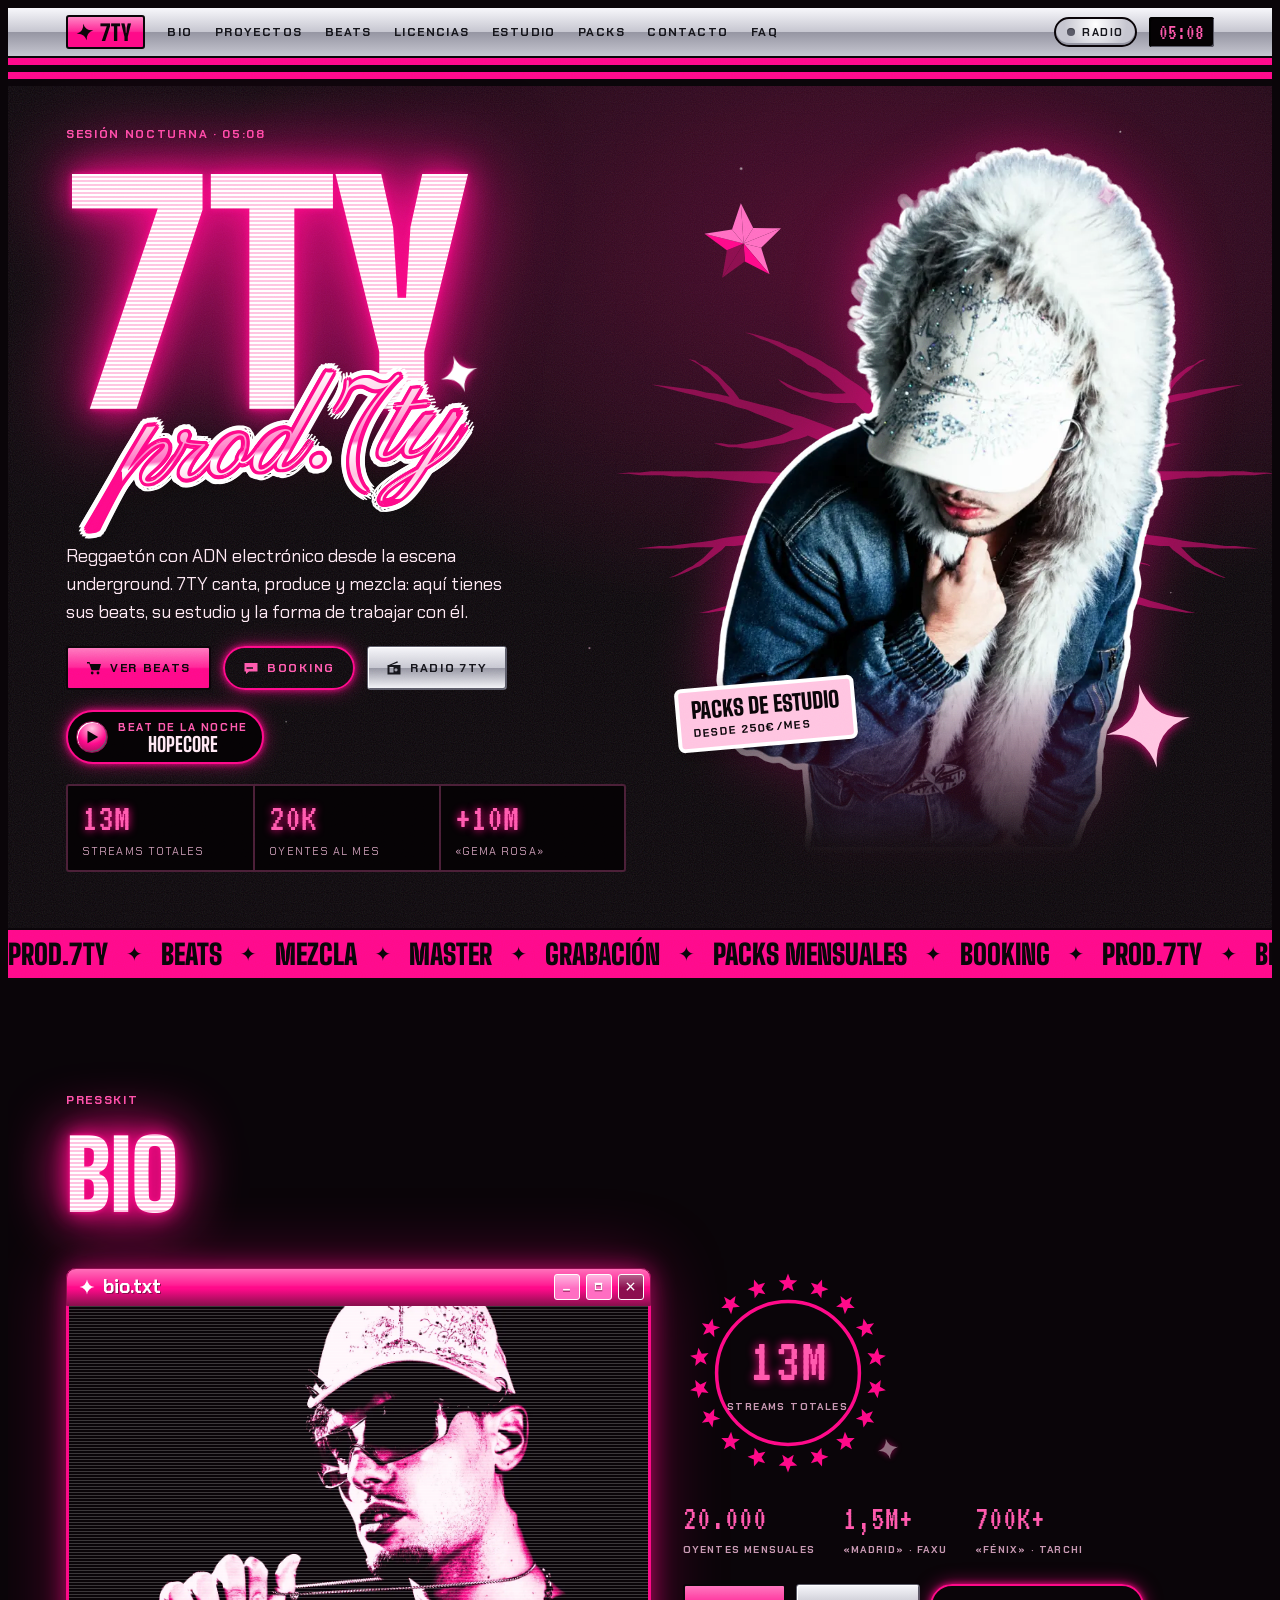
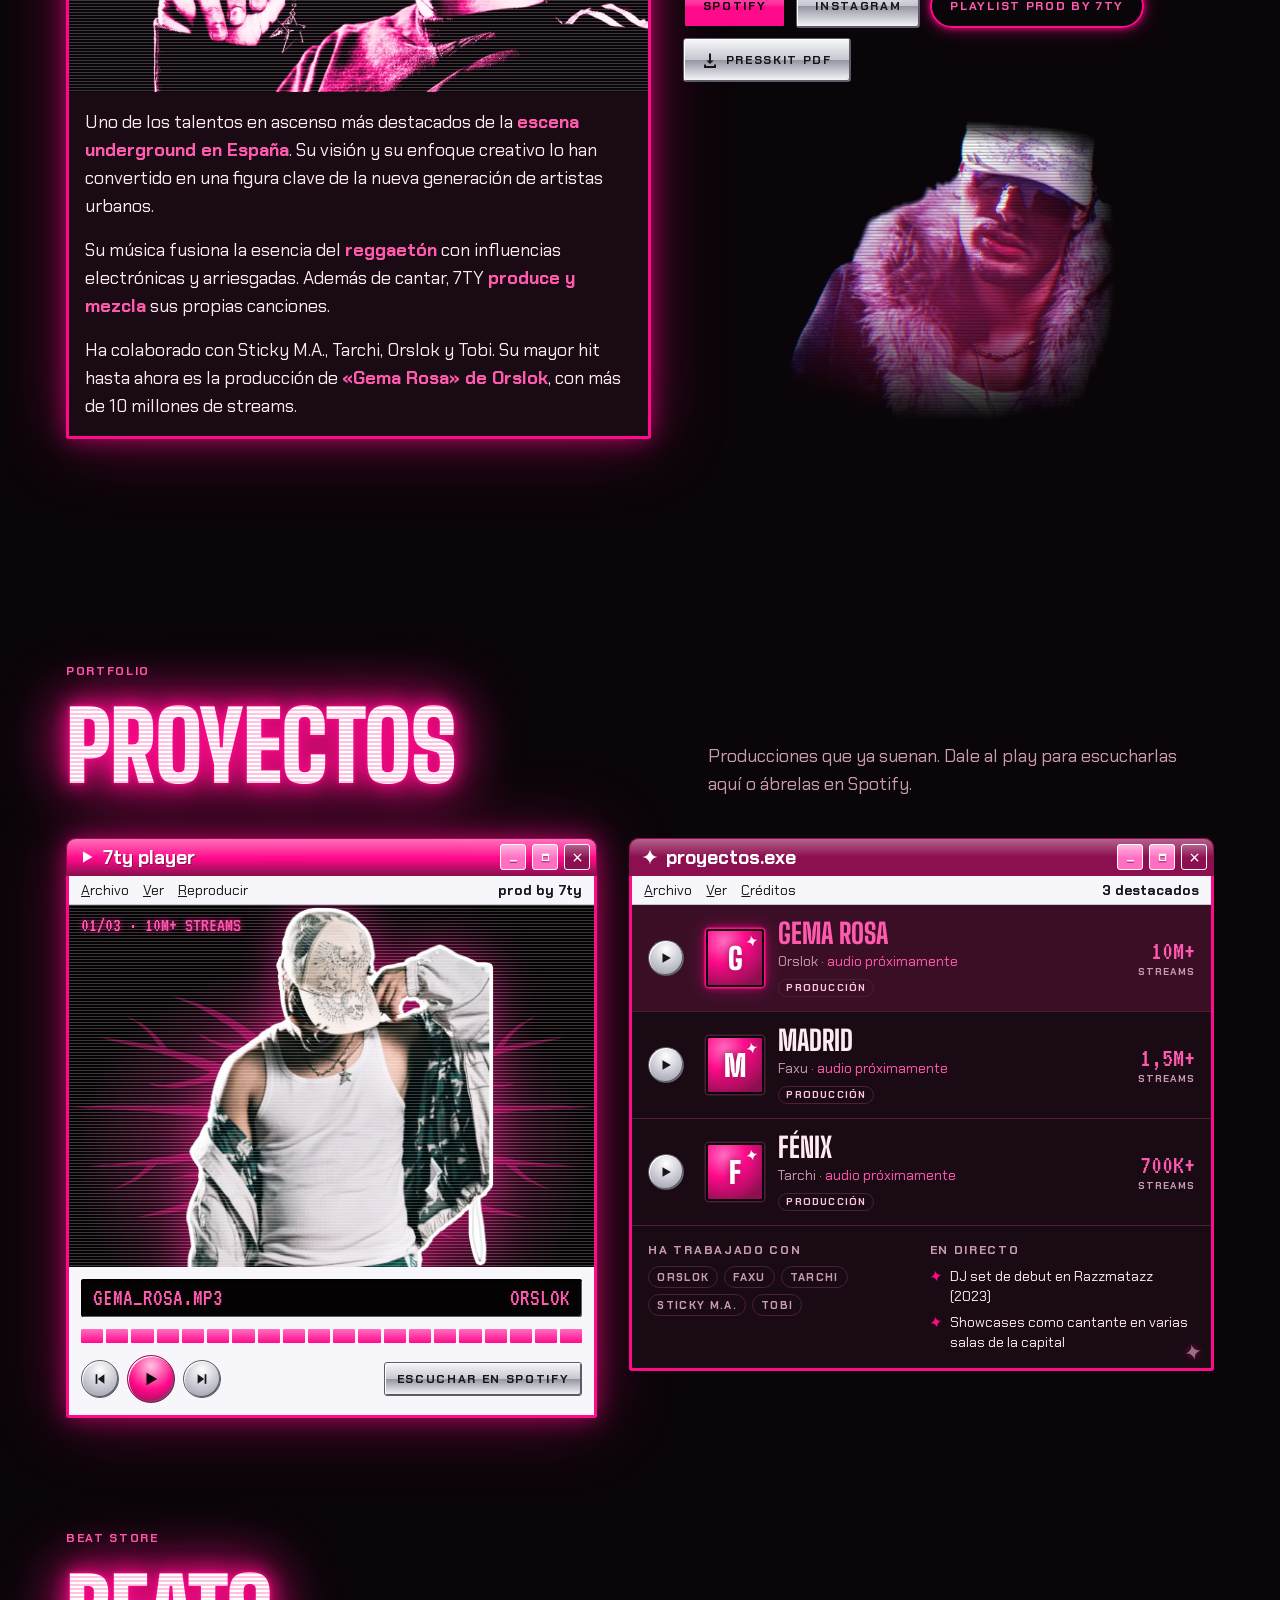
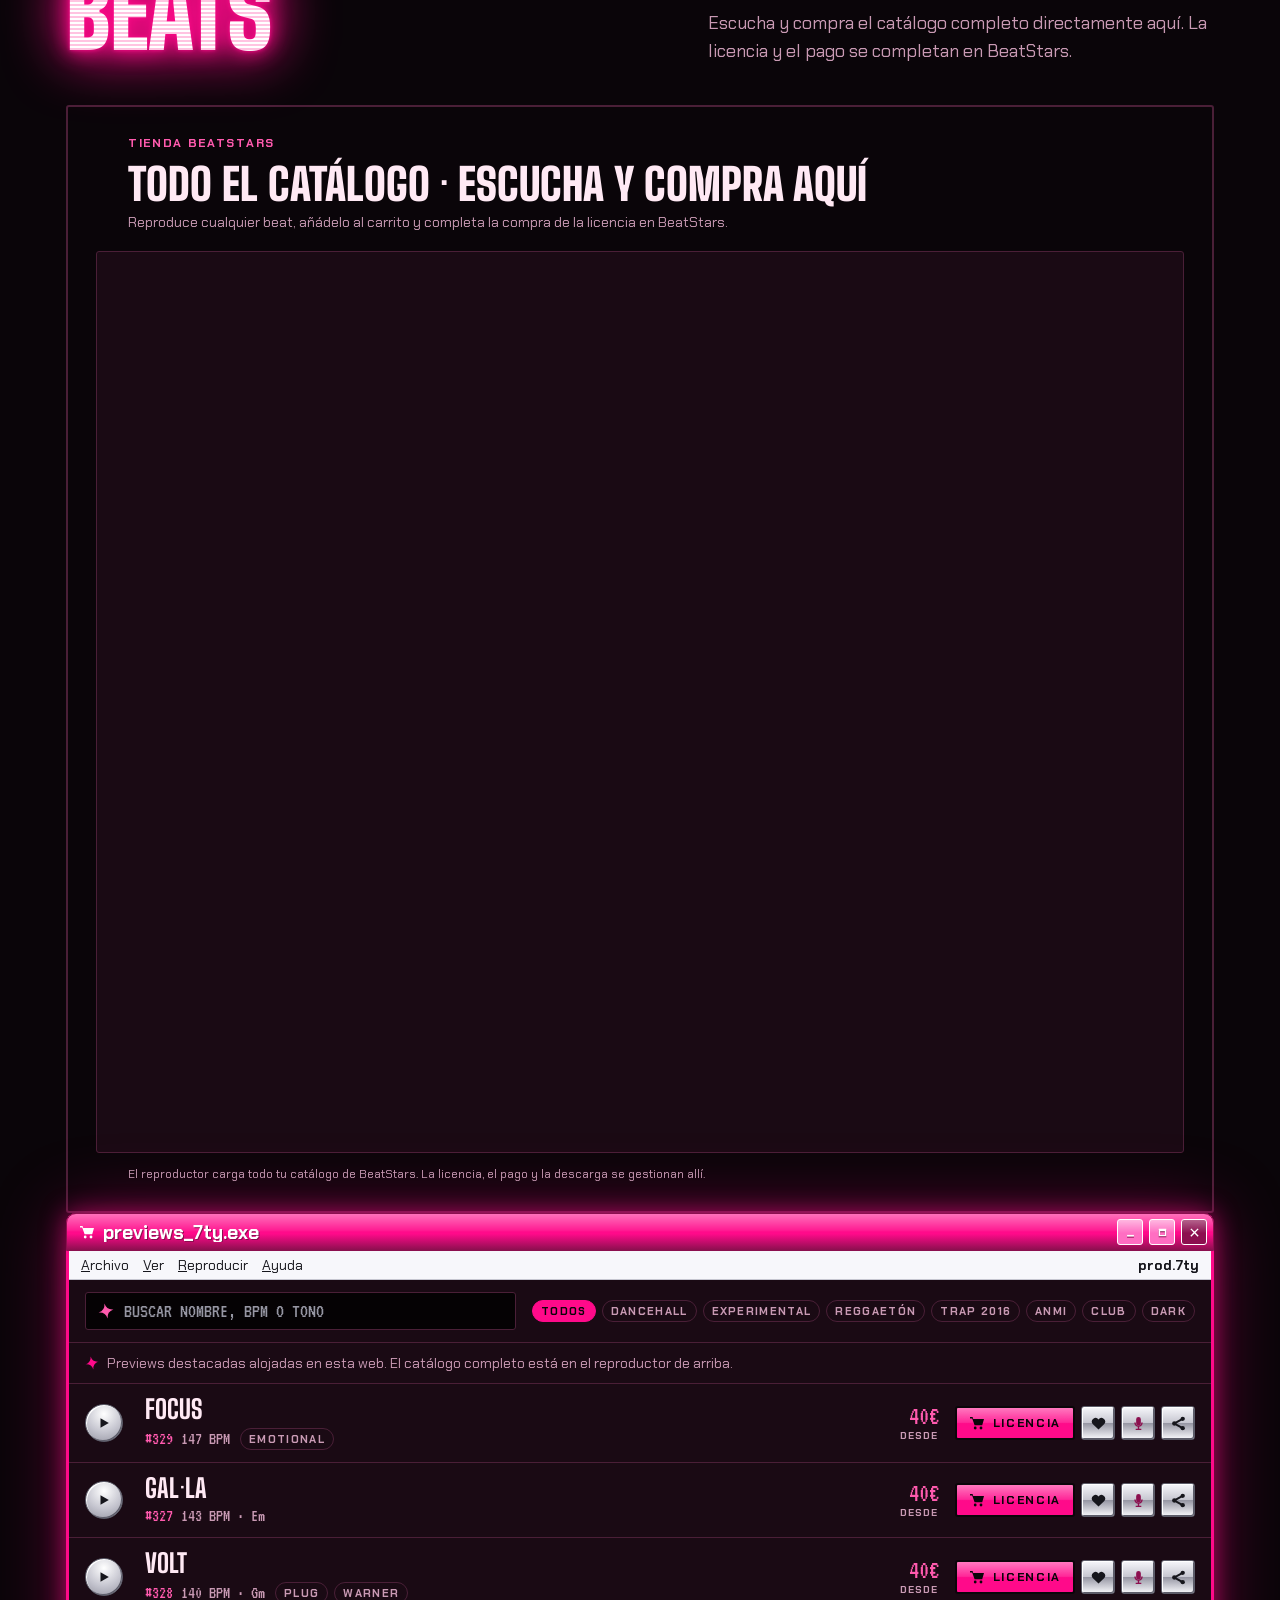
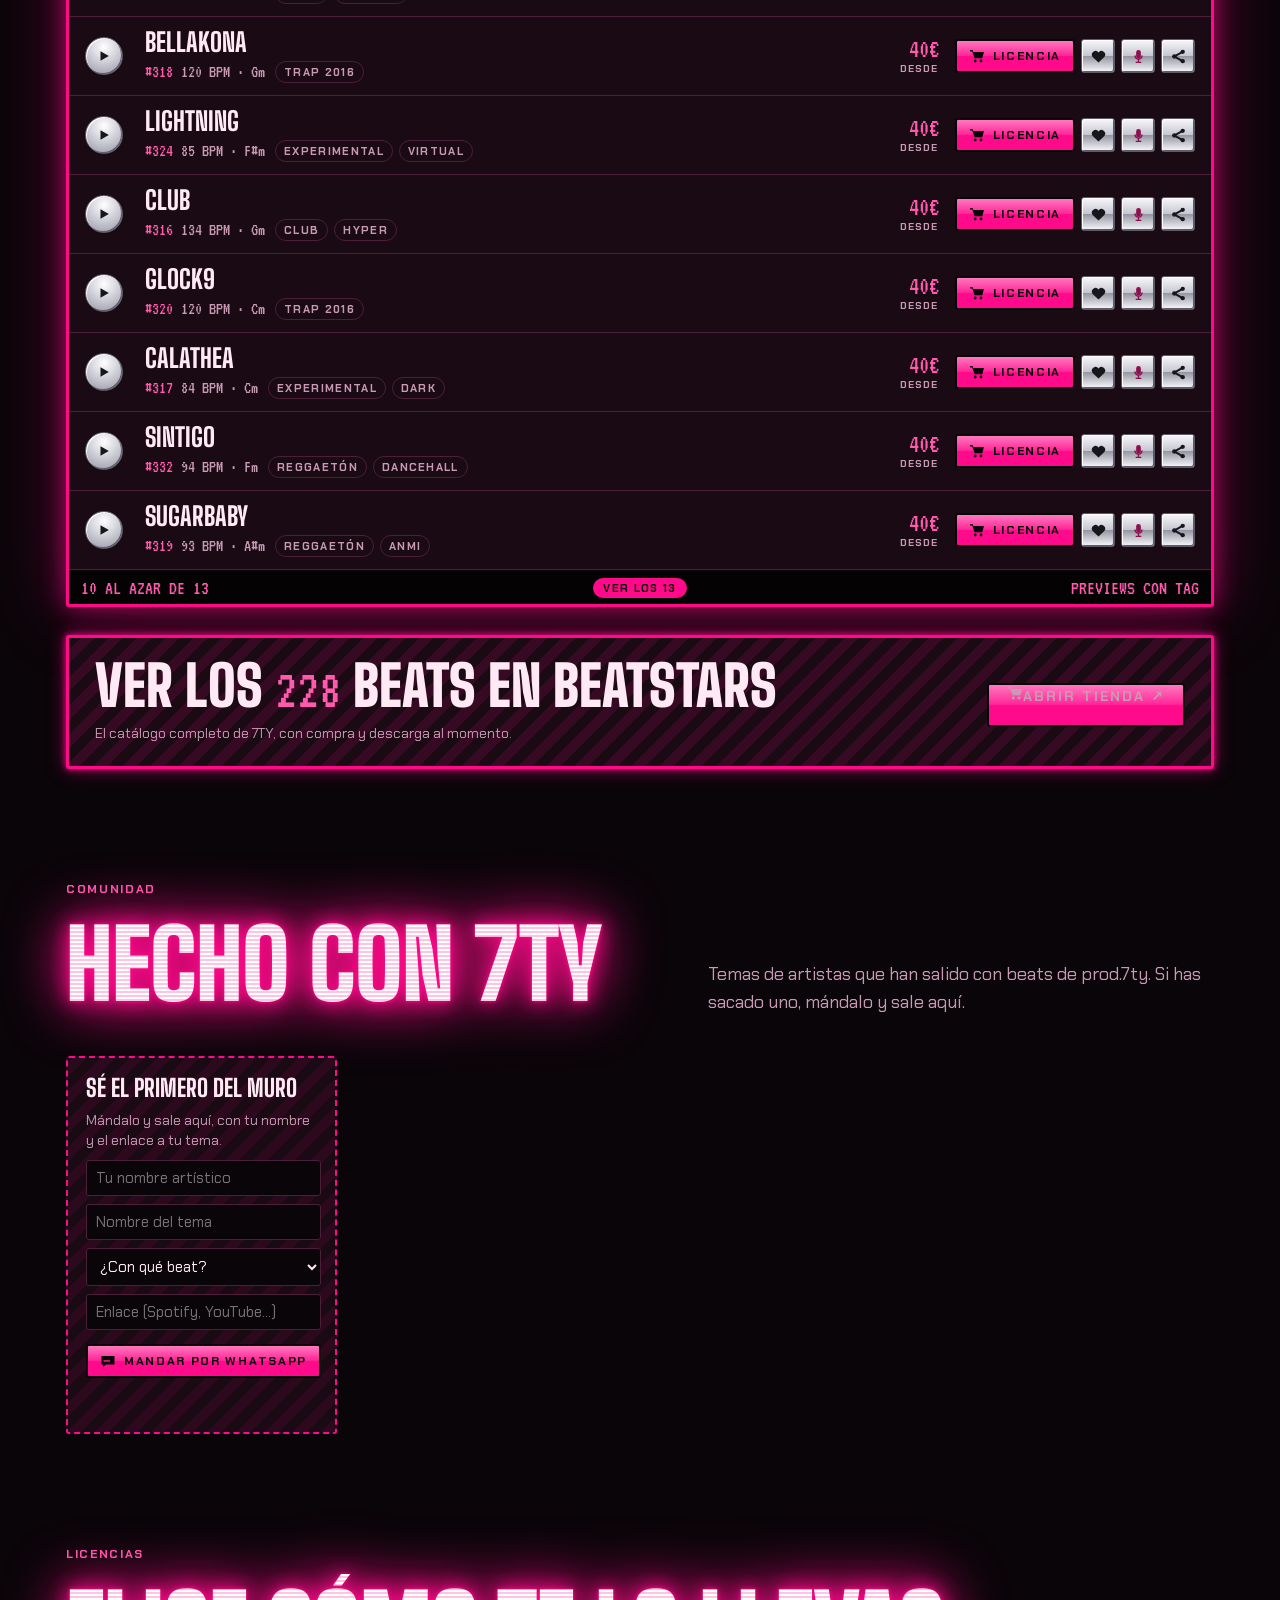
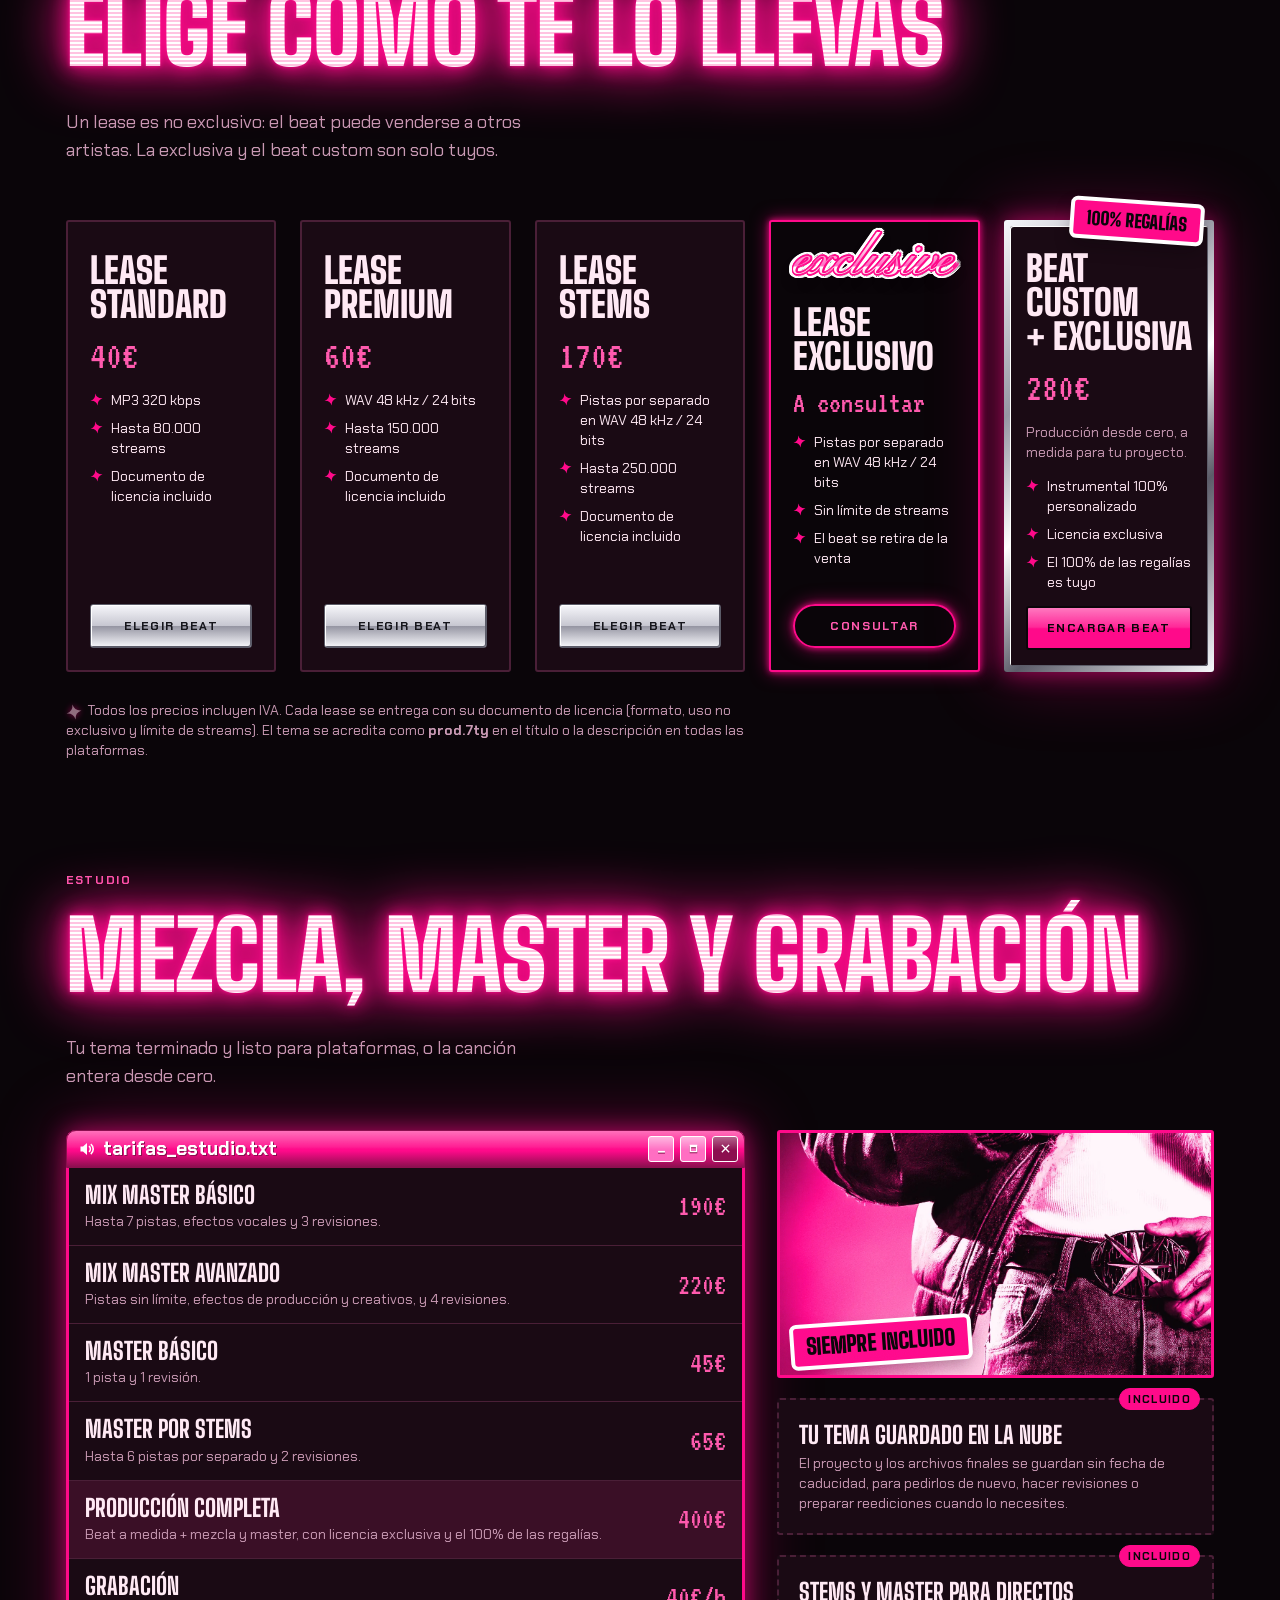
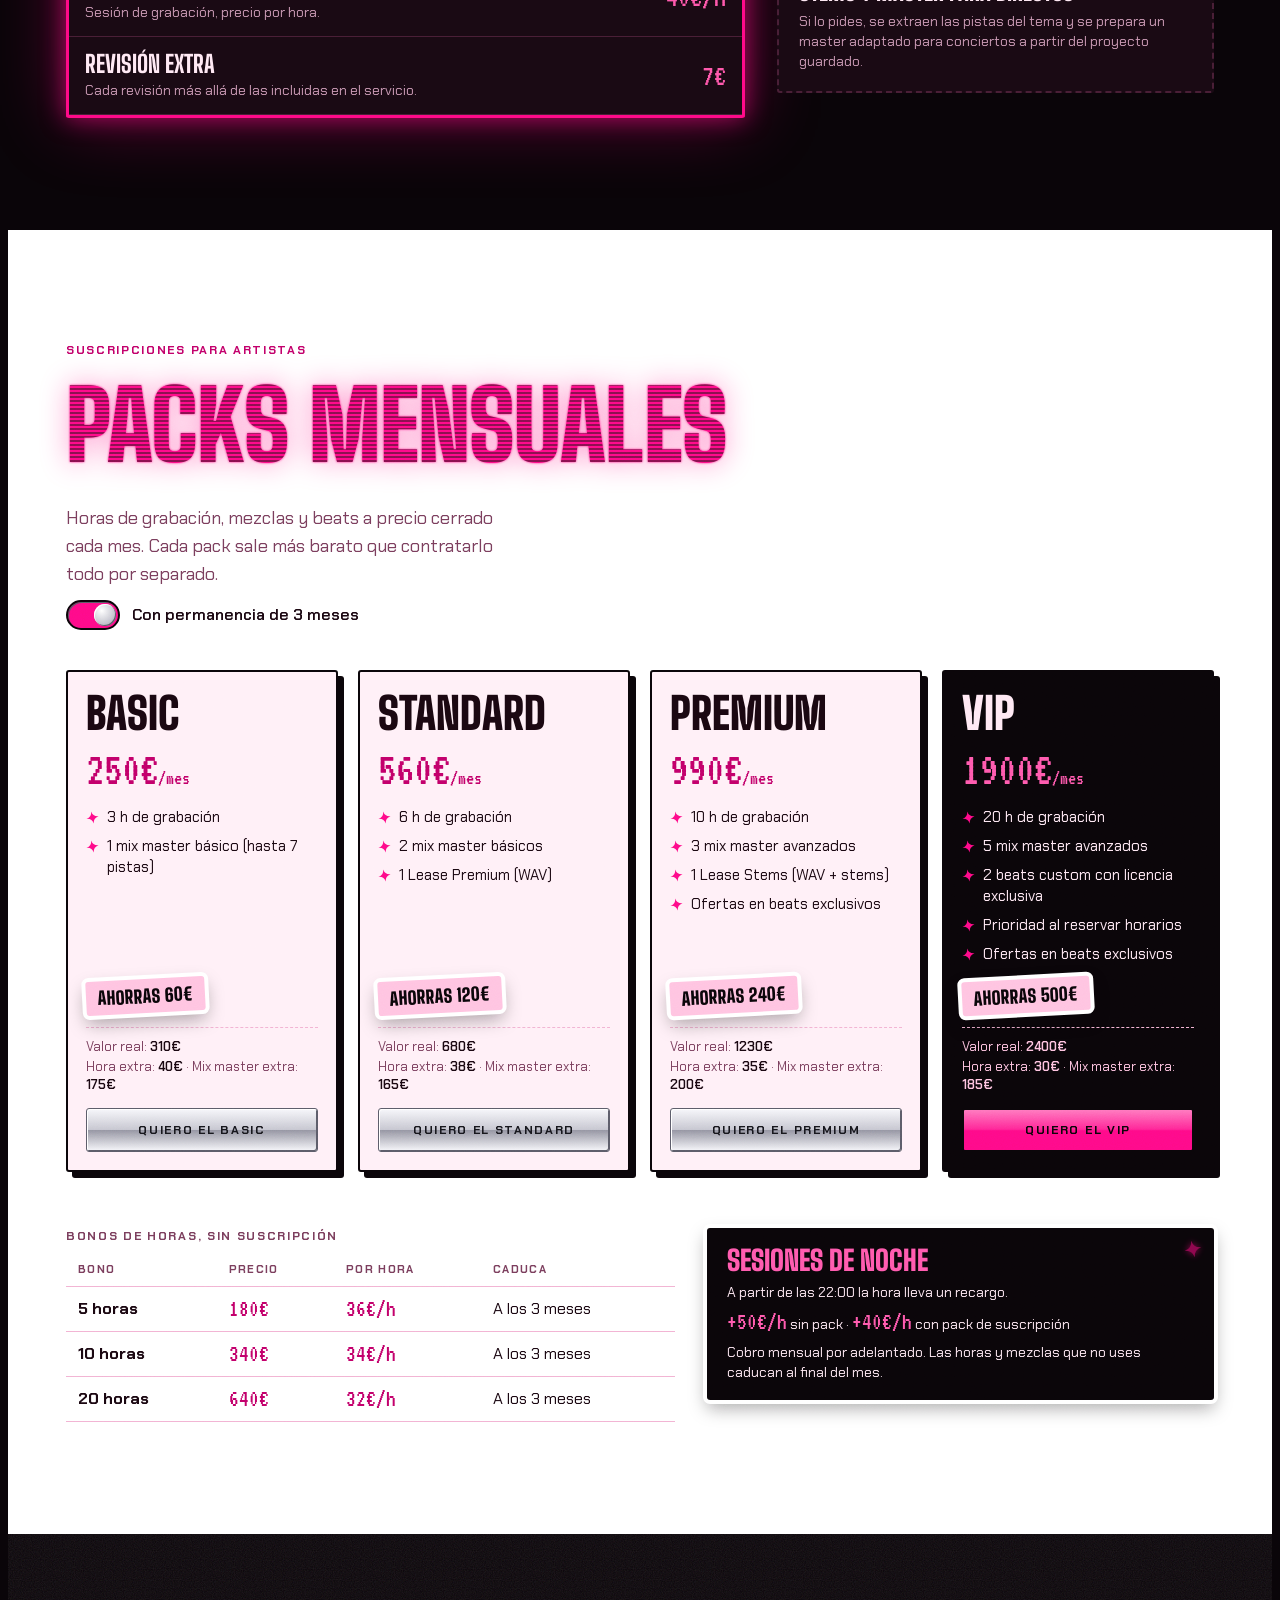
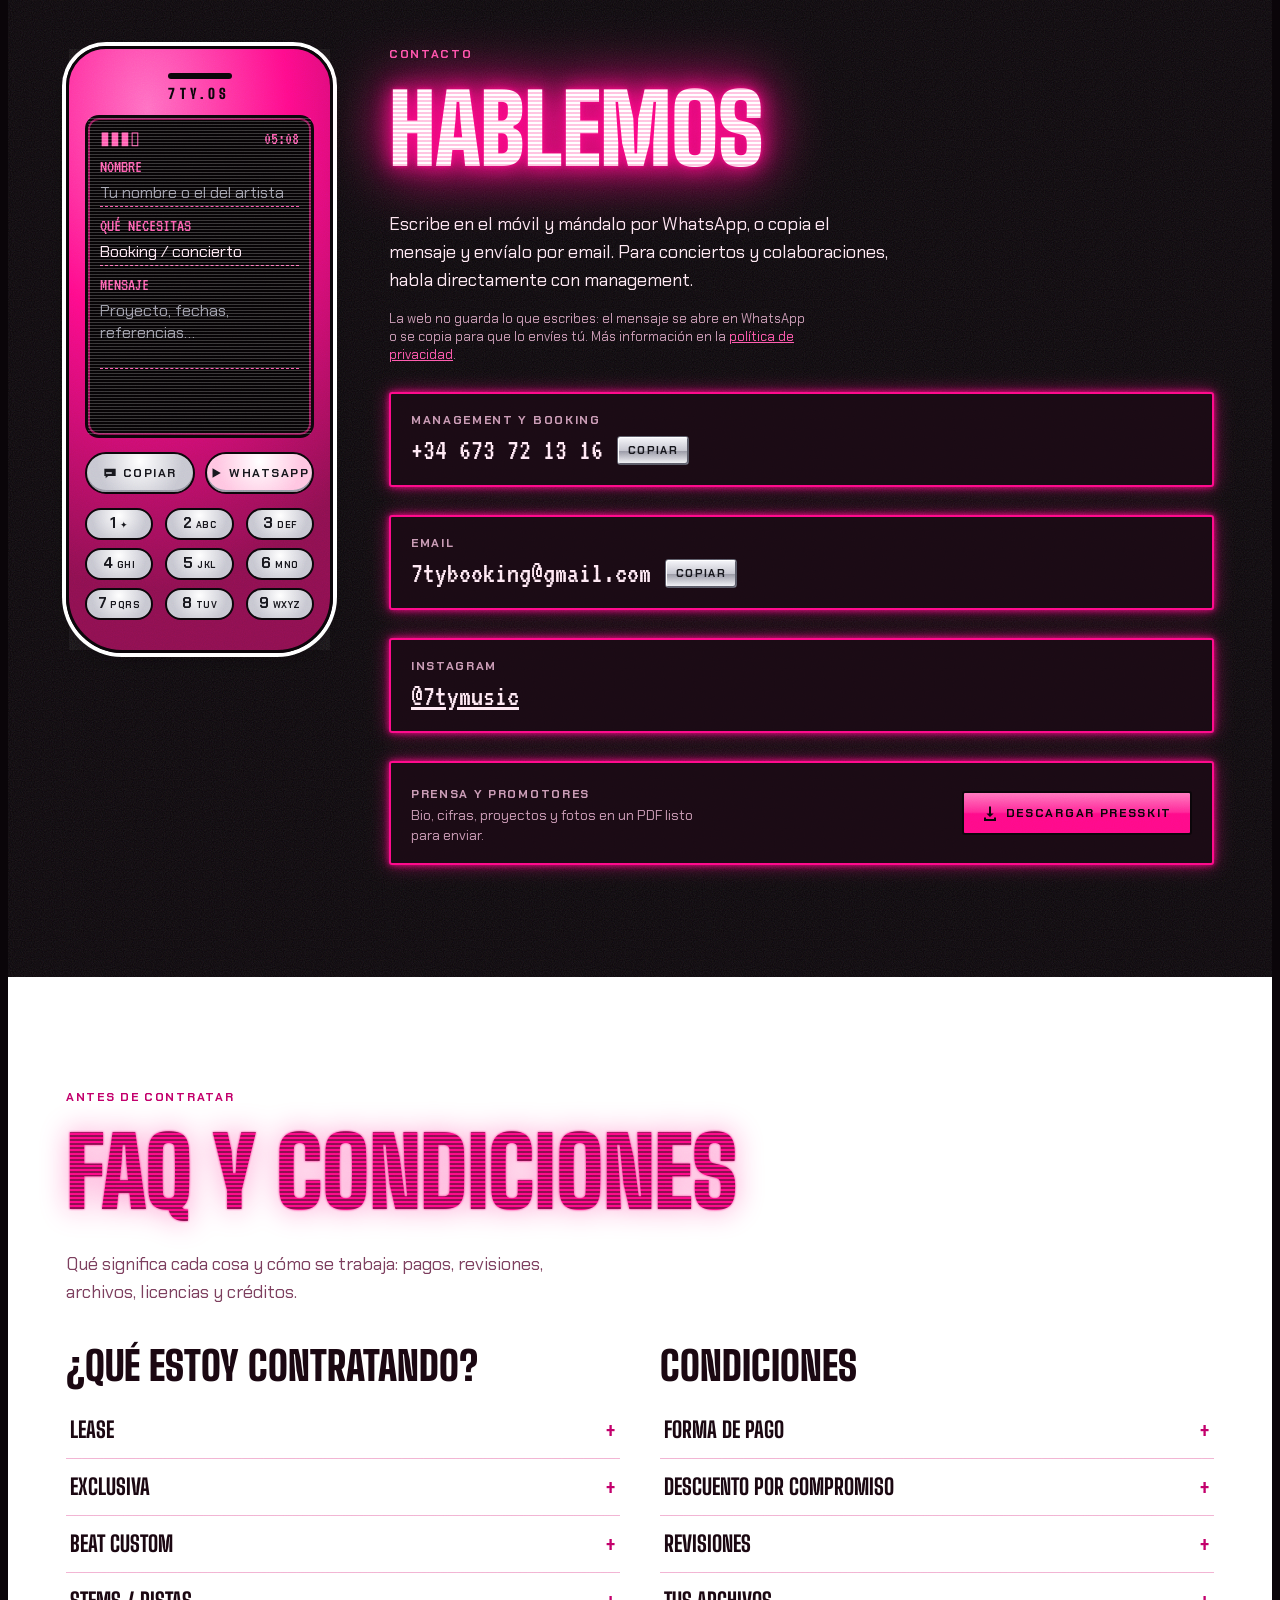
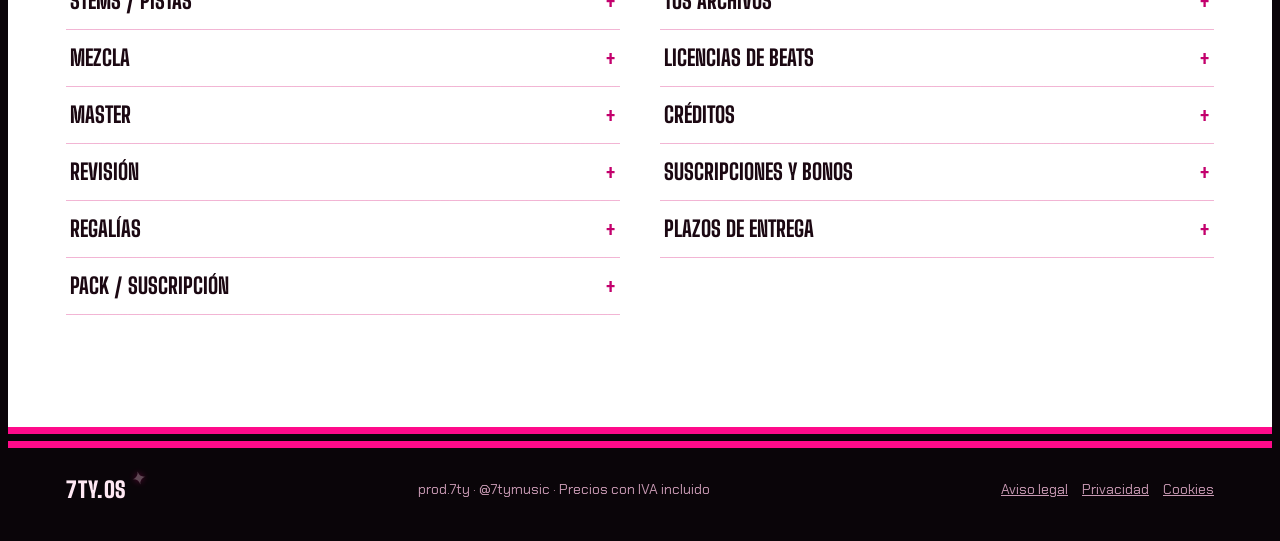
<file: index.html>
<!doctype html>
<html lang="es">
<head>
<meta charset="utf-8">
<meta name="viewport" content="width=device-width, initial-scale=1, viewport-fit=cover">
<title>7TY · Artista, productor y beats</title>
<meta name="description" content="7TY: artista y productor de la escena urbana underground. Beats con licencia, mezcla, master, grabación y packs mensuales para artistas.">
<meta name="theme-color" content="#0a0509">
<meta property="og:type" content="website">
<meta property="og:title" content="7TY · Artista, productor y beats">
<meta property="og:description" content="Beats, mezcla, master y grabación. prod.7ty">
<meta property="og:image" content="https://7tymusic.com/assets/img/og-7ty.jpg">
<meta property="og:url" content="https://7tymusic.com/">
<meta property="og:locale" content="es_ES">
<link rel="canonical" href="https://7tymusic.com/">
<script type="application/ld+json">{"@context":"https://schema.org","@type":"MusicGroup","name":"7TY","alternateName":"prod.7ty","url":"https://7tymusic.com/","image":"https://7tymusic.com/assets/img/og-7ty.jpg","genre":["Reggaetón","Música urbana","Electrónica"],"description":"Artista y productor de la escena urbana underground: beats con licencia, mezcla, master, grabación y packs mensuales.","sameAs":["https://open.spotify.com/artist/0syuG924XwRhbzVZWYA7D1","https://www.instagram.com/7tymusic","https://www.beatstars.com/prod7ty"]}</script>
<meta name="twitter:card" content="summary_large_image">
<link rel="icon" href="assets/img/favicon.svg" type="image/svg+xml">
<link rel="preload" href="assets/fonts/big-shoulders-display-latin-900-normal.woff2" as="font" type="font/woff2" crossorigin>
<link rel="stylesheet" href="assets/css/site.css">
</head>
<body>
<svg width="0" height="0" style="position:absolute" aria-hidden="true">
  <defs>
    <symbol id="s-wings" viewBox="0 0 600 300"><g><path d="M314 136 L315 133 L315 129 L316 125 L317 121 L318 117 L318 114 L319 110 L320 106 L322 103 L323 99 L324 96 L326 92 L327 89 L329 85 L331 82 L333 79 L335 76 L337 72 L340 69 L342 67 L345 64 L348 61 L350 58 L353 56 L356 54 L360 51 L363 49 L366 47 L366 47 L363 49 L359 50 L355 52 L352 54 L349 56 L345 58 L342 61 L339 63 L336 66 L333 69 L330 72 L328 75 L325 78 L323 81 L320 85 L318 88 L316 92 L314 96 L312 99 L311 103 L309 107 L308 111 L306 114 L305 118 L304 122 L303 126 L302 130 L301 134Z M316 145 L319 140 L323 134 L327 129 L330 123 L334 118 L338 113 L342 107 L346 102 L351 97 L355 92 L359 87 L364 83 L369 78 L373 73 L378 69 L383 65 L388 60 L394 56 L399 52 L405 49 L410 45 L416 42 L422 38 L428 35 L434 32 L440 30 L446 27 L452 25 L452 25 L446 26 L439 28 L433 30 L426 32 L420 35 L413 37 L407 40 L401 43 L395 46 L389 50 L383 53 L378 57 L372 61 L366 65 L361 69 L356 74 L350 78 L345 83 L340 88 L335 92 L330 97 L326 102 L321 107 L317 113 L312 118 L308 123 L304 129 L299 134Z M364 78 L369 78 L374 78 L379 78 L384 78 L388 77 L393 76 L398 75 L402 74 L407 72 L411 70 L416 68 L420 66 L424 63 L427 60 L427 60 L423 62 L419 64 L415 66 L410 68 L406 69 L402 70 L397 70 L393 71 L388 71 L383 71 L379 71 L374 70 L370 70 L365 69Z M313 153 L319 148 L326 144 L333 140 L340 136 L347 132 L354 128 L362 124 L369 120 L376 116 L383 112 L390 109 L398 105 L405 102 L413 98 L420 95 L428 92 L435 89 L443 86 L450 83 L458 81 L466 78 L474 76 L482 74 L490 72 L498 70 L506 68 L514 66 L522 64 L522 64 L513 65 L505 66 L497 67 L489 68 L481 70 L473 71 L464 73 L456 75 L448 77 L440 79 L432 81 L424 83 L417 86 L409 88 L401 91 L393 94 L385 97 L378 100 L370 103 L362 107 L355 110 L347 113 L340 117 L332 120 L325 124 L317 128 L310 132 L303 135Z M401 100 L406 103 L412 105 L417 106 L423 108 L429 109 L435 110 L440 111 L446 112 L452 112 L458 111 L464 111 L469 110 L475 108 L480 107 L480 107 L475 108 L469 108 L464 109 L458 109 L452 108 L447 107 L441 106 L436 105 L431 104 L425 102 L420 100 L415 97 L410 95 L405 92Z M460 79 L462 75 L465 71 L468 67 L471 63 L474 60 L478 56 L482 53 L485 50 L490 47 L494 45 L494 45 L489 46 L485 49 L480 51 L476 54 L472 57 L468 61 L465 64 L461 68 L458 72 L455 76Z M309 157 L317 156 L326 154 L334 153 L343 151 L351 150 L360 149 L368 147 L377 146 L385 145 L394 144 L402 142 L411 141 L419 140 L428 139 L436 138 L445 138 L453 137 L462 136 L470 135 L479 134 L488 134 L496 133 L505 133 L513 132 L522 132 L530 132 L539 131 L548 131 L548 131 L539 130 L530 130 L522 129 L513 129 L505 129 L496 129 L487 129 L479 129 L470 129 L461 129 L453 129 L444 129 L436 129 L427 130 L418 130 L410 131 L401 131 L392 132 L384 132 L375 133 L366 133 L358 134 L349 135 L341 136 L332 137 L323 137 L315 138 L306 139Z M305 161 L313 162 L321 164 L329 166 L337 167 L345 169 L354 170 L362 172 L370 173 L378 175 L386 176 L394 177 L402 178 L410 179 L418 180 L426 181 L435 182 L443 183 L451 184 L459 185 L467 185 L475 186 L484 186 L492 186 L500 187 L508 187 L516 187 L524 187 L533 187 L533 187 L524 186 L516 185 L508 185 L500 184 L492 183 L484 182 L476 181 L468 179 L460 178 L452 177 L444 175 L436 174 L428 172 L420 171 L412 169 L404 168 L396 166 L388 164 L380 162 L372 160 L365 158 L357 156 L349 154 L341 152 L333 150 L325 148 L318 146 L310 143Z M465 184 L469 188 L473 191 L477 194 L481 197 L485 200 L490 202 L494 204 L499 206 L504 208 L509 209 L509 209 L504 207 L500 205 L495 202 L491 200 L487 197 L483 194 L480 191 L476 187 L473 184 L470 180Z M302 164 L308 168 L314 172 L320 176 L326 179 L332 183 L338 187 L344 190 L351 194 L357 197 L364 200 L370 203 L377 206 L383 209 L390 212 L396 215 L403 217 L410 220 L417 222 L424 224 L430 226 L437 228 L444 229 L451 231 L458 232 L465 233 L472 234 L479 235 L486 235 L486 235 L480 234 L473 232 L466 230 L459 228 L452 226 L446 224 L439 222 L432 220 L426 217 L420 214 L413 212 L407 209 L401 206 L394 202 L388 199 L382 196 L376 192 L370 189 L364 185 L358 181 L353 177 L347 173 L341 169 L336 165 L330 161 L324 157 L319 152 L313 148Z M387 208 L392 206 L396 205 L401 203 L405 201 L410 200 L414 199 L419 198 L424 198 L429 197 L434 197 L438 197 L443 198 L448 199 L453 200 L453 200 L448 198 L443 197 L439 195 L434 194 L429 194 L424 193 L419 193 L414 194 L409 194 L403 195 L399 196 L394 197 L389 198 L384 200Z M300 165 L303 169 L306 174 L309 179 L312 183 L316 188 L319 192 L323 196 L326 200 L330 205 L334 209 L338 213 L342 216 L346 220 L351 224 L355 227 L359 230 L364 234 L369 237 L373 239 L378 242 L383 244 L388 247 L393 249 L399 251 L404 252 L409 254 L414 255 L420 256 L420 256 L415 254 L410 252 L405 250 L400 248 L395 245 L390 243 L386 240 L381 237 L377 234 L373 231 L369 227 L365 224 L361 220 L357 217 L353 213 L350 209 L346 205 L343 201 L340 197 L337 192 L334 188 L331 184 L328 179 L325 175 L323 170 L320 165 L318 161 L315 156Z M350 221 L354 220 L357 220 L361 220 L365 220 L368 220 L372 220 L376 221 L379 221 L383 222 L386 223 L390 224 L393 226 L396 228 L400 230 L400 230 L397 227 L394 225 L391 222 L387 220 L384 219 L380 217 L377 216 L373 215 L369 214 L365 213 L361 213 L357 212 L353 212 L350 212Z M301 165 L301 169 L302 173 L303 176 L304 180 L305 184 L306 187 L307 191 L308 194 L309 198 L311 201 L312 205 L314 208 L316 212 L318 215 L320 218 L322 221 L325 224 L327 227 L330 229 L332 232 L335 234 L338 237 L341 239 L344 241 L347 243 L351 244 L354 246 L357 247 L357 247 L354 245 L351 243 L348 241 L346 239 L343 237 L340 234 L338 232 L336 229 L334 226 L332 223 L330 220 L328 217 L326 214 L325 211 L323 208 L322 205 L321 202 L320 198 L319 195 L318 192 L317 188 L317 185 L316 181 L316 178 L315 174 L315 171 L315 167 L315 164Z"/></g><g transform="translate(600 0) scale(-1 1)"><path d="M314 136 L315 133 L315 129 L316 125 L317 121 L318 117 L318 114 L319 110 L320 106 L322 103 L323 99 L324 96 L326 92 L327 89 L329 85 L331 82 L333 79 L335 76 L337 72 L340 69 L342 67 L345 64 L348 61 L350 58 L353 56 L356 54 L360 51 L363 49 L366 47 L366 47 L363 49 L359 50 L355 52 L352 54 L349 56 L345 58 L342 61 L339 63 L336 66 L333 69 L330 72 L328 75 L325 78 L323 81 L320 85 L318 88 L316 92 L314 96 L312 99 L311 103 L309 107 L308 111 L306 114 L305 118 L304 122 L303 126 L302 130 L301 134Z M316 145 L319 140 L323 134 L327 129 L330 123 L334 118 L338 113 L342 107 L346 102 L351 97 L355 92 L359 87 L364 83 L369 78 L373 73 L378 69 L383 65 L388 60 L394 56 L399 52 L405 49 L410 45 L416 42 L422 38 L428 35 L434 32 L440 30 L446 27 L452 25 L452 25 L446 26 L439 28 L433 30 L426 32 L420 35 L413 37 L407 40 L401 43 L395 46 L389 50 L383 53 L378 57 L372 61 L366 65 L361 69 L356 74 L350 78 L345 83 L340 88 L335 92 L330 97 L326 102 L321 107 L317 113 L312 118 L308 123 L304 129 L299 134Z M364 78 L369 78 L374 78 L379 78 L384 78 L388 77 L393 76 L398 75 L402 74 L407 72 L411 70 L416 68 L420 66 L424 63 L427 60 L427 60 L423 62 L419 64 L415 66 L410 68 L406 69 L402 70 L397 70 L393 71 L388 71 L383 71 L379 71 L374 70 L370 70 L365 69Z M313 153 L319 148 L326 144 L333 140 L340 136 L347 132 L354 128 L362 124 L369 120 L376 116 L383 112 L390 109 L398 105 L405 102 L413 98 L420 95 L428 92 L435 89 L443 86 L450 83 L458 81 L466 78 L474 76 L482 74 L490 72 L498 70 L506 68 L514 66 L522 64 L522 64 L513 65 L505 66 L497 67 L489 68 L481 70 L473 71 L464 73 L456 75 L448 77 L440 79 L432 81 L424 83 L417 86 L409 88 L401 91 L393 94 L385 97 L378 100 L370 103 L362 107 L355 110 L347 113 L340 117 L332 120 L325 124 L317 128 L310 132 L303 135Z M401 100 L406 103 L412 105 L417 106 L423 108 L429 109 L435 110 L440 111 L446 112 L452 112 L458 111 L464 111 L469 110 L475 108 L480 107 L480 107 L475 108 L469 108 L464 109 L458 109 L452 108 L447 107 L441 106 L436 105 L431 104 L425 102 L420 100 L415 97 L410 95 L405 92Z M460 79 L462 75 L465 71 L468 67 L471 63 L474 60 L478 56 L482 53 L485 50 L490 47 L494 45 L494 45 L489 46 L485 49 L480 51 L476 54 L472 57 L468 61 L465 64 L461 68 L458 72 L455 76Z M309 157 L317 156 L326 154 L334 153 L343 151 L351 150 L360 149 L368 147 L377 146 L385 145 L394 144 L402 142 L411 141 L419 140 L428 139 L436 138 L445 138 L453 137 L462 136 L470 135 L479 134 L488 134 L496 133 L505 133 L513 132 L522 132 L530 132 L539 131 L548 131 L548 131 L539 130 L530 130 L522 129 L513 129 L505 129 L496 129 L487 129 L479 129 L470 129 L461 129 L453 129 L444 129 L436 129 L427 130 L418 130 L410 131 L401 131 L392 132 L384 132 L375 133 L366 133 L358 134 L349 135 L341 136 L332 137 L323 137 L315 138 L306 139Z M305 161 L313 162 L321 164 L329 166 L337 167 L345 169 L354 170 L362 172 L370 173 L378 175 L386 176 L394 177 L402 178 L410 179 L418 180 L426 181 L435 182 L443 183 L451 184 L459 185 L467 185 L475 186 L484 186 L492 186 L500 187 L508 187 L516 187 L524 187 L533 187 L533 187 L524 186 L516 185 L508 185 L500 184 L492 183 L484 182 L476 181 L468 179 L460 178 L452 177 L444 175 L436 174 L428 172 L420 171 L412 169 L404 168 L396 166 L388 164 L380 162 L372 160 L365 158 L357 156 L349 154 L341 152 L333 150 L325 148 L318 146 L310 143Z M465 184 L469 188 L473 191 L477 194 L481 197 L485 200 L490 202 L494 204 L499 206 L504 208 L509 209 L509 209 L504 207 L500 205 L495 202 L491 200 L487 197 L483 194 L480 191 L476 187 L473 184 L470 180Z M302 164 L308 168 L314 172 L320 176 L326 179 L332 183 L338 187 L344 190 L351 194 L357 197 L364 200 L370 203 L377 206 L383 209 L390 212 L396 215 L403 217 L410 220 L417 222 L424 224 L430 226 L437 228 L444 229 L451 231 L458 232 L465 233 L472 234 L479 235 L486 235 L486 235 L480 234 L473 232 L466 230 L459 228 L452 226 L446 224 L439 222 L432 220 L426 217 L420 214 L413 212 L407 209 L401 206 L394 202 L388 199 L382 196 L376 192 L370 189 L364 185 L358 181 L353 177 L347 173 L341 169 L336 165 L330 161 L324 157 L319 152 L313 148Z M387 208 L392 206 L396 205 L401 203 L405 201 L410 200 L414 199 L419 198 L424 198 L429 197 L434 197 L438 197 L443 198 L448 199 L453 200 L453 200 L448 198 L443 197 L439 195 L434 194 L429 194 L424 193 L419 193 L414 194 L409 194 L403 195 L399 196 L394 197 L389 198 L384 200Z M300 165 L303 169 L306 174 L309 179 L312 183 L316 188 L319 192 L323 196 L326 200 L330 205 L334 209 L338 213 L342 216 L346 220 L351 224 L355 227 L359 230 L364 234 L369 237 L373 239 L378 242 L383 244 L388 247 L393 249 L399 251 L404 252 L409 254 L414 255 L420 256 L420 256 L415 254 L410 252 L405 250 L400 248 L395 245 L390 243 L386 240 L381 237 L377 234 L373 231 L369 227 L365 224 L361 220 L357 217 L353 213 L350 209 L346 205 L343 201 L340 197 L337 192 L334 188 L331 184 L328 179 L325 175 L323 170 L320 165 L318 161 L315 156Z M350 221 L354 220 L357 220 L361 220 L365 220 L368 220 L372 220 L376 221 L379 221 L383 222 L386 223 L390 224 L393 226 L396 228 L400 230 L400 230 L397 227 L394 225 L391 222 L387 220 L384 219 L380 217 L377 216 L373 215 L369 214 L365 213 L361 213 L357 212 L353 212 L350 212Z M301 165 L301 169 L302 173 L303 176 L304 180 L305 184 L306 187 L307 191 L308 194 L309 198 L311 201 L312 205 L314 208 L316 212 L318 215 L320 218 L322 221 L325 224 L327 227 L330 229 L332 232 L335 234 L338 237 L341 239 L344 241 L347 243 L351 244 L354 246 L357 247 L357 247 L354 245 L351 243 L348 241 L346 239 L343 237 L340 234 L338 232 L336 229 L334 226 L332 223 L330 220 L328 217 L326 214 L325 211 L323 208 L322 205 L321 202 L320 198 L319 195 L318 192 L317 188 L317 185 L316 181 L316 178 L315 174 L315 171 L315 167 L315 164Z"/></g><g stroke="none"><path d="M300 126 L313 150 L300 174 L287 150Z"/><path d="M313 140 L312 137 L311 135 L311 132 L310 130 L310 127 L309 125 L309 122 L308 120 L308 117 L307 115 L307 112 L306 110 L306 107 L305 105 L305 102 L304 100 L304 97 L303 95 L303 92 L302 90 L302 87 L302 85 L301 82 L301 80 L300 77 L300 75 L300 72 L300 70 L300 70 L299 72 L299 75 L299 77 L298 80 L298 82 L298 85 L297 87 L297 90 L296 92 L296 95 L295 97 L295 100 L294 102 L294 105 L293 107 L293 110 L292 112 L292 115 L291 117 L291 120 L290 122 L290 125 L289 127 L289 130 L288 132 L288 135 L287 137 L287 140Z"/><path d="M287 160 L287 162 L288 163 L288 165 L289 167 L289 169 L290 171 L290 173 L291 175 L291 177 L292 179 L292 181 L293 183 L293 185 L294 187 L294 189 L295 191 L295 193 L296 195 L296 197 L297 199 L297 201 L298 203 L298 205 L298 207 L299 209 L299 211 L299 213 L300 215 L300 215 L300 213 L300 211 L300 209 L301 207 L301 205 L302 203 L302 201 L302 199 L303 197 L303 195 L304 193 L304 191 L305 189 L305 187 L306 185 L306 183 L307 181 L307 179 L308 177 L308 175 L309 173 L309 171 L310 169 L310 167 L311 165 L311 163 L312 162 L313 160Z"/></g></symbol>
    <symbol id="s-spark" viewBox="0 0 200 200"><path d="M192.9 80.2 Q111.7 107.6 119.8 192.9 Q92.4 111.7 7.1 119.8 Q88.3 92.4 80.2 7.1 Q107.6 88.3 192.9 80.2Z"/></symbol>
    <symbol id="s-star" viewBox="0 0 200 200"><path d="M100.0 4.0 123.5 67.6 191.3 70.3 138.0 112.4 156.4 177.7 100.0 140.0 43.6 177.7 62.0 112.4 8.7 70.3 76.5 67.6Z"/></symbol>
    <symbol id="s-foil" viewBox="0 0 200 200"><path fill="#ff6ec2" d="M100 106L116.7 11.5L130.9 76.1Z"/><path fill="#ff6ec2" d="M100 106L130.9 76.1L195.1 92.6Z"/><path fill="#ff6ec2" d="M100 106L195.1 92.6L138.0 126.2Z"/><path fill="#ff6ec2" d="M100 106L138.0 126.2L142.1 192.3Z"/><path fill="#ff0a8a" d="M100 106L142.1 192.3L92.5 148.3Z"/><path fill="#8c0f4f" d="M100 106L92.5 148.3L30.9 172.7Z"/><path fill="#8c0f4f" d="M100 106L30.9 172.7L57.4 112.0Z"/><path fill="#ff0a8a" d="M100 106L57.4 112.0L15.2 60.9Z"/><path fill="#ff6ec2" d="M100 106L15.2 60.9L81.2 67.4Z"/><path fill="#ff6ec2" d="M100 106L81.2 67.4L116.7 11.5Z"/></symbol>
    <symbol id="i-play" viewBox="0 0 16 16"><path d="M4 2.5v11l9.5-5.5z"/></symbol><symbol id="i-pausa" viewBox="0 0 16 16"><path d="M3.5 2.5h3v11h-3zM9.5 2.5h3v11h-3z"/></symbol><symbol id="i-anterior" viewBox="0 0 16 16"><path d="M3 2.5h2v11H3zM13 2.5v11L5.5 8z"/></symbol><symbol id="i-siguiente" viewBox="0 0 16 16"><path d="M11 2.5h2v11h-2zM3 2.5v11L10.5 8z"/></symbol><symbol id="i-cerrar" viewBox="0 0 16 16"><path d="M3.4 2 8 6.6 12.6 2 14 3.4 9.4 8l4.6 4.6-1.4 1.4L8 9.4 3.4 14 2 12.6 6.6 8 2 3.4z"/></symbol><symbol id="i-minimizar" viewBox="0 0 16 16"><path d="M3 11.5h10V14H3z"/></symbol><symbol id="i-maximizar" viewBox="0 0 16 16"><path fill-rule="evenodd" d="M2.5 2.5h11v11h-11zM4.5 6h7v5.5h-7z"/></symbol><symbol id="i-carrito" viewBox="0 0 16 16"><path d="M1 2h2.6l.6 2H15l-1.8 6.2H5.6L3.2 3.6H1z"/><circle cx="6.2" cy="13" r="1.4"/><circle cx="12" cy="13" r="1.4"/></symbol><symbol id="i-mensaje" viewBox="0 0 16 16"><path fill-rule="evenodd" d="M1.5 3h13v8.5H6L3 14v-2.5H1.5zM3.5 5v.01h9V5zM3.5 7.2v1.6h6.5V7.2z"/></symbol><symbol id="i-descarga" viewBox="0 0 16 16"><path d="M7 1.5h2v7h2.6L8 12 4.4 8.5H7zM2 12.5h2v1.5h8v-1.5h2V16H2z"/></symbol><symbol id="i-volumen" viewBox="0 0 16 16"><path d="M1.5 5.5H4L8 2v12l-4-3.5H1.5z"/><path d="M10 5.2a3.5 3.5 0 0 1 0 5.6M11.8 3a6.4 6.4 0 0 1 0 10" fill="none" stroke="currentColor" stroke-width="1.6"/></symbol><symbol id="i-radio" viewBox="0 0 16 16"><path d="M11.3 1.2 12 2.6 5.6 5H14.5v9.5h-13V5h1.3zM3.5 7v5.5h4V7zm6.5 1.2a1.6 1.6 0 1 0 0 3.2 1.6 1.6 0 0 0 0-3.2z"/></symbol><symbol id="i-calendario" viewBox="0 0 16 16"><path fill-rule="evenodd" d="M4 1h2v1.5h4V1h2v1.5h2.5V15h-13V2.5H4zM3.5 6v7h9V6z"/><path d="M5 7.5h2v2H5zM9 7.5h2v2H9z"/></symbol><symbol id="i-corazon" viewBox="0 0 16 16"><path d="M8 14.5 1.8 8.4A3.6 3.6 0 0 1 8 3.6a3.6 3.6 0 0 1 6.2 4.8z"/></symbol><symbol id="i-mic" viewBox="0 0 16 16"><path d="M8 1a2.5 2.5 0 0 1 2.5 2.5v4a2.5 2.5 0 0 1-5 0v-4A2.5 2.5 0 0 1 8 1z"/><path d="M3.5 7h1.5a3 3 0 0 0 6 0h1.5a4.5 4.5 0 0 1-3.75 4.44V13.5H11V15H5v-1.5h2.25v-2.06A4.5 4.5 0 0 1 3.5 7z"/></symbol><symbol id="i-compartir" viewBox="0 0 16 16"><circle cx="12.5" cy="3" r="2.3"/><circle cx="3.5" cy="8" r="2.3"/><circle cx="12.5" cy="13" r="2.3"/><path d="M11.4 2.4l1 1.8-7.7 4.3-1-1.8zM4.7 7.5l7.7 4.3-1 1.8-7.7-4.3z"/></symbol><symbol id="i-destello" viewBox="0 0 16 16"><path d="M15.5 8.0 Q9.0 9.0 8.0 15.5 Q7.0 9.0 0.5 8.0 Q7.0 7.0 8.0 0.5 Q9.0 7.0 15.5 8.0Z"/></symbol>
  </defs>
</svg>

<header class="taskbar">
  <div class="wrap">
    <a class="start" href="#inicio" aria-label="7TY, volver al inicio" aria-controls="startmenu"><svg><use href="#s-spark"/></svg>7TY<span class="caret" aria-hidden="true">▾</span></a>
    <nav class="nav" aria-label="Secciones">
      <a href="#bio">Bio</a><a href="#proyectos">Proyectos</a><a href="#beats">Beats</a><a href="#licencias">Licencias</a><a href="#estudio">Estudio</a><a href="#packs">Packs</a><a href="#contacto">Contacto</a><a href="#faq">FAQ</a>
    </nav>
    <button class="spk-count" id="spk-count" type="button" hidden aria-label="Destellos encontrados"><svg><use href="#s-spark"/></svg><span id="spk-n">0/7</span></button>
    <a class="drop-chip" id="drop-chip" href="#drop" hidden><svg><use href="#s-spark"/></svg><span id="drop-chip-t">DROP</span></a>
    <button class="radio-btn" id="radio-btn" type="button" aria-pressed="false" title="Radio 7TY: todo en aleatorio, sin parar"><i aria-hidden="true"></i>Radio</button>
    <span class="clock" id="clock" aria-hidden="true">00:00</span>
  </div>
</header>

<div class="startmenu" id="startmenu" hidden>
  <div class="sm-side" aria-hidden="true"><span>7TY.OS</span></div>
  <nav class="sm-list" aria-label="Menú">
    <a href="#inicio"><svg><use href="#s-spark"/></svg>Inicio</a>
    <a href="#bio"><svg><use href="#i-destello"/></svg>Bio</a>
    <a href="#proyectos"><svg><use href="#i-play"/></svg>Proyectos</a>
    <a href="#beats"><svg><use href="#i-carrito"/></svg>Beats</a>
    <a href="#muro"><svg><use href="#i-corazon"/></svg>Hecho con 7TY</a>
    <a href="#licencias"><svg><use href="#i-descarga"/></svg>Licencias</a>
    <a href="#estudio"><svg><use href="#i-volumen"/></svg>Estudio</a>
    <a href="#packs"><svg><use href="#s-star"/></svg>Packs</a>
    <a href="#contacto"><svg><use href="#i-mensaje"/></svg>Contacto</a>
    <a href="#faq"><svg><use href="#i-destello"/></svg>FAQ y condiciones</a>
    <hr>
    <button type="button" data-radio="1"><svg><use href="#i-radio"/></svg><span id="sm-radio">Encender Radio 7TY</span></button>
    <a href="#reservar" id="sm-book" data-book-open="1" hidden><svg><use href="#i-calendario"/></svg>Reservar estudio</a>
    <a class="pk-dl" href="media/presskit/7ty-presskit.pdf" download="7TY-presskit.pdf" target="_blank" rel="noopener" data-track="presskit" data-track-t="Descargar presskit"><svg><use href="#i-descarga"/></svg>Presskit PDF</a>
    <a href="https://wa.me/34673721316" target="_blank" rel="noopener"><svg><use href="#i-mensaje"/></svg>WhatsApp</a>
  </nav>
</div>

<main>
<section class="hero grain" id="inicio">
  <div class="stripes" aria-hidden="true"></div>
  <div class="wrap hero-grid">
    <div class="hero-copy">
      <span class="label eyebrow">Artista · Productor · Mezcla</span>
      <h1 class="neon mega">7TY</h1>
      <span class="script hero-sig" role="img" aria-label="prod.7ty"><span class="cut" aria-hidden="true">prod.7ty</span><span class="edge" aria-hidden="true">prod.7ty</span><span class="face" aria-hidden="true">prod.7ty</span><svg class="glint" aria-hidden="true"><use href="#s-spark"/></svg></span>
      <p class="lead">Reggaetón con ADN electrónico desde la escena underground. 7TY canta, produce y mezcla: aquí tienes sus beats, su estudio y la forma de trabajar con él.</p>
      <div class="cta">
        <a class="btn btn-hot" href="#beats"><svg class="i"><use href="#i-carrito"/></svg>Ver beats</a>
        <a class="btn btn-neon" href="#contacto"><svg class="i"><use href="#i-mensaje"/></svg>Booking</a>
        <button class="btn btn-chrome" type="button" data-radio="1"><svg class="i"><use href="#i-radio"/></svg>Radio 7TY</button>
      </div>
      <button class="night-pick" id="night-pick" type="button" hidden><span class="knob main" aria-hidden="true"><svg><use href="#i-play"/></svg></span><span><b>Beat de la noche</b><span id="night-t">—</span></span></button>
      <div class="stats" role="list">
        <div role="listitem"><b id="stat-streams-h">13M</b><span>Streams totales</span></div>
        <div role="listitem"><b id="stat-listeners-h">20K</b><span>Oyentes al mes</span></div>
        <div role="listitem"><b id="stat-top-n">+10M</b><span id="stat-top-t">«Gema Rosa»</span></div>
      </div>
    </div>
    <div class="hero-art">
      <svg class="wings" viewBox="0 0 600 300" aria-hidden="true"><use href="#s-wings"/></svg>
      <img class="cut" src="assets/img/7ty-pelo.webp" width="675" height="1026" alt="7TY con chaqueta vaquera, capucha de pelo y gorra bordada">
<button class="spk" type="button" data-spk="1" style="right:18%;top:6%" aria-label="Destello escondido"><svg><use href="#s-spark"/></svg></button>
      <a class="sticker baby badge" href="#packs">Packs de estudio<small>desde 250€/mes</small></a>
      <svg class="orn foil" style="width:84px;left:4%;top:8%;transform:rotate(-14deg)" viewBox="0 0 200 200" aria-hidden="true"><use href="#s-foil"/></svg>
      <svg class="orn foil" style="width:46px;left:14%;bottom:30%;transform:rotate(22deg)" viewBox="0 0 200 200" aria-hidden="true"><use href="#s-foil"/></svg>
      <svg class="orn spark" style="width:90px;right:4%;bottom:12%;z-index:3" viewBox="0 0 200 200" aria-hidden="true"><use href="#s-spark"/></svg>
    </div>
  </div>
  <div class="marquee" role="presentation">
    <div class="marquee-track" aria-hidden="true" id="mq"></div>
  </div>
</section>

<section class="sec" id="bio">
  <div class="wrap">
    <div class="sec-head">
      <div><span class="label eyebrow">Presskit</span><h2 class="neon h1">Bio</h2></div>
    </div>
    <div class="bio-grid">
      <div class="win active">
        <div class="win-bar"><span class="win-title"><svg><use href="#i-destello"/></svg>bio.txt</span><span class="ctl" aria-hidden="true"><svg><use href="#i-minimizar"/></svg></span><span class="ctl" aria-hidden="true"><svg><use href="#i-maximizar"/></svg></span><span class="ctl x" aria-hidden="true"><svg><use href="#i-cerrar"/></svg></span></div>
        <div class="bio-img scan"><img src="assets/img/7ty-rojo-duo.webp" width="1400" height="934" alt="Retrato de 7TY con gafas de sol y gorra, sujetando el colgante de estrella"></div>
        <div class="win-body bio-text" id="bio-text">
          <p>Uno de los talentos en ascenso más destacados de la <strong>escena underground en España</strong>. Su visión y su enfoque creativo lo han convertido en una figura clave de la nueva generación de artistas urbanos.</p>
          <p>Su música fusiona la esencia del <strong>reggaetón</strong> con influencias electrónicas y arriesgadas. Además de cantar, 7TY <strong>produce y mezcla</strong> sus propias canciones.</p>
          <p>Ha colaborado con Sticky M.A., Tarchi, Orslok y Tobi. Su mayor hit hasta ahora es la producción de <strong>«Gema Rosa» de Orslok</strong>, con más de 10 millones de streams.</p>
        </div>
      </div>
      <div class="bio-side">
        <div class="seal"><button class="spk" type="button" data-spk="2" style="right:-6px;bottom:18px" aria-label="Destello escondido"><svg><use href="#s-spark"/></svg></button>
          <svg viewBox="0 0 300 300" aria-hidden="true"><path d="M150.0 8.0 L153.5 17.1 L163.3 17.7 L155.7 23.9 L158.2 33.3 L150.0 28.0 L141.8 33.3 L144.3 23.9 L136.7 17.7 L146.5 17.1Z"/><path d="M198.6 16.6 L198.8 26.4 L207.8 30.2 L198.5 33.4 L197.6 43.2 L191.7 35.4 L182.2 37.5 L187.8 29.5 L182.7 21.1 L192.1 24.0Z"/><path d="M241.3 41.2 L238.1 50.5 L245.3 57.2 L235.5 57.0 L231.3 65.9 L228.4 56.5 L218.7 55.3 L226.7 49.7 L224.9 40.1 L232.7 46.0Z"/><path d="M273.0 79.0 L266.8 86.6 L271.3 95.4 L262.1 91.9 L255.2 98.8 L255.7 89.0 L246.9 84.5 L256.4 82.0 L257.9 72.3 L263.3 80.5Z"/><path d="M289.8 125.3 L281.4 130.4 L282.6 140.1 L275.2 133.7 L266.3 137.8 L270.1 128.8 L263.5 121.6 L273.2 122.5 L278.0 113.9 L280.2 123.5Z"/><path d="M289.8 174.7 L280.2 176.5 L278.0 186.1 L273.2 177.5 L263.5 178.4 L270.1 171.2 L266.3 162.2 L275.2 166.3 L282.6 159.9 L281.4 169.6Z"/><path d="M273.0 221.0 L263.3 219.5 L257.9 227.7 L256.4 218.0 L246.9 215.5 L255.7 211.0 L255.2 201.2 L262.1 208.1 L271.3 204.6 L266.8 213.4Z"/><path d="M241.3 258.8 L232.7 254.0 L224.9 259.9 L226.7 250.3 L218.7 244.7 L228.4 243.5 L231.3 234.1 L235.5 243.0 L245.3 242.8 L238.1 249.5Z"/><path d="M198.6 283.4 L192.1 276.0 L182.7 278.9 L187.8 270.5 L182.2 262.5 L191.7 264.6 L197.6 256.8 L198.5 266.6 L207.8 269.8 L198.8 273.6Z"/><path d="M150.0 292.0 L146.5 282.9 L136.7 282.3 L144.3 276.1 L141.8 266.7 L150.0 272.0 L158.2 266.7 L155.7 276.1 L163.3 282.3 L153.5 282.9Z"/><path d="M101.4 283.4 L101.2 273.6 L92.2 269.8 L101.5 266.6 L102.4 256.8 L108.3 264.6 L117.8 262.5 L112.2 270.5 L117.3 278.9 L107.9 276.0Z"/><path d="M58.7 258.8 L61.9 249.5 L54.7 242.8 L64.5 243.0 L68.7 234.1 L71.6 243.5 L81.3 244.7 L73.3 250.3 L75.1 259.9 L67.3 254.0Z"/><path d="M27.0 221.0 L33.2 213.4 L28.7 204.6 L37.9 208.1 L44.8 201.2 L44.3 211.0 L53.1 215.5 L43.6 218.0 L42.1 227.7 L36.7 219.5Z"/><path d="M10.2 174.7 L18.6 169.6 L17.4 159.9 L24.8 166.3 L33.7 162.2 L29.9 171.2 L36.5 178.4 L26.8 177.5 L22.0 186.1 L19.8 176.5Z"/><path d="M10.2 125.3 L19.8 123.5 L22.0 113.9 L26.8 122.5 L36.5 121.6 L29.9 128.8 L33.7 137.8 L24.8 133.7 L17.4 140.1 L18.6 130.4Z"/><path d="M27.0 79.0 L36.7 80.5 L42.1 72.3 L43.6 82.0 L53.1 84.5 L44.3 89.0 L44.8 98.8 L37.9 91.9 L28.7 95.4 L33.2 86.6Z"/><path d="M58.7 41.2 L67.3 46.0 L75.1 40.1 L73.3 49.7 L81.3 55.3 L71.6 56.5 L68.7 65.9 L64.5 57.0 L54.7 57.2 L61.9 50.5Z"/><path d="M101.4 16.6 L107.9 24.0 L117.3 21.1 L112.2 29.5 L117.8 37.5 L108.3 35.4 L102.4 43.2 L101.5 33.4 L92.2 30.2 L101.2 26.4Z"/><circle cx="150" cy="150" r="102" fill="none" stroke="#ff0a8a" stroke-width="5"/></svg>
          <div><b id="stat-streams">13M</b><span>Streams totales</span></div>
        </div>
        <div class="mini-stats">
          <div><b id="stat-listeners">20.000</b><span>Oyentes mensuales</span></div>
          <div id="mini-2"><b>1,5M+</b><span>«Madrid» · Faxu</span></div>
          <div id="mini-3"><b>700K+</b><span>«Fénix» · Tarchi</span></div>
        </div>
        <div class="links">
          <a class="btn btn-hot" href="https://open.spotify.com/artist/0syuG924XwRhbzVZWYA7D1" target="_blank" rel="noopener">Spotify</a>
          <a class="btn btn-chrome" href="https://www.instagram.com/7tymusic" target="_blank" rel="noopener">Instagram</a>
          <a class="btn btn-neon" href="https://open.spotify.com/playlist/1fCjrFfKvooe629mZi1zDm" target="_blank" rel="noopener">Playlist Prod by 7ty</a>
          <a class="btn btn-chrome pk-dl" href="media/presskit/7ty-presskit.pdf" download="7TY-presskit.pdf" target="_blank" rel="noopener" data-track="presskit" data-track-t="Descargar presskit"><svg class="i"><use href="#i-descarga"/></svg>Presskit PDF</a>
        </div>
        <div class="bio-cut"><img src="assets/img/7ty-crt.webp" width="900" height="800" alt="7TY con chaqueta de pelo, gafas de sol y colgante de estrella"></div>
      </div>
    </div>
  </div>
</section>

<section class="sec" id="proyectos">
  <div class="wrap">
    <div class="sec-head">
      <div><span class="label eyebrow">Portfolio</span><h2 class="neon h1">Proyectos</h2></div>
      <p>Producciones que ya suenan. Dale al play para escucharlas aquí o ábrelas en Spotify.</p>
    </div>
    <div class="proj-grid">
      <div class="win active">
        <div class="win-bar"><span class="win-title"><svg><use href="#i-play"/></svg>7ty player</span><span class="ctl" aria-hidden="true"><svg><use href="#i-minimizar"/></svg></span><span class="ctl" aria-hidden="true"><svg><use href="#i-maximizar"/></svg></span><span class="ctl x" aria-hidden="true"><svg><use href="#i-cerrar"/></svg></span></div>
        <div class="win-menu" aria-hidden="true"><span>Archivo</span><span>Ver</span><span>Reproducir</span><span class="hdl">prod by 7ty</span></div>
        <div class="player">
          <div class="screen scan grain" id="p-screen">
            <svg class="wings" viewBox="0 0 600 300" aria-hidden="true"><use href="#s-wings"/></svg>
            <span class="now" id="p-now">01/03</span>
            <img id="p-photo" src="assets/img/7ty-tirantes.webp" width="676" height="924" alt="7TY con camiseta de tirantes y gorra, quitándose la chaqueta">
            <img class="cv" id="p-cv" alt="" hidden>
          </div>
          <div class="lcd" aria-live="polite"><span id="p-file">GEMA_ROSA.MP3</span><span id="p-art">ORSLOK</span></div>
          <div class="meter" id="p-meter" aria-hidden="true"></div>
          <div class="transport">
            <button class="knob" type="button" id="p-prev" aria-label="Tema anterior"><svg><use href="#i-anterior"/></svg></button>
            <button class="knob main" id="p-go" type="button" aria-label="Escuchar"><svg><use href="#i-play"/></svg></button>
            <button class="knob" type="button" id="p-next" aria-label="Tema siguiente"><svg><use href="#i-siguiente"/></svg></button>
            <a class="btn btn-chrome btn-sm" id="p-sp" href="https://open.spotify.com/playlist/1fCjrFfKvooe629mZi1zDm" target="_blank" rel="noopener">Escuchar en Spotify</a>
          </div>
        </div>
      </div>
      <div class="win">
        <div class="win-bar"><span class="win-title"><svg><use href="#i-destello"/></svg>proyectos.exe</span><span class="ctl" aria-hidden="true"><svg><use href="#i-minimizar"/></svg></span><span class="ctl" aria-hidden="true"><svg><use href="#i-maximizar"/></svg></span><span class="ctl x" aria-hidden="true"><svg><use href="#i-cerrar"/></svg></span></div>
        <div class="win-menu" aria-hidden="true"><span>Archivo</span><span>Ver</span><span>Créditos</span><span class="hdl" id="hits-count">3 destacados</span></div>
        <div class="hits" id="hits"></div>
        <div class="collab" style="position:relative"><button class="spk" type="button" data-spk="3" style="right:10px;bottom:8px;width:16px;height:16px" aria-label="Destello escondido"><svg><use href="#s-spark"/></svg></button>
          <div><h3>Ha trabajado con</h3><div class="tags" id="collab-tags"><span class="tag">Orslok</span><span class="tag">Faxu</span><span class="tag">Tarchi</span><span class="tag">Sticky M.A.</span><span class="tag">Tobi</span></div></div>
          <div><h3>En directo</h3><ul>
            <li><svg><use href="#s-spark"/></svg>DJ set de debut en Razzmatazz (2023)</li>
            <li><svg><use href="#s-spark"/></svg>Showcases como cantante en varias salas de la capital</li>
          </ul></div>
        </div>
      </div>
    </div>
  </div>
</section>

<section class="sec" id="beats" style="padding-top:0">
  <div class="wrap">
    <div class="sec-head">
      <div><span class="label eyebrow">Beat store</span><h2 class="neon h1">Beats</h2></div>
      <p>Escucha y compra el catálogo completo directamente aquí. La licencia y el pago se completan en BeatStars.</p>
    </div>
    <div class="drop" id="drop" hidden aria-live="polite">
      <div class="drop-l">
        <svg class="wings" viewBox="0 0 600 300" aria-hidden="true"><use href="#s-wings"/></svg>
        <div class="drop-k" id="drop-k">Próximo drop</div>
        <h3 class="drop-t" id="drop-t">—</h3>
        <div class="drop-m" id="drop-m"></div>
        <div class="drop-acts" id="drop-acts"></div>
        <div class="drop-cal" id="drop-cal" hidden></div>
      </div>
      <div class="drop-r" id="drop-r"></div>
    </div>
    <div class="bs-player-panel">
      <div class="bs-player-head">
        <span class="label eyebrow">Tienda BeatStars</span>
        <h3>Todo el catálogo · escucha y compra aquí</h3>
        <p>Reproduce cualquier beat, añádelo al carrito y completa la compra de la licencia en BeatStars.</p>
      </div>
      <div class="bs-player-frame">
        <iframe src="https://player.beatstars.com/?storeId=153151" title="Catálogo completo y tienda de beats 7TY en BeatStars" width="100%" height="900" loading="lazy" allow="autoplay; payment" referrerpolicy="strict-origin-when-cross-origin" style="max-width:1024px;border:0"></iframe>
      </div>
      <p class="bs-player-note">El reproductor carga todo tu catálogo de BeatStars. La licencia, el pago y la descarga se gestionan allí.</p>
    </div>
    <div class="win active">
      <div class="win-bar"><span class="win-title"><svg><use href="#i-carrito"/></svg>previews_7ty.exe</span><span class="ctl" aria-hidden="true"><svg><use href="#i-minimizar"/></svg></span><span class="ctl" aria-hidden="true"><svg><use href="#i-maximizar"/></svg></span><span class="ctl x" aria-hidden="true"><svg><use href="#i-cerrar"/></svg></span></div>
      <div class="win-menu" aria-hidden="true"><span>Archivo</span><span>Ver</span><span>Reproducir</span><span>Ayuda</span><span class="hdl">prod.7ty</span></div>
      <div class="toolbar">
        <label class="search" for="q"><svg class="i"><use href="#s-spark"/></svg><span class="sr">Buscar beat</span><input id="q" type="search" placeholder="BUSCAR NOMBRE, BPM O TONO" autocomplete="off"></label>
        <div class="chips" id="chips" role="group" aria-label="Filtrar por estilo"></div>
      </div>
      <div class="cat-note"><svg><use href="#s-spark"/></svg><span>Previews destacadas alojadas en esta web. El catálogo completo está en el reproductor de arriba.</span></div>
      <div class="fav-bar" id="fav-bar" hidden></div>
      <div id="rows"></div>
      <div class="win-status"><span id="st-l">CATÁLOGO</span><button class="more" id="st-more" type="button" hidden>Ver todos</button><span id="st-r">PREVIEWS CON TAG</span></div>
    </div>
    <a class="bs-all" id="bs-all" href="https://www.beatstars.com/prod7ty" target="_blank" rel="noopener" data-track="tienda-beatstars" data-track-t="Abrir la tienda de BeatStars"><div><b>Ver los <em id="bs-count">228</em> beats en BeatStars</b><span>El catálogo completo de 7TY, con compra y descarga al momento.</span></div><span class="btn btn-hot"><svg class="i"><use href="#i-carrito"/></svg>Abrir tienda ↗</span></a>
  </div>
</section>

<section class="sec" id="muro" style="padding-top:0">
  <div class="wrap">
    <div class="sec-head">
      <div><span class="label eyebrow">Comunidad</span><h2 class="neon h1">Hecho con 7TY</h2></div>
      <p>Temas de artistas que han salido con beats de prod.7ty. Si has sacado uno, mándalo y sale aquí.</p>
    </div>
    <div class="wall" id="wall"></div>
  </div>
</section>

<section class="sec" id="licencias" style="padding-top:0">
  <div class="wrap">
    <div class="sec-head">
      <div><span class="label eyebrow">Licencias</span><h2 class="neon h1">Elige cómo te lo llevas</h2></div>
      <p>Un lease es no exclusivo: el beat puede venderse a otros artistas. La exclusiva y el beat custom son solo tuyos.</p>
    </div>
    <div class="lic-grid" id="lic"></div>
    <p class="small-print" style="position:relative"><button class="spk" type="button" data-spk="4" style="position:relative;display:inline-block;vertical-align:middle;width:16px;height:16px;margin-right:6px" aria-label="Destello escondido"><svg><use href="#s-spark"/></svg></button>Todos los precios incluyen IVA. Cada lease se entrega con su documento de licencia (formato, uso no exclusivo y límite de streams). El tema se acredita como <strong>prod.7ty</strong> en el título o la descripción en todas las plataformas.</p>
  </div>
</section>

<section class="sec" id="estudio" style="padding-top:0">
  <div class="wrap">
    <div class="sec-head">
      <div><span class="label eyebrow">Estudio</span><h2 class="neon h1">Mezcla, master y grabación</h2></div>
      <div><p>Tu tema terminado y listo para plataformas, o la canción entera desde cero.</p><div class="live-wrap" id="live-st" hidden></div></div>
    </div>
    <div class="studio-grid">
      <div class="win active">
        <div class="win-bar"><span class="win-title"><svg><use href="#i-volumen"/></svg>tarifas_estudio.txt</span><span class="ctl" aria-hidden="true"><svg><use href="#i-minimizar"/></svg></span><span class="ctl" aria-hidden="true"><svg><use href="#i-maximizar"/></svg></span><span class="ctl x" aria-hidden="true"><svg><use href="#i-cerrar"/></svg></span></div>
        <div id="svc"></div>
      </div>
      <div class="perks">
        <div class="studio-art grain"><img src="assets/img/7ty-hebilla-duo.webp" width="1200" height="675" alt="Detalle de la hebilla en forma de estrella del cinturón de 7TY"><span class="sticker">Siempre incluido</span></div>
        <div class="perk"><span class="tag hot">Incluido</span><h3>Tu tema guardado en la nube</h3><p>El proyecto y los archivos finales se guardan sin fecha de caducidad, para pedirlos de nuevo, hacer revisiones o preparar reediciones cuando lo necesites.</p></div>
        <div class="perk"><span class="tag hot">Incluido</span><h3>Stems y master para directos</h3><p>Si lo pides, se extraen las pistas del tema y se prepara un master adaptado para conciertos a partir del proyecto guardado.</p></div>
      </div>
    </div>
    <div class="win active book" id="reservar" hidden>
      <div class="win-bar"><span class="win-title"><svg><use href="#i-calendario"/></svg>reservar_estudio.exe</span><span class="ctl" aria-hidden="true"><svg><use href="#i-minimizar"/></svg></span><span class="ctl" aria-hidden="true"><svg><use href="#i-maximizar"/></svg></span><span class="ctl x" aria-hidden="true"><svg><use href="#i-cerrar"/></svg></span></div>
      <div class="win-body">
        <div class="book-head">
          <div><h3>Reserva tu sesión</h3><p>Mira los huecos libres en la agenda de 7TY, elige día y hora y reserva. Te llega la confirmación por email.</p></div>
          <div class="acts"><button class="btn btn-hot" type="button" id="book-go"><svg class="i"><use href="#i-calendario"/></svg>Ver huecos libres</button><a class="btn btn-chrome" id="book-ext" href="#" target="_blank" rel="noopener" data-track="reserva-abrir" data-track-t="Abrir la agenda de reservas">Abrir en Google Calendar ↗</a></div>
        </div>
        <div class="book-frame" id="book-frame" hidden></div>
        <p class="book-note">La agenda es de Google Calendar: se carga al pulsar «Ver huecos libres», y entonces Google aplica sus propias cookies. Los pagos y las condiciones de cada servicio son los de la sección FAQ.</p>
      </div>
    </div>
    <div class="studio-extra" id="studio-extra" hidden>
      <div class="win active ab is-after" id="ab-win" hidden>
        <div class="win-bar"><span class="win-title"><svg><use href="#i-volumen"/></svg>antes_despues.exe</span><span class="ctl" aria-hidden="true"><svg><use href="#i-minimizar"/></svg></span><span class="ctl" aria-hidden="true"><svg><use href="#i-maximizar"/></svg></span><span class="ctl x" aria-hidden="true"><svg><use href="#i-cerrar"/></svg></span></div>
        <div class="win-menu" aria-hidden="true"><span>Archivo</span><span>Ver</span><span>Comparar</span><span class="hdl">mezcla by 7ty</span></div>
        <div class="ab-tabs" id="ab-tabs" role="group" aria-label="Elegir tema"></div>
        <div class="ab-stage">
          <div class="ab-side before"><b>Antes</b><small>Toma en bruto</small></div>
          <button class="ab-switch" id="ab-switch" type="button" role="switch" aria-checked="true" aria-label="Escuchar la versión mezclada y masterizada"></button>
          <div class="ab-side after"><b>Después</b><small>Mezcla y master de 7TY</small></div>
        </div>
        <div class="ab-wave-wrap" id="ab-wave" role="slider" tabindex="0" aria-label="Posición" aria-valuemin="0" aria-valuemax="100" aria-valuenow="0"><canvas id="ab-canvas" width="1100" height="86"></canvas><i class="ab-head" id="ab-head"></i></div>
        <div class="ab-ctl">
          <button class="knob main" type="button" id="ab-play" aria-label="Escuchar la comparación"><svg><use href="#i-play"/></svg></button>
          <div class="info"><b id="ab-t">—</b><span id="ab-a"></span></div>
          <span class="ab-time" id="ab-time">0:00</span>
          <p class="ab-hint">Dale al play y cambia el interruptor mientras suena: salta de la toma en bruto a la mezcla final sin cortar.</p>
        </div>
      </div>
      <div class="win active" id="gal-win" hidden>
        <div class="win-bar"><span class="win-title"><svg><use href="#i-destello"/></svg>estudio_fotos.exe</span><span class="ctl" aria-hidden="true"><svg><use href="#i-minimizar"/></svg></span><span class="ctl" aria-hidden="true"><svg><use href="#i-maximizar"/></svg></span><span class="ctl x" aria-hidden="true"><svg><use href="#i-cerrar"/></svg></span></div>
        <div class="win-menu" aria-hidden="true"><span>Archivo</span><span>Ver</span><span class="hdl" id="gal-count">fotos</span></div>
        <div class="gal" id="gal"></div>
      </div>
      <div id="rev-wrap" hidden>
        <h3 class="label" style="margin:0 0 30px;color:var(--muted)">Lo que dicen los artistas</h3>
        <div class="revs" id="revs"></div>
      </div>
    </div>
  </div>
</section>

<section class="sec paper grain" id="packs">
  <div class="wrap">
    <div class="sec-head">
      <div><span class="label eyebrow">Suscripciones para artistas</span><h2 class="neon h1">Packs mensuales</h2></div>
      <div style="display:grid;gap:12px;max-width:46ch">
        <p>Horas de grabación, mezclas y beats a precio cerrado cada mes. Cada pack sale más barato que contratarlo todo por separado.</p>
        <label class="switch" for="perm"><input type="checkbox" id="perm" checked> <span id="perm-l">Con permanencia de 3 meses</span></label>
      </div>
    </div>
    <div class="packs" id="packs-list"></div>
    <div class="bonos-grid">
      <div>
        <h3 class="label" style="margin:0 0 8px;color:var(--muted)">Bonos de horas, sin suscripción</h3>
        <div class="tbl-wrap"><table>
          <thead><tr><th>Bono</th><th>Precio</th><th>Por hora</th><th>Caduca</th></tr></thead>
          <tbody>
            <tr><td><b>5 horas</b></td><td class="n">180€</td><td class="n">36€/h</td><td>A los 3 meses</td></tr>
            <tr><td><b>10 horas</b></td><td class="n">340€</td><td class="n">34€/h</td><td>A los 3 meses</td></tr>
            <tr><td><b>20 horas</b></td><td class="n">640€</td><td class="n">32€/h</td><td>A los 3 meses</td></tr>
          </tbody>
        </table></div>
      </div>
      <div class="callout" style="position:relative"><button class="spk" type="button" data-spk="5" style="right:12px;top:12px;width:18px;height:18px" aria-label="Destello escondido"><svg><use href="#s-spark"/></svg></button>
        <h3>Sesiones de noche</h3>
        <p>A partir de las 22:00 la hora lleva un recargo.</p>
        <p><span class="n">+50€/h</span> sin pack · <span class="n">+40€/h</span> con pack de suscripción</p>
        <p>Cobro mensual por adelantado. Las horas y mezclas que no uses caducan al final del mes.</p>
      </div>
    </div>

  </div>
</section>



<section class="sec grain" id="contacto">
  <div class="wrap contact-grid">
    <form class="phone grain" id="cform" novalidate aria-label="Escribir a 7TY">
      <div class="phone-top"><i></i><span>7TY.OS</span></div>
      <div class="phone-screen scan">
        <div class="ps-status"><span>▮▮▮▯</span><span id="ps-time">00:00</span></div>
        <label for="c-name">NOMBRE</label><input class="field" id="c-name" name="nombre" required autocomplete="name" placeholder="Tu nombre o el del artista">
        <label for="c-what">QUÉ NECESITAS</label>
        <select class="field" id="c-what" name="servicio">
          <option>Booking / concierto</option><option>Beat / licencia</option><option>Beat custom</option><option>Mezcla y master</option><option>Grabación</option><option>Pack mensual</option><option>Otra cosa</option>
        </select>
        <label for="c-msg">MENSAJE</label><textarea class="field" id="c-msg" name="mensaje" rows="3" required placeholder="Proyecto, fechas, referencias…"></textarea>
        <div class="ps-msg" id="ps-msg" role="status" aria-live="polite"></div>
      </div>
      <div class="phone-keys">
        <button class="key" type="button" id="c-copy"><svg><use href="#i-mensaje"/></svg>Copiar</button>
        <a class="key go" id="c-wa" href="https://wa.me/34673721316" target="_blank" rel="noopener"><svg><use href="#i-play"/></svg>WhatsApp</a>
      </div>
      <div class="pad"><span aria-hidden="true">1<small>✦</small></span><span aria-hidden="true">2<small>ABC</small></span><span aria-hidden="true">3<small>DEF</small></span><span aria-hidden="true">4<small>GHI</small></span><span aria-hidden="true">5<small>JKL</small></span><span aria-hidden="true">6<small>MNO</small></span><span style="position:relative" aria-hidden="false"><button class="spk" type="button" data-spk="6" style="inset:0;width:100%;height:100%;opacity:0" aria-label="Destello escondido"><svg><use href="#s-spark"/></svg></button>7<small>PQRS</small></span><span>8<small>TUV</small></span><span>9<small>WXYZ</small></span></div>
    </form>
    <div class="cinfo">
      <div><span class="label eyebrow">Contacto</span><h2 class="neon h1">Hablemos</h2></div>
      <p class="lead">Escribe en el móvil y mándalo por WhatsApp, o copia el mensaje y envíalo por email. Para conciertos y colaboraciones, habla directamente con management.</p>
      <div id="live-ct" hidden></div>
      <p class="c-legal">La web no guarda lo que escribes: el mensaje se abre en WhatsApp o se copia para que lo envíes tú. Más información en la <a href="#privacidad">política de privacidad</a>.</p>
      <div class="card">
        <span class="label k">Management y booking</span>
        <div class="v"><span id="v-tel">+34 673 72 13 16</span><button class="copy" type="button" data-copy="+34 673 72 13 16">Copiar</button></div>
      </div>
      <div class="card">
        <span class="label k">Email</span>
        <div class="v"><span id="v-mail">7tybooking@gmail.com</span><button class="copy" type="button" data-copy="7tybooking@gmail.com">Copiar</button></div>
      </div>
      <div class="card">
        <span class="label k">Instagram</span>
        <div class="v"><a href="https://www.instagram.com/7tymusic" target="_blank" rel="noopener" style="color:inherit">@7tymusic</a></div>
      </div>
      <div class="card pk-card" id="book-card" hidden>
        <div><span class="label k">Reservar estudio</span><p>Mira los huecos libres de la agenda y reserva tu sesión sin esperar respuesta.</p></div>
        <a class="btn btn-hot" href="#reservar" data-book-open="1"><svg class="i"><use href="#i-calendario"/></svg>Ver huecos</a>
      </div>
      <div class="card pk-card" id="pk-card">
        <div><span class="label k">Prensa y promotores</span><p>Bio, cifras, proyectos y fotos en un PDF listo para enviar.</p></div>
        <a class="btn btn-hot pk-dl" href="media/presskit/7ty-presskit.pdf" download="7TY-presskit.pdf" target="_blank" rel="noopener" data-track="presskit" data-track-t="Descargar presskit"><svg class="i"><use href="#i-descarga"/></svg>Descargar presskit</a>
      </div>
    </div>
  </div>
</section>

<section class="sec paper grain" id="faq">
  <div class="wrap">
    <div class="sec-head">
      <div><span class="label eyebrow">Antes de contratar</span><h2 class="neon h1">FAQ y condiciones</h2></div>
      <p>Qué significa cada cosa y cómo se trabaja: pagos, revisiones, archivos, licencias y créditos.</p>
    </div>
    <div class="faq-grid" style="margin-top:0">
      <div>
        <h3 class="t">¿Qué estoy contratando?</h3>
        <div id="guide"></div>
      </div>
      <div>
        <h3 class="t">Condiciones</h3>
        <div id="terms"></div>
      </div>
    </div>
  </div>
</section>

</main>

<div class="stripes" aria-hidden="true"></div>
<footer><div class="wrap"><b style="position:relative">7TY.OS<button class="spk" type="button" data-spk="7" style="right:-20px;top:-8px;width:14px;height:14px;opacity:.35" aria-label="Destello escondido"><svg><use href="#s-spark"/></svg></button></b><span>prod.7ty · @7tymusic · Precios con IVA incluido</span><nav class="foot-links" aria-label="Información legal"><a href="#aviso-legal">Aviso legal</a><a href="#privacidad">Privacidad</a><a href="#cookies">Cookies</a></nav></div></footer>

<div class="modal" id="modal" hidden>
  <div class="win active" role="dialog" aria-modal="true" aria-labelledby="m-title">
    <div class="win-bar"><span class="win-title" id="m-title"><svg><use href="#i-carrito"/></svg>licencia.exe</span><button class="ctl x" type="button" id="m-close" aria-label="Cerrar"><svg><use href="#i-cerrar"/></svg></button></div>
    <div class="win-body">
      <p style="margin:0 0 4px" class="label" id="m-sub">Beat</p>
      <p style="margin:0 0 16px;font:900 40px/1 var(--f-display);text-transform:uppercase" id="m-beat">—</p>
      <div class="opts" id="m-opts" role="radiogroup" aria-label="Tipo de licencia"></div>
      <div class="modal-foot">
        <a class="btn btn-hot" id="m-bs" href="#beats" target="_blank" rel="noopener" hidden><svg class="i"><use href="#i-carrito"/></svg><span id="m-bs-l">Comprar en BeatStars</span></a>
        <a class="btn btn-hot" id="m-wa" href="https://wa.me/34673721316" target="_blank" rel="noopener" data-track="licencia-whatsapp" data-track-t="Pedir licencia por WhatsApp"><svg class="i"><use href="#i-mensaje"/></svg>Pedir por WhatsApp</a>
        <button class="btn btn-chrome" type="button" id="m-copy">Copiar pedido</button>
      </div>
      <p class="modal-note" id="m-note">7TY te confirma la disponibilidad y la forma de pago, y te envía los archivos con el documento de licencia.</p>
    </div>
  </div>
</div>

<div class="toast" id="toast" role="status" aria-live="polite" hidden></div>

<div class="modal legal" id="legal" hidden>
  <div class="win active" role="dialog" aria-modal="true" aria-labelledby="lg-title">
    <div class="win-bar"><span class="win-title" id="lg-title"><svg><use href="#i-destello"/></svg>legal.txt</span><button class="ctl x" type="button" id="lg-close" aria-label="Cerrar"><svg><use href="#i-cerrar"/></svg></button></div>
    <div class="pn-tabs" role="tablist">
      <button class="pn-tab" type="button" role="tab" id="lt-aviso" aria-selected="true" aria-controls="legal-body">Aviso legal</button>
      <button class="pn-tab" type="button" role="tab" id="lt-privacidad" aria-selected="false" aria-controls="legal-body">Privacidad</button>
      <button class="pn-tab" type="button" role="tab" id="lt-cookies" aria-selected="false" aria-controls="legal-body">Cookies</button>
    </div>
    <div class="win-body legal-body" id="legal-body" role="tabpanel" tabindex="0"></div>
  </div>
</div>

<div class="modal lightbox" id="lightbox" hidden>
  <div class="win active" role="dialog" aria-modal="true" aria-labelledby="lb-title">
    <div class="win-bar"><span class="win-title" id="lb-title"><svg><use href="#i-destello"/></svg>foto.jpg</span><button class="ctl x" type="button" id="lb-close" aria-label="Cerrar"><svg><use href="#i-cerrar"/></svg></button></div>
    <div class="lb-body"><img id="lb-img" alt=""><button class="knob lb-nav prev" type="button" id="lb-prev" aria-label="Foto anterior"><svg><use href="#i-anterior"/></svg></button><button class="knob lb-nav next" type="button" id="lb-next" aria-label="Foto siguiente"><svg><use href="#i-siguiente"/></svg></button></div>
    <div class="lb-cap" id="lb-cap"></div>
  </div>
</div>

<div class="modal booth" id="booth" hidden>
  <div class="win active" role="dialog" aria-modal="true" aria-labelledby="bo-title">
    <div class="win-bar"><span class="win-title" id="bo-title"><svg><use href="#i-mic"/></svg>cabina.exe</span><button class="ctl x" type="button" id="bo-close" aria-label="Cerrar la cabina"><svg><use href="#i-cerrar"/></svg></button></div>
    <div class="win-body">
      <div class="bo-head"><b id="bo-beat">—</b><span id="bo-meta"></span></div>
      <div class="bo-screen scan" id="bo-screen"><canvas id="bo-canvas" width="680" height="150"></canvas><div class="bo-lcd" id="bo-lcd">PREPARADO<small>GRABA TU VOZ ENCIMA DEL BEAT</small></div></div>
      <div class="bo-ctl">
        <button class="btn btn-rec" type="button" id="bo-rec"><svg class="i"><use href="#i-mic"/></svg><span>Grabar</span></button>
        <button class="btn btn-chrome" type="button" id="bo-play" disabled><svg class="i"><use href="#i-play"/></svg><span>Escuchar mi toma</span></button>
      </div>
      <div class="bo-mix" id="bo-mix" hidden>
        <label for="bo-vb">Volumen del beat<input type="range" id="bo-vb" min="0" max="1.2" step="0.01" value="0.85"></label>
        <label for="bo-vv">Volumen de tu voz<input type="range" id="bo-vv" min="0" max="2" step="0.01" value="1"></label>
        <label for="bo-sync">Sincronía <span id="bo-sync-v">0 ms</span><input type="range" id="bo-sync" min="-250" max="250" step="5" value="0"></label>
        <label class="switch" for="bo-fx" style="align-self:end"><input type="checkbox" id="bo-fx" checked> <span>Efecto estudio</span></label>
      </div>
      <div class="bo-out" id="bo-out" hidden>
        <button class="btn btn-hot" type="button" id="bo-dl"><svg class="i"><use href="#i-descarga"/></svg>Descargar mi toma</button>
        <button class="btn btn-chrome" type="button" id="bo-share" hidden><svg class="i"><use href="#i-compartir"/></svg>Compartir</button>
        <a class="btn btn-neon" id="bo-buy" href="#beats"><svg class="i"><use href="#i-carrito"/></svg>Llévate el beat</a>
      </div>
      <div class="bo-msg" id="bo-msg" role="status" aria-live="polite"></div>
      <p class="bo-note">Ponte auriculares: si no, el micro graba también el beat. Tu voz se queda en tu dispositivo: no se sube a ningún sitio. Como mucho dura lo que dura la preview del beat.</p>
    </div>
  </div>
</div>

<div class="modal reward" id="reward" hidden>
  <div class="win active" role="dialog" aria-modal="true" aria-labelledby="rw-title">
    <div class="win-bar"><span class="win-title" id="rw-title"><svg><use href="#s-spark"/></svg>premio.exe</span><button class="ctl x" type="button" id="rw-close" aria-label="Cerrar"><svg><use href="#i-cerrar"/></svg></button></div>
    <div class="win-body" id="rw-body"></div>
  </div>
</div>

<div class="modal trash" id="trash" hidden>
  <div class="win active" role="dialog" aria-modal="true" aria-labelledby="tr-title">
    <div class="win-bar"><span class="win-title" id="tr-title"><svg><use href="#i-destello"/></svg>papelera_de_reciclaje</span><button class="ctl x" type="button" id="tr-close" aria-label="Cerrar"><svg><use href="#i-cerrar"/></svg></button></div>
    <div class="win-menu" aria-hidden="true"><span>Archivo</span><span>Restaurar</span><span class="hdl" id="tr-count">0 elementos</span></div>
    <div class="win-body" id="tr-body"></div>
  </div>
</div>

<div class="saver" id="saver" hidden aria-hidden="true"><canvas id="saver-c"></canvas><p>7TY.OS · MUEVE EL RATÓN PARA VOLVER</p></div>

<div class="ipod" id="ipod" hidden>
  <div class="ipod-body" role="region" aria-label="Reproductor de 7TY">
    <div class="ipod-lcd scan">
      <div class="lcd-top"><span><span class="lcd-eq" aria-hidden="true"><i></i><i></i><i></i><i></i></span><span id="ip-state">NOW PLAYING</span></span><span id="ip-pos">01/01</span></div>
      <div class="lcd-title" id="ip-title" aria-live="polite">—</div>
      <div class="lcd-sub" id="ip-sub">—</div>
      <div class="lcd-bar"><i id="ip-fill"></i><input type="range" id="ip-seek" min="0" max="1000" value="0" aria-label="Posición de reproducción"></div>
      <div class="lcd-time"><span id="ip-cur">0:00</span><span class="lcd-vol" id="ip-vol" aria-live="polite">VOL ▮▮▮▮▮▮▮▯▯▯</span><span id="ip-dur">-0:00</span></div>
    </div>
    <div class="wheel" id="ip-wheel" tabindex="0" role="group" aria-label="Rueda de control. Gírala o usa las flechas para cambiar el volumen">
      <button class="wb menu" id="ip-menu" type="button" aria-label="Ir a la lista">MENU</button>
      <button class="wb prev" id="ip-prev" type="button" aria-label="Anterior"><svg><use href="#i-anterior"/></svg></button>
      <button class="wb next" id="ip-next" type="button" aria-label="Siguiente"><svg><use href="#i-siguiente"/></svg></button>
      <button class="wb pp" id="ip-pp" type="button" aria-label="Reproducir o pausar"><svg><use href="#i-play"/></svg><svg><use href="#i-pausa"/></svg></button>
      <button class="hub" id="ip-hub" type="button" aria-label="Pausar"><svg id="ip-hub-i"><use href="#i-pausa"/></svg></button>
    </div>
    <div class="ipod-side">
      <span class="ipod-mark" aria-hidden="true">7TY.POD</span>
      <a class="btn btn-hot btn-sm" id="ip-act" href="#beats"><svg class="i"><use href="#i-carrito"/></svg><span id="ip-act-l">Comprar</span></a>
      <a class="btn btn-chrome btn-sm" id="ip-link" href="#beats">Ver en tienda</a>
    </div>
    <button class="ipod-radio" id="ip-radio" type="button" aria-pressed="false"><i aria-hidden="true"></i>Radio</button>
    <button class="ipod-share" id="ip-share" type="button" hidden><svg><use href="#i-compartir"/></svg>Compartir</button>
    <button class="ipod-x" id="ip-close" type="button" aria-label="Cerrar reproductor">×</button>
  </div>
</div>
<script src="assets/js/site.js"></script>
</body>
</html>
</file>
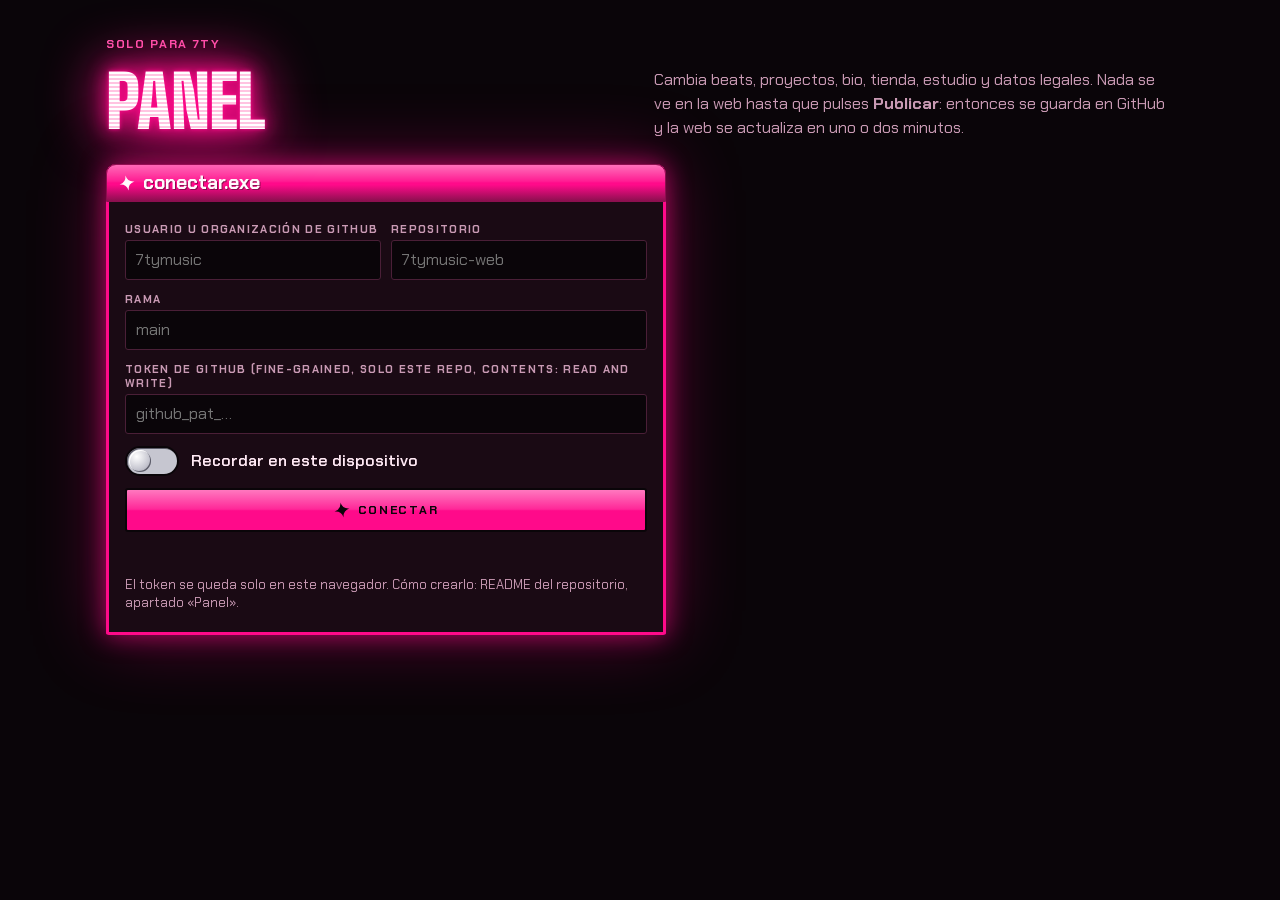
<file: admin/index.html>
<!doctype html>
<html lang="es">
<head>
<meta charset="utf-8">
<meta name="viewport" content="width=device-width, initial-scale=1, viewport-fit=cover">
<meta name="robots" content="noindex, nofollow">
<title>Panel 7TY</title>
<link rel="icon" href="../assets/img/favicon.svg" type="image/svg+xml">
<link rel="stylesheet" href="../assets/css/site.css">
<style>
  body { padding-bottom: 110px; }
  .adm { max-width: 1100px; margin: 0 auto; padding: 28px max(16px, env(safe-area-inset-right, 0px)) 40px max(16px, env(safe-area-inset-left, 0px)); display: grid; gap: 24px; }
  .adm-head { display: flex; flex-wrap: wrap; align-items: flex-end; justify-content: space-between; gap: 12px 24px; }
  .adm-head .neon { font-size: clamp(44px, 7vw, 72px); line-height: 1.05; }
  .adm-head p { margin: 0; color: var(--muted); max-width: 52ch; }
  .login { max-width: 560px; }
  .login .pn-form { padding: 4px 0; }
  .pubbar { position: fixed; z-index: 70; left: 0; right: 0; bottom: 0; padding: 12px max(16px, env(safe-area-inset-right, 0px)) max(12px, env(safe-area-inset-bottom, 0px)) max(16px, env(safe-area-inset-left, 0px));
    background: linear-gradient(to bottom, var(--chrome-hi), var(--chrome) 50%, var(--chrome-mid) 51%, var(--chrome)); border-top: 2px solid var(--void); color: var(--chrome-ink); }
  .pubbar .in { max-width: 1100px; margin: 0 auto; display: flex; flex-wrap: wrap; align-items: center; justify-content: space-between; gap: 10px 16px; }
  .pubbar .st { font: 22px/1.1 var(--f-lcd); background: var(--screen); color: var(--lcd); padding: 6px 12px; border-radius: var(--r-sm); min-width: 0; flex: 1 1 260px; }
  .pubbar .acts { display: flex; gap: 10px; flex-wrap: wrap; }
  .pubbar a { color: var(--chrome-ink); font-weight: 700; }
  .mini.play { min-width: 34px; }
  .new-tag { font: 700 10px/1 var(--f-body); letter-spacing: .1em; color: var(--on-hot); background: var(--baby); border-radius: var(--r-pill); padding: 3px 7px; margin-left: 6px; vertical-align: middle; }
  .pn-items { max-height: 62vh; }
/* ── panel: lista de lanzamiento ── */
.ck-head { display: flex; flex-wrap: wrap; gap: 8px 16px; align-items: baseline; justify-content: space-between; }
.ck-head h3 { margin: 0; font: 900 26px/1 var(--f-display); text-transform: uppercase; }
.ck-head span { font: 22px/1 var(--f-lcd); color: var(--lcd); }
.ck-bar { height: 10px; margin: 10px 0 16px; border-radius: 5px; background: var(--screen); border: 1.5px solid var(--line); overflow: hidden; }
.ck-bar i { display: block; height: 100%; width: 0; background: repeating-linear-gradient(90deg, var(--hot) 0 8px, var(--bubble) 8px 10px); box-shadow: 0 0 8px var(--hot); transition: width .3s; }
.ck-group { margin: 14px 0 6px; font: 700 11px/14px var(--f-body); letter-spacing: .14em; text-transform: uppercase; color: var(--muted); }
.ck { display: grid; grid-template-columns: 30px minmax(0, 1fr) auto; gap: 10px; align-items: center; padding: 9px 12px; border: 1.5px solid var(--line); border-radius: var(--r-sm); margin-bottom: 6px; background: var(--surface); }
.ck b { display: block; font: 800 18px/1.1 var(--f-display); text-transform: uppercase; }
.ck span.d { display: block; font-size: 12px; line-height: 16px; color: var(--muted); }
.ck-i { width: 26px; height: 26px; border-radius: 50%; display: grid; place-items: center; font: 700 14px/1 var(--f-body); border: 2px solid var(--line); color: var(--muted); }
.ck.ok { opacity: .72; } .ck.ok .ck-i { background: var(--hot); border-color: var(--hot); color: var(--on-hot); }
.ck.no { border-color: var(--hot); } .ck.no .ck-i { border-color: var(--hot); color: var(--hot-text); }
.ck-off { margin: 6px 0 0; padding-left: 18px; font-size: 13px; line-height: 20px; color: var(--muted); }
</style>
</head>
<body>
<svg width="0" height="0" style="position:absolute" aria-hidden="true">
  <defs>
    <symbol id="s-wings" viewBox="0 0 600 300"><g><path d="M314 136 L315 133 L315 129 L316 125 L317 121 L318 117 L318 114 L319 110 L320 106 L322 103 L323 99 L324 96 L326 92 L327 89 L329 85 L331 82 L333 79 L335 76 L337 72 L340 69 L342 67 L345 64 L348 61 L350 58 L353 56 L356 54 L360 51 L363 49 L366 47 L366 47 L363 49 L359 50 L355 52 L352 54 L349 56 L345 58 L342 61 L339 63 L336 66 L333 69 L330 72 L328 75 L325 78 L323 81 L320 85 L318 88 L316 92 L314 96 L312 99 L311 103 L309 107 L308 111 L306 114 L305 118 L304 122 L303 126 L302 130 L301 134Z M316 145 L319 140 L323 134 L327 129 L330 123 L334 118 L338 113 L342 107 L346 102 L351 97 L355 92 L359 87 L364 83 L369 78 L373 73 L378 69 L383 65 L388 60 L394 56 L399 52 L405 49 L410 45 L416 42 L422 38 L428 35 L434 32 L440 30 L446 27 L452 25 L452 25 L446 26 L439 28 L433 30 L426 32 L420 35 L413 37 L407 40 L401 43 L395 46 L389 50 L383 53 L378 57 L372 61 L366 65 L361 69 L356 74 L350 78 L345 83 L340 88 L335 92 L330 97 L326 102 L321 107 L317 113 L312 118 L308 123 L304 129 L299 134Z M364 78 L369 78 L374 78 L379 78 L384 78 L388 77 L393 76 L398 75 L402 74 L407 72 L411 70 L416 68 L420 66 L424 63 L427 60 L427 60 L423 62 L419 64 L415 66 L410 68 L406 69 L402 70 L397 70 L393 71 L388 71 L383 71 L379 71 L374 70 L370 70 L365 69Z M313 153 L319 148 L326 144 L333 140 L340 136 L347 132 L354 128 L362 124 L369 120 L376 116 L383 112 L390 109 L398 105 L405 102 L413 98 L420 95 L428 92 L435 89 L443 86 L450 83 L458 81 L466 78 L474 76 L482 74 L490 72 L498 70 L506 68 L514 66 L522 64 L522 64 L513 65 L505 66 L497 67 L489 68 L481 70 L473 71 L464 73 L456 75 L448 77 L440 79 L432 81 L424 83 L417 86 L409 88 L401 91 L393 94 L385 97 L378 100 L370 103 L362 107 L355 110 L347 113 L340 117 L332 120 L325 124 L317 128 L310 132 L303 135Z M401 100 L406 103 L412 105 L417 106 L423 108 L429 109 L435 110 L440 111 L446 112 L452 112 L458 111 L464 111 L469 110 L475 108 L480 107 L480 107 L475 108 L469 108 L464 109 L458 109 L452 108 L447 107 L441 106 L436 105 L431 104 L425 102 L420 100 L415 97 L410 95 L405 92Z M460 79 L462 75 L465 71 L468 67 L471 63 L474 60 L478 56 L482 53 L485 50 L490 47 L494 45 L494 45 L489 46 L485 49 L480 51 L476 54 L472 57 L468 61 L465 64 L461 68 L458 72 L455 76Z M309 157 L317 156 L326 154 L334 153 L343 151 L351 150 L360 149 L368 147 L377 146 L385 145 L394 144 L402 142 L411 141 L419 140 L428 139 L436 138 L445 138 L453 137 L462 136 L470 135 L479 134 L488 134 L496 133 L505 133 L513 132 L522 132 L530 132 L539 131 L548 131 L548 131 L539 130 L530 130 L522 129 L513 129 L505 129 L496 129 L487 129 L479 129 L470 129 L461 129 L453 129 L444 129 L436 129 L427 130 L418 130 L410 131 L401 131 L392 132 L384 132 L375 133 L366 133 L358 134 L349 135 L341 136 L332 137 L323 137 L315 138 L306 139Z M305 161 L313 162 L321 164 L329 166 L337 167 L345 169 L354 170 L362 172 L370 173 L378 175 L386 176 L394 177 L402 178 L410 179 L418 180 L426 181 L435 182 L443 183 L451 184 L459 185 L467 185 L475 186 L484 186 L492 186 L500 187 L508 187 L516 187 L524 187 L533 187 L533 187 L524 186 L516 185 L508 185 L500 184 L492 183 L484 182 L476 181 L468 179 L460 178 L452 177 L444 175 L436 174 L428 172 L420 171 L412 169 L404 168 L396 166 L388 164 L380 162 L372 160 L365 158 L357 156 L349 154 L341 152 L333 150 L325 148 L318 146 L310 143Z M465 184 L469 188 L473 191 L477 194 L481 197 L485 200 L490 202 L494 204 L499 206 L504 208 L509 209 L509 209 L504 207 L500 205 L495 202 L491 200 L487 197 L483 194 L480 191 L476 187 L473 184 L470 180Z M302 164 L308 168 L314 172 L320 176 L326 179 L332 183 L338 187 L344 190 L351 194 L357 197 L364 200 L370 203 L377 206 L383 209 L390 212 L396 215 L403 217 L410 220 L417 222 L424 224 L430 226 L437 228 L444 229 L451 231 L458 232 L465 233 L472 234 L479 235 L486 235 L486 235 L480 234 L473 232 L466 230 L459 228 L452 226 L446 224 L439 222 L432 220 L426 217 L420 214 L413 212 L407 209 L401 206 L394 202 L388 199 L382 196 L376 192 L370 189 L364 185 L358 181 L353 177 L347 173 L341 169 L336 165 L330 161 L324 157 L319 152 L313 148Z M387 208 L392 206 L396 205 L401 203 L405 201 L410 200 L414 199 L419 198 L424 198 L429 197 L434 197 L438 197 L443 198 L448 199 L453 200 L453 200 L448 198 L443 197 L439 195 L434 194 L429 194 L424 193 L419 193 L414 194 L409 194 L403 195 L399 196 L394 197 L389 198 L384 200Z M300 165 L303 169 L306 174 L309 179 L312 183 L316 188 L319 192 L323 196 L326 200 L330 205 L334 209 L338 213 L342 216 L346 220 L351 224 L355 227 L359 230 L364 234 L369 237 L373 239 L378 242 L383 244 L388 247 L393 249 L399 251 L404 252 L409 254 L414 255 L420 256 L420 256 L415 254 L410 252 L405 250 L400 248 L395 245 L390 243 L386 240 L381 237 L377 234 L373 231 L369 227 L365 224 L361 220 L357 217 L353 213 L350 209 L346 205 L343 201 L340 197 L337 192 L334 188 L331 184 L328 179 L325 175 L323 170 L320 165 L318 161 L315 156Z M350 221 L354 220 L357 220 L361 220 L365 220 L368 220 L372 220 L376 221 L379 221 L383 222 L386 223 L390 224 L393 226 L396 228 L400 230 L400 230 L397 227 L394 225 L391 222 L387 220 L384 219 L380 217 L377 216 L373 215 L369 214 L365 213 L361 213 L357 212 L353 212 L350 212Z M301 165 L301 169 L302 173 L303 176 L304 180 L305 184 L306 187 L307 191 L308 194 L309 198 L311 201 L312 205 L314 208 L316 212 L318 215 L320 218 L322 221 L325 224 L327 227 L330 229 L332 232 L335 234 L338 237 L341 239 L344 241 L347 243 L351 244 L354 246 L357 247 L357 247 L354 245 L351 243 L348 241 L346 239 L343 237 L340 234 L338 232 L336 229 L334 226 L332 223 L330 220 L328 217 L326 214 L325 211 L323 208 L322 205 L321 202 L320 198 L319 195 L318 192 L317 188 L317 185 L316 181 L316 178 L315 174 L315 171 L315 167 L315 164Z"/></g><g transform="translate(600 0) scale(-1 1)"><path d="M314 136 L315 133 L315 129 L316 125 L317 121 L318 117 L318 114 L319 110 L320 106 L322 103 L323 99 L324 96 L326 92 L327 89 L329 85 L331 82 L333 79 L335 76 L337 72 L340 69 L342 67 L345 64 L348 61 L350 58 L353 56 L356 54 L360 51 L363 49 L366 47 L366 47 L363 49 L359 50 L355 52 L352 54 L349 56 L345 58 L342 61 L339 63 L336 66 L333 69 L330 72 L328 75 L325 78 L323 81 L320 85 L318 88 L316 92 L314 96 L312 99 L311 103 L309 107 L308 111 L306 114 L305 118 L304 122 L303 126 L302 130 L301 134Z M316 145 L319 140 L323 134 L327 129 L330 123 L334 118 L338 113 L342 107 L346 102 L351 97 L355 92 L359 87 L364 83 L369 78 L373 73 L378 69 L383 65 L388 60 L394 56 L399 52 L405 49 L410 45 L416 42 L422 38 L428 35 L434 32 L440 30 L446 27 L452 25 L452 25 L446 26 L439 28 L433 30 L426 32 L420 35 L413 37 L407 40 L401 43 L395 46 L389 50 L383 53 L378 57 L372 61 L366 65 L361 69 L356 74 L350 78 L345 83 L340 88 L335 92 L330 97 L326 102 L321 107 L317 113 L312 118 L308 123 L304 129 L299 134Z M364 78 L369 78 L374 78 L379 78 L384 78 L388 77 L393 76 L398 75 L402 74 L407 72 L411 70 L416 68 L420 66 L424 63 L427 60 L427 60 L423 62 L419 64 L415 66 L410 68 L406 69 L402 70 L397 70 L393 71 L388 71 L383 71 L379 71 L374 70 L370 70 L365 69Z M313 153 L319 148 L326 144 L333 140 L340 136 L347 132 L354 128 L362 124 L369 120 L376 116 L383 112 L390 109 L398 105 L405 102 L413 98 L420 95 L428 92 L435 89 L443 86 L450 83 L458 81 L466 78 L474 76 L482 74 L490 72 L498 70 L506 68 L514 66 L522 64 L522 64 L513 65 L505 66 L497 67 L489 68 L481 70 L473 71 L464 73 L456 75 L448 77 L440 79 L432 81 L424 83 L417 86 L409 88 L401 91 L393 94 L385 97 L378 100 L370 103 L362 107 L355 110 L347 113 L340 117 L332 120 L325 124 L317 128 L310 132 L303 135Z M401 100 L406 103 L412 105 L417 106 L423 108 L429 109 L435 110 L440 111 L446 112 L452 112 L458 111 L464 111 L469 110 L475 108 L480 107 L480 107 L475 108 L469 108 L464 109 L458 109 L452 108 L447 107 L441 106 L436 105 L431 104 L425 102 L420 100 L415 97 L410 95 L405 92Z M460 79 L462 75 L465 71 L468 67 L471 63 L474 60 L478 56 L482 53 L485 50 L490 47 L494 45 L494 45 L489 46 L485 49 L480 51 L476 54 L472 57 L468 61 L465 64 L461 68 L458 72 L455 76Z M309 157 L317 156 L326 154 L334 153 L343 151 L351 150 L360 149 L368 147 L377 146 L385 145 L394 144 L402 142 L411 141 L419 140 L428 139 L436 138 L445 138 L453 137 L462 136 L470 135 L479 134 L488 134 L496 133 L505 133 L513 132 L522 132 L530 132 L539 131 L548 131 L548 131 L539 130 L530 130 L522 129 L513 129 L505 129 L496 129 L487 129 L479 129 L470 129 L461 129 L453 129 L444 129 L436 129 L427 130 L418 130 L410 131 L401 131 L392 132 L384 132 L375 133 L366 133 L358 134 L349 135 L341 136 L332 137 L323 137 L315 138 L306 139Z M305 161 L313 162 L321 164 L329 166 L337 167 L345 169 L354 170 L362 172 L370 173 L378 175 L386 176 L394 177 L402 178 L410 179 L418 180 L426 181 L435 182 L443 183 L451 184 L459 185 L467 185 L475 186 L484 186 L492 186 L500 187 L508 187 L516 187 L524 187 L533 187 L533 187 L524 186 L516 185 L508 185 L500 184 L492 183 L484 182 L476 181 L468 179 L460 178 L452 177 L444 175 L436 174 L428 172 L420 171 L412 169 L404 168 L396 166 L388 164 L380 162 L372 160 L365 158 L357 156 L349 154 L341 152 L333 150 L325 148 L318 146 L310 143Z M465 184 L469 188 L473 191 L477 194 L481 197 L485 200 L490 202 L494 204 L499 206 L504 208 L509 209 L509 209 L504 207 L500 205 L495 202 L491 200 L487 197 L483 194 L480 191 L476 187 L473 184 L470 180Z M302 164 L308 168 L314 172 L320 176 L326 179 L332 183 L338 187 L344 190 L351 194 L357 197 L364 200 L370 203 L377 206 L383 209 L390 212 L396 215 L403 217 L410 220 L417 222 L424 224 L430 226 L437 228 L444 229 L451 231 L458 232 L465 233 L472 234 L479 235 L486 235 L486 235 L480 234 L473 232 L466 230 L459 228 L452 226 L446 224 L439 222 L432 220 L426 217 L420 214 L413 212 L407 209 L401 206 L394 202 L388 199 L382 196 L376 192 L370 189 L364 185 L358 181 L353 177 L347 173 L341 169 L336 165 L330 161 L324 157 L319 152 L313 148Z M387 208 L392 206 L396 205 L401 203 L405 201 L410 200 L414 199 L419 198 L424 198 L429 197 L434 197 L438 197 L443 198 L448 199 L453 200 L453 200 L448 198 L443 197 L439 195 L434 194 L429 194 L424 193 L419 193 L414 194 L409 194 L403 195 L399 196 L394 197 L389 198 L384 200Z M300 165 L303 169 L306 174 L309 179 L312 183 L316 188 L319 192 L323 196 L326 200 L330 205 L334 209 L338 213 L342 216 L346 220 L351 224 L355 227 L359 230 L364 234 L369 237 L373 239 L378 242 L383 244 L388 247 L393 249 L399 251 L404 252 L409 254 L414 255 L420 256 L420 256 L415 254 L410 252 L405 250 L400 248 L395 245 L390 243 L386 240 L381 237 L377 234 L373 231 L369 227 L365 224 L361 220 L357 217 L353 213 L350 209 L346 205 L343 201 L340 197 L337 192 L334 188 L331 184 L328 179 L325 175 L323 170 L320 165 L318 161 L315 156Z M350 221 L354 220 L357 220 L361 220 L365 220 L368 220 L372 220 L376 221 L379 221 L383 222 L386 223 L390 224 L393 226 L396 228 L400 230 L400 230 L397 227 L394 225 L391 222 L387 220 L384 219 L380 217 L377 216 L373 215 L369 214 L365 213 L361 213 L357 212 L353 212 L350 212Z M301 165 L301 169 L302 173 L303 176 L304 180 L305 184 L306 187 L307 191 L308 194 L309 198 L311 201 L312 205 L314 208 L316 212 L318 215 L320 218 L322 221 L325 224 L327 227 L330 229 L332 232 L335 234 L338 237 L341 239 L344 241 L347 243 L351 244 L354 246 L357 247 L357 247 L354 245 L351 243 L348 241 L346 239 L343 237 L340 234 L338 232 L336 229 L334 226 L332 223 L330 220 L328 217 L326 214 L325 211 L323 208 L322 205 L321 202 L320 198 L319 195 L318 192 L317 188 L317 185 L316 181 L316 178 L315 174 L315 171 L315 167 L315 164Z"/></g><g stroke="none"><path d="M300 126 L313 150 L300 174 L287 150Z"/><path d="M313 140 L312 137 L311 135 L311 132 L310 130 L310 127 L309 125 L309 122 L308 120 L308 117 L307 115 L307 112 L306 110 L306 107 L305 105 L305 102 L304 100 L304 97 L303 95 L303 92 L302 90 L302 87 L302 85 L301 82 L301 80 L300 77 L300 75 L300 72 L300 70 L300 70 L299 72 L299 75 L299 77 L298 80 L298 82 L298 85 L297 87 L297 90 L296 92 L296 95 L295 97 L295 100 L294 102 L294 105 L293 107 L293 110 L292 112 L292 115 L291 117 L291 120 L290 122 L290 125 L289 127 L289 130 L288 132 L288 135 L287 137 L287 140Z"/><path d="M287 160 L287 162 L288 163 L288 165 L289 167 L289 169 L290 171 L290 173 L291 175 L291 177 L292 179 L292 181 L293 183 L293 185 L294 187 L294 189 L295 191 L295 193 L296 195 L296 197 L297 199 L297 201 L298 203 L298 205 L298 207 L299 209 L299 211 L299 213 L300 215 L300 215 L300 213 L300 211 L300 209 L301 207 L301 205 L302 203 L302 201 L302 199 L303 197 L303 195 L304 193 L304 191 L305 189 L305 187 L306 185 L306 183 L307 181 L307 179 L308 177 L308 175 L309 173 L309 171 L310 169 L310 167 L311 165 L311 163 L312 162 L313 160Z"/></g></symbol>
    <symbol id="s-spark" viewBox="0 0 200 200"><path d="M192.9 80.2 Q111.7 107.6 119.8 192.9 Q92.4 111.7 7.1 119.8 Q88.3 92.4 80.2 7.1 Q107.6 88.3 192.9 80.2Z"/></symbol>
    <symbol id="s-star" viewBox="0 0 200 200"><path d="M100.0 4.0 123.5 67.6 191.3 70.3 138.0 112.4 156.4 177.7 100.0 140.0 43.6 177.7 62.0 112.4 8.7 70.3 76.5 67.6Z"/></symbol>
    <symbol id="s-foil" viewBox="0 0 200 200"><path fill="#ff6ec2" d="M100 106L116.7 11.5L130.9 76.1Z"/><path fill="#ff6ec2" d="M100 106L130.9 76.1L195.1 92.6Z"/><path fill="#ff6ec2" d="M100 106L195.1 92.6L138.0 126.2Z"/><path fill="#ff6ec2" d="M100 106L138.0 126.2L142.1 192.3Z"/><path fill="#ff0a8a" d="M100 106L142.1 192.3L92.5 148.3Z"/><path fill="#8c0f4f" d="M100 106L92.5 148.3L30.9 172.7Z"/><path fill="#8c0f4f" d="M100 106L30.9 172.7L57.4 112.0Z"/><path fill="#ff0a8a" d="M100 106L57.4 112.0L15.2 60.9Z"/><path fill="#ff6ec2" d="M100 106L15.2 60.9L81.2 67.4Z"/><path fill="#ff6ec2" d="M100 106L81.2 67.4L116.7 11.5Z"/></symbol>
    <symbol id="i-play" viewBox="0 0 16 16"><path d="M4 2.5v11l9.5-5.5z"/></symbol><symbol id="i-pausa" viewBox="0 0 16 16"><path d="M3.5 2.5h3v11h-3zM9.5 2.5h3v11h-3z"/></symbol><symbol id="i-anterior" viewBox="0 0 16 16"><path d="M3 2.5h2v11H3zM13 2.5v11L5.5 8z"/></symbol><symbol id="i-siguiente" viewBox="0 0 16 16"><path d="M11 2.5h2v11h-2zM3 2.5v11L10.5 8z"/></symbol><symbol id="i-cerrar" viewBox="0 0 16 16"><path d="M3.4 2 8 6.6 12.6 2 14 3.4 9.4 8l4.6 4.6-1.4 1.4L8 9.4 3.4 14 2 12.6 6.6 8 2 3.4z"/></symbol><symbol id="i-minimizar" viewBox="0 0 16 16"><path d="M3 11.5h10V14H3z"/></symbol><symbol id="i-maximizar" viewBox="0 0 16 16"><path fill-rule="evenodd" d="M2.5 2.5h11v11h-11zM4.5 6h7v5.5h-7z"/></symbol><symbol id="i-carrito" viewBox="0 0 16 16"><path d="M1 2h2.6l.6 2H15l-1.8 6.2H5.6L3.2 3.6H1z"/><circle cx="6.2" cy="13" r="1.4"/><circle cx="12" cy="13" r="1.4"/></symbol><symbol id="i-mensaje" viewBox="0 0 16 16"><path fill-rule="evenodd" d="M1.5 3h13v8.5H6L3 14v-2.5H1.5zM3.5 5v.01h9V5zM3.5 7.2v1.6h6.5V7.2z"/></symbol><symbol id="i-descarga" viewBox="0 0 16 16"><path d="M7 1.5h2v7h2.6L8 12 4.4 8.5H7zM2 12.5h2v1.5h8v-1.5h2V16H2z"/></symbol><symbol id="i-volumen" viewBox="0 0 16 16"><path d="M1.5 5.5H4L8 2v12l-4-3.5H1.5z"/><path d="M10 5.2a3.5 3.5 0 0 1 0 5.6M11.8 3a6.4 6.4 0 0 1 0 10" fill="none" stroke="currentColor" stroke-width="1.6"/></symbol><symbol id="i-compartir" viewBox="0 0 16 16"><circle cx="12.5" cy="3" r="2.3"/><circle cx="3.5" cy="8" r="2.3"/><circle cx="12.5" cy="13" r="2.3"/><path d="M11.4 2.4l1 1.8-7.7 4.3-1-1.8zM4.7 7.5l7.7 4.3-1 1.8-7.7-4.3z"/></symbol><symbol id="i-destello" viewBox="0 0 16 16"><path d="M15.5 8.0 Q9.0 9.0 8.0 15.5 Q7.0 9.0 0.5 8.0 Q7.0 7.0 8.0 0.5 Q9.0 7.0 15.5 8.0Z"/></symbol>
  </defs>
</svg>

<main class="adm">
  <div class="adm-head">
    <div><span class="label eyebrow">Solo para 7TY</span><h1 class="neon">Panel</h1></div>
    <p>Cambia beats, proyectos, bio, tienda, estudio y datos legales. Nada se ve en la web hasta que pulses <b>Publicar</b>: entonces se guarda en GitHub y la web se actualiza en uno o dos minutos.</p>
  </div>

  <section class="win active login" id="login" aria-labelledby="lg-t">
    <div class="win-bar"><span class="win-title" id="lg-t"><svg><use href="#s-spark"/></svg>conectar.exe</span></div>
    <div class="win-body">
      <form class="pn-form" id="lg-form" novalidate>
        <div class="pn-row2">
          <label class="fld" for="lg-owner">Usuario u organización de GitHub<input id="lg-owner" autocomplete="username" placeholder="7tymusic"></label>
          <label class="fld" for="lg-repo">Repositorio<input id="lg-repo" placeholder="7tymusic-web"></label>
        </div>
        <label class="fld" for="lg-branch">Rama<input id="lg-branch" placeholder="main"></label>
        <label class="fld" for="lg-token">Token de GitHub (fine-grained, solo este repo, Contents: Read and write)<input id="lg-token" type="password" autocomplete="current-password" placeholder="github_pat_…"></label>
        <label class="switch" for="lg-remember"><input type="checkbox" id="lg-remember"> <span>Recordar en este dispositivo</span></label>
        <button class="btn btn-hot" type="submit" id="lg-go"><svg class="i"><use href="#s-spark"/></svg>Conectar</button>
        <div class="pn-msg" id="lg-msg" role="status" aria-live="polite"></div>
        <p class="pn-help">El token se queda solo en este navegador. Cómo crearlo: README del repositorio, apartado «Panel».</p>
      </form>
    </div>
  </section>

  <section class="win active" id="app" hidden aria-labelledby="app-t">
    <div class="win-bar"><span class="win-title" id="app-t"><svg><use href="#s-spark"/></svg>panel_7ty.exe</span><button class="mini" type="button" id="logout" style="margin-left:auto">Salir</button></div>
    <div class="pn-tabs" role="tablist">
      <button class="pn-tab" type="button" role="tab" id="tab-in" aria-selected="true" aria-controls="pn-home">Inicio</button>
      <button class="pn-tab" type="button" role="tab" id="tab-b" aria-selected="false" aria-controls="pn-beats">Beats</button>
      <button class="pn-tab" type="button" role="tab" id="tab-p" aria-selected="false" aria-controls="pn-projects">Proyectos</button>
      <button class="pn-tab" type="button" role="tab" id="tab-bio" aria-selected="false" aria-controls="pn-bio">Bio</button>
      <button class="pn-tab" type="button" role="tab" id="tab-s" aria-selected="false" aria-controls="pn-store">Tienda</button>
      <button class="pn-tab" type="button" role="tab" id="tab-st" aria-selected="false" aria-controls="pn-studio">Estudio</button>
      <button class="pn-tab" type="button" role="tab" id="tab-lg" aria-selected="false" aria-controls="pn-legal">Legal</button>
      <button class="pn-tab" type="button" role="tab" id="tab-dr" aria-selected="false" aria-controls="pn-drops">Drops y radio</button>
      <button class="pn-tab" type="button" role="tab" id="tab-mu" aria-selected="false" aria-controls="pn-wall">Muro</button>
      <button class="pn-tab" type="button" role="tab" id="tab-se" aria-selected="false" aria-controls="pn-secret">Secretos</button>
      <button class="pn-tab" type="button" role="tab" id="tab-sx" aria-selected="false" aria-controls="pn-stats">Estadísticas</button>
    </div>

    <div class="win-body" id="pn-home" role="tabpanel" aria-labelledby="tab-in">
      <div class="ck-head"><h3>Lista de lanzamiento</h3><span id="ck-score"></span></div>
      <div class="ck-bar" aria-hidden="true"><i id="ck-fill"></i></div>
      <div id="ck-list"></div>
      <p class="ck-group">Fuera de la web</p>
      <ul class="ck-off">
        <li>Decide si los precios van en euros o en dólares (BeatStars cobra en dólares y la web enseña «40€»): cámbialo en la pestaña Tienda.</li>
        <li>Consulta con una asesoría el alta de autónomo y si tus precios llevan IVA: la web dice «Precios con IVA incluido» en el pie y en Licencias.</li>
        <li>El día que la subas, pruébala en tu iPhone y en algún Android: la cabina, la radio, la agenda y la compra en BeatStars.</li>
      </ul>
    </div>
    <div class="win-body" id="pn-beats" role="tabpanel" aria-labelledby="tab-b" hidden>
      <div class="pn-drop" id="dz"><input type="file" id="dz-file" multiple accept=".mp3,.m4a,audio/mpeg,audio/mp4,audio/x-m4a" aria-label="Elegir varios beats"><b>Arrastra aquí tus beats</b><span>Uno o varios MP3 o M4A a la vez, o pulsa para elegirlos. Se rellenan solos el nombre, el nº, el BPM y el tono.</span></div>
      <div class="pn-queue" id="pn-queue" hidden>
        <div class="pn-queue-h"><h3>Para subir <span class="lcdtxt" id="q-count" style="color:var(--hot-text)"></span></h3><div class="acts"><button class="mini" type="button" id="q-clear">Vaciar</button><button class="btn btn-hot btn-sm" type="button" id="q-go"><svg class="i"><use href="#i-descarga"/></svg><span id="q-go-l">Añadir todos</span></button></div></div>
        <div class="pn-msg" id="q-msg" role="status" aria-live="polite"></div>
        <div id="q-items" style="display:grid;gap:8px"></div>
        <p class="pn-help">El BPM y el tono salen de analizar el audio y aciertan casi siempre, pero revísalos: a veces el BPM sale al doble o a la mitad (pulsa la sugerencia para cambiarlo) y el tono puede confundirse con uno cercano. Si el nombre del archivo ya trae el BPM o el tono («333 Sugarbaby 94bpm F#m.mp3»), se usa ese.</p>
      </div>
      <div class="pn-grid">
        <form class="pn-form" id="pn-form" novalidate>
          <h3 id="f-head">Subir beat</h3>
          <div class="pn-edit-bar" id="f-editbar" hidden><span id="f-editing">EDITANDO</span><button class="mini" type="button" id="f-cancel">Cancelar</button></div>
          <label class="fld" for="f-title">Nombre del beat *<input id="f-title" maxlength="60" placeholder="Sugarbaby"></label>
          <div class="pn-row2">
            <label class="fld" for="f-code">Nº de catálogo<input id="f-code" inputmode="numeric" maxlength="6" placeholder="333"></label>
            <label class="fld" for="f-bpm">BPM<input id="f-bpm" inputmode="numeric" maxlength="3" placeholder="94"></label>
          </div>
          <div class="pn-row2">
            <label class="fld" for="f-key">Tonalidad<input id="f-key" maxlength="8" placeholder="F#m"></label>
            <label class="fld" for="f-tags">Estilos (separados por comas)<input id="f-tags" maxlength="80" placeholder="Reggaetón, Dancehall"></label>
          </div>
          <p class="det" id="f-det" hidden></p>
          <label class="fld" for="f-at">Salida programada (opcional: no se ve hasta esa hora)<input id="f-at" type="datetime-local"></label>
          <label class="fld" for="f-bs">Enlace del beat en BeatStars<input id="f-bs" type="url" inputmode="url" maxlength="300" placeholder="https://www.beatstars.com/beat/…"></label>
          <label class="fld" for="f-file"><span id="f-file-l">Preview de audio * (MP3 o M4A)</span><input id="f-file" type="file" accept=".mp3,.m4a,audio/mpeg,audio/mp4,audio/x-m4a"></label>
          <button class="btn btn-hot" type="submit" id="f-go"><svg class="i"><use href="#i-descarga"/></svg>Añadir al catálogo</button>
          <div class="pn-msg" id="f-msg" role="status" aria-live="polite"></div>
          <p class="pn-help">Sube una preview corta con tag de voz (máx. 25 MB). En la web salen 10 beats al azar en cada visita.</p>
        </form>
        <div class="pn-list">
          <h3>Catálogo <span id="pn-count" class="lcdtxt" style="color:var(--hot-text)"></span></h3>
          <div class="pn-items" id="pn-items"></div>
          <p class="pn-help">«Vendido» lo tacha y bloquea la compra. «Ocultar» lo quita de la web sin borrarlo. Con enlace de BeatStars, su botón «Comprar» lleva directo a ese beat.</p>
        </div>
      </div>
    </div>

    <div class="win-body" id="pn-projects" role="tabpanel" aria-labelledby="tab-p" hidden>
      <div class="pn-grid">
        <form class="pn-form" id="pj-form" novalidate>
          <h3 id="pj-head">Añadir proyecto</h3>
          <label class="fld" for="pj-t">Título del tema *<input id="pj-t" maxlength="60" placeholder="Nombre del tema"></label>
          <div class="pn-row2">
            <label class="fld" for="pj-a">Artista *<input id="pj-a" maxlength="60" placeholder="Mvrk"></label>
            <label class="fld" for="pj-n">Streams<input id="pj-n" maxlength="12" placeholder="2,3M+"></label>
          </div>
          <label class="fld" for="pj-sp">Enlace del tema en Spotify<input id="pj-sp" type="url" inputmode="url" maxlength="300" placeholder="https://open.spotify.com/track/…"></label>
          <div class="fld" role="group" aria-labelledby="pj-roles-l"><span id="pj-roles-l">Qué hizo 7TY</span><div class="pn-checks" id="pj-roles">
            <label><input type="checkbox" value="Producción" checked>Producción</label><label><input type="checkbox" value="Coproducción">Coproducción</label><label><input type="checkbox" value="Mezcla">Mezcla</label><label><input type="checkbox" value="Master">Master</label><label><input type="checkbox" value="Grabación">Grabación</label><label><input type="checkbox" value="Composición">Composición</label>
          </div></div>
          <div class="pn-row2">
            <label class="fld" for="pj-y">Año<input id="pj-y" inputmode="numeric" maxlength="4" placeholder="2025"></label>
            <label class="fld" for="pj-cv"><span id="pj-cv-l">Portada (JPG, PNG o WEBP)</span><input id="pj-cv" type="file" accept="image/jpeg,image/png,image/webp"></label>
          </div>
          <label class="fld" for="pj-file"><span id="pj-file-l">Audio (opcional, MP3 o M4A)</span><input id="pj-file" type="file" accept=".mp3,.m4a,audio/mpeg,audio/mp4,audio/x-m4a"></label>
          <button class="btn btn-hot" type="submit" id="pj-go"><svg class="i"><use href="#s-spark"/></svg>Añadir a destacados</button>
          <button class="mini" type="button" id="pj-cancel" hidden>Cancelar edición</button>
          <div class="pn-msg" id="pj-msg" role="status" aria-live="polite"></div>
          <p class="pn-help">Los nuevos salen los primeros; reordénalos con ▲ ▼. Escribe los streams como quieras que se vean (10M+, 1,5M+, 700K+): el más alto sale en la portada. Sin enlace de Spotify, lleva a la playlist «Prod by 7ty». La portada se recorta en cuadrado; sin portada sale la inicial del tema.</p>
        </form>
        <div class="pn-list">
          <h3>Destacados</h3>
          <div class="pn-items" id="pn-proj"></div>
        </div>
      </div>
    </div>

    <div class="win-body" id="pn-bio" role="tabpanel" aria-labelledby="tab-bio" hidden>
      <form class="pn-form" id="bio-form" novalidate>
        <h3>Bio y cifras</h3>
        <label class="fld" for="bio-in">Texto de la bio<textarea id="bio-in" rows="10" maxlength="2400"></textarea></label>
        <p class="pn-help">Deja una línea en blanco entre párrafos. Pon entre **dos asteriscos** lo que quieras resaltar en rosa.</p>
        <div class="pn-row3">
          <label class="fld" for="bio-streams">Streams totales<input id="bio-streams" maxlength="10" placeholder="13M"></label>
          <label class="fld" for="bio-listeners">Oyentes mensuales<input id="bio-listeners" maxlength="10" placeholder="20.000"></label>
          <label class="fld" for="bio-listeners-s">Oyentes (portada, corto)<input id="bio-listeners-s" maxlength="8" placeholder="20K"></label>
        </div>
        <button class="btn btn-hot" type="submit"><svg class="i"><use href="#s-spark"/></svg>Aplicar cambios</button>
        <div class="pn-msg" id="bio-msg" role="status" aria-live="polite"></div>
      </form>
      <div class="pn-form pn-sub">
        <h3>Presskit</h3>
        <p class="pn-help" id="pk-st">Presskit actual: —</p>
        <div style="display:flex;gap:8px;flex-wrap:wrap"><label class="btn btn-chrome btn-sm filebtn">Subir nuevo PDF<input type="file" id="pk-file" accept="application/pdf,.pdf" aria-label="Nuevo presskit en PDF"></label><a class="btn btn-chrome btn-sm" id="pk-view" href="#" target="_blank" rel="noopener">Ver el actual</a></div>
        <div class="pn-msg" id="pk-msg" role="status" aria-live="polite"></div>
        <p class="pn-help">Sale en la bio y en contacto. Máximo 25 MB: exporta desde Canva como «PDF estándar», no «para impresión».</p>
      </div>
    </div>

    <div class="win-body" id="pn-store" role="tabpanel" aria-labelledby="tab-s" hidden>
      <form class="pn-form" id="st-form" novalidate>
        <h3>Tienda BeatStars</h3>
        <div class="pn-row3">
          <label class="fld" for="st-profile">Perfil completo<input id="st-profile" type="url" inputmode="url" maxlength="300" placeholder="https://www.beatstars.com/prod7ty"></label>
          <label class="fld" for="st-count">Nº de beats allí<input id="st-count" inputmode="numeric" maxlength="5" placeholder="228"></label>
          <label class="fld" for="st-price">Precio desde<input id="st-price" maxlength="10" placeholder="40€"></label>
        </div>
        <button class="btn btn-hot" type="submit"><svg class="i"><use href="#s-spark"/></svg>Aplicar cambios</button>
        <div class="pn-msg" id="st-msg" role="status" aria-live="polite"></div>
        <p class="pn-help">El perfil y el número salen en el bloque «Ver los N beats en BeatStars». El precio sale en cada fila del catálogo.</p>
      </form>
    </div>
    <div class="win-body" id="pn-studio" role="tabpanel" aria-labelledby="tab-st" hidden>
      <form class="pn-form" id="bk-form" novalidate style="margin-bottom:20px;padding-bottom:18px;border-bottom:1.5px dashed var(--line)">
        <h3>Reservas con Google Calendar</h3>
        <p class="pn-help">Cómo conectarlo, una sola vez y desde el ordenador: 1) En Google Calendar pulsa «Crear» y elige «Agenda de citas». 2) Ponle nombre («Sesión de estudio»), la duración, los días y horas en que abres y, si quieres, un descanso entre sesiones y un máximo por día. Guarda. 3) Abre la agenda, pulsa «Compartir» y, en «Insertar en el sitio web», copia el código. 4) Pégalo aquí.</p>
        <label class="fld" for="bk-url">Código o enlace de tu agenda de citas<textarea id="bk-url" rows="3" maxlength="2000" placeholder="&lt;iframe src=&quot;https://calendar.google.com/calendar/appointments/schedules/…&quot;&gt;&lt;/iframe&gt;"></textarea></label>
        <div style="display:flex;gap:8px;flex-wrap:wrap;align-items:center"><button class="btn btn-hot btn-sm" type="submit"><svg class="i"><use href="#i-calendario"/></svg>Aplicar agenda</button><button class="mini danger" type="button" id="bk-off">Quitar la agenda</button></div>
        <div class="pn-msg" id="bk-msg" role="status" aria-live="polite"></div>
        <p class="pn-help">Con una cuenta de Google gratis tienes una agenda de citas: las reservas se apuntan solas en tu calendario y te avisan por email (los recordatorios automáticos al artista son de Google One de pago). Con el código de «Insertar», la agenda se ve dentro de la web; con el enlace corto (calendar.app.google) se abre en otra pestaña. Los huecos ya los enseña la agenda: el estado de arriba úsalo para «Grabando ahora» o vacaciones.</p>
      </form>
      <form class="pn-form" id="ls-form" novalidate style="margin-bottom:20px;padding-bottom:18px;border-bottom:1.5px dashed var(--line)">
        <h3>Estado del estudio</h3>
        <div class="pn-row3" style="grid-template-columns:1.2fr .6fr .9fr">
          <label class="fld" for="ls-state">Ahora mismo<select id="ls-state"><option value="">No mostrar nada</option><option value="libre">Huecos libres</option><option value="pocas">Quedan pocas horas</option><option value="lleno">Agenda llena</option><option value="grabando">Grabando ahora</option><option value="vacaciones">De vacaciones</option></select></label>
          <label class="fld" for="ls-slots">Huecos esta semana<input id="ls-slots" inputmode="numeric" maxlength="2" placeholder="3"></label>
          <label class="fld" for="ls-until">Hasta el (si está lleno o fuera)<input id="ls-until" type="date"></label>
        </div>
        <label class="fld" for="ls-note">Nota corta (opcional)<input id="ls-note" maxlength="50" placeholder="Tardes libres el jueves"></label>
        <div style="display:flex;gap:8px;flex-wrap:wrap;align-items:center"><button class="btn btn-hot btn-sm" type="submit"><svg class="i"><use href="#s-spark"/></svg>Aplicar estado</button><span id="ls-prev"></span></div>
        <div class="pn-msg" id="ls-msg" role="status" aria-live="polite"></div>
        <p class="pn-help">Sale en Estudio y en Contacto con la fecha de la última actualización. Si no lo tocas en 14 días se oculta solo (en 12 horas si pones «Grabando ahora»), para que nunca enseñe algo viejo.</p>
      </form>
      <div class="pn-grid">
        <div class="pn-form">
          <h3>Fotos del estudio</h3>
          <label class="fld" for="ph-file">Fotos (puedes elegir varias)<input id="ph-file" type="file" accept="image/jpeg,image/png,image/webp" multiple></label>
          <label class="fld" for="ph-alt">Descripción corta (opcional)<input id="ph-alt" maxlength="90" placeholder="La cabina de voz"></label>
          <button class="btn btn-hot" type="button" id="ph-go"><svg class="i"><use href="#i-descarga"/></svg>Añadir fotos</button>
          <div class="pn-msg" id="ph-msg" role="status" aria-live="polite"></div>
          <p class="pn-help">Se reducen solas a un tamaño ligero. Con al menos una foto aparece la galería en la sección Estudio.</p>
          <div class="pn-photos" id="pn-photos"></div>
        </div>
        <form class="pn-form" id="rv-form" novalidate>
          <h3 id="rv-head">Añadir reseña</h3>
          <label class="fld" for="rv-text">Lo que dice *<textarea id="rv-text" rows="4" maxlength="320" placeholder="Copia aquí lo que te escribió el artista"></textarea></label>
          <div class="pn-row2">
            <label class="fld" for="rv-who">Artista *<input id="rv-who" maxlength="40" placeholder="Nombre artístico"></label>
            <label class="fld" for="rv-what">Qué hizo contigo<input id="rv-what" maxlength="50" placeholder="Mezcla y master de «Tema»"></label>
          </div>
          <button class="btn btn-hot" type="submit" id="rv-go"><svg class="i"><use href="#s-spark"/></svg>Añadir reseña</button>
          <button class="mini" type="button" id="rv-cancel" hidden>Cancelar edición</button>
          <div class="pn-msg" id="rv-msg" role="status" aria-live="polite"></div>
          <p class="pn-help">Solo reseñas reales, con permiso del artista. Con al menos una aparece el bloque «Lo que dicen los artistas».</p>
          <div class="pn-items" id="pn-revs"></div>
        </form>
      </div>
      <div class="pn-form pn-sub">
        <h3>Antes y después</h3>
        <p class="pn-help">Sube el mismo trozo de un tema dos veces: la toma en bruto (sin mezclar) y la versión con tu mezcla y master. Mejor de 30 a 60 segundos y cortados en el mismo instante, para que al cambiar suenen a la vez. Con al menos uno aparece el comparador en la sección Estudio.</p>
        <div class="pn-row2">
          <label class="fld" for="ab-tt">Tema *<input id="ab-tt" maxlength="50" placeholder="Nombre del tema"></label>
          <label class="fld" for="ab-aa">Artista<input id="ab-aa" maxlength="40" placeholder="Nombre artístico"></label>
        </div>
        <div class="pn-row2">
          <label class="fld" for="ab-fb">Antes: toma en bruto *<input id="ab-fb" type="file" accept=".mp3,.m4a,audio/mpeg,audio/mp4,audio/x-m4a"></label>
          <label class="fld" for="ab-fa">Después: mezcla y master *<input id="ab-fa" type="file" accept=".mp3,.m4a,audio/mpeg,audio/mp4,audio/x-m4a"></label>
        </div>
        <button class="btn btn-hot" type="button" id="ab-go" style="justify-self:start"><svg class="i"><use href="#i-descarga"/></svg>Añadir comparación</button>
        <div class="pn-msg" id="ab-msg" role="status" aria-live="polite"></div>
        <div class="pn-items" id="ab-list"></div>
      </div>
    </div>
    <div class="win-body" id="pn-drops" role="tabpanel" aria-labelledby="tab-dr" hidden>
      <div class="pn-grid">
        <div class="pn-form">
          <h3>Programar un drop</h3>
          <label class="fld" for="dr-beat">Beat<select id="dr-beat"></select></label>
          <label class="fld" for="dr-at">Sale el<input id="dr-at" type="datetime-local"></label>
          <div style="display:flex;gap:8px;flex-wrap:wrap;align-items:center"><button class="btn btn-hot btn-sm" type="button" id="dr-go"><svg class="i"><use href="#s-spark"/></svg>Programar</button><button class="mini" type="button" id="dr-fri">Próximo viernes 18:00</button></div>
          <div class="pn-msg" id="dr-msg" role="status" aria-live="polite"></div>
          <p class="pn-help">Hasta esa hora el beat no sale en el catálogo ni en la radio: en su lugar aparece una cuenta atrás en la sección Beats y en la barra de arriba. A la hora exacta sale solo, con la etiqueta «Nuevo» y el primero de la lista. Para subir un beat nuevo ya programado, ponle la fecha en «Salida programada» al subirlo. La hora es la de tu dispositivo; cada visitante la ve en la suya.</p>
          <h3 style="margin-top:6px">Programados y recientes</h3>
          <div class="pn-items" id="dr-list"></div>
        </div>
        <form class="pn-form" id="dr-form" novalidate>
          <h3>Cómo se ve el drop</h3>
          <label class="switch" for="dr-hide"><input type="checkbox" id="dr-hide"> <span>Nombre secreto hasta que salga («???»)</span></label>
          <label class="switch" for="dr-teaser"><input type="checkbox" id="dr-teaser" checked> <span>Adelanto de 12 s que suena «a través de la pared»</span></label>
          <div class="pn-row2">
            <label class="fld" for="dr-ch">Enlace para avisos (canal de WhatsApp, Telegram, Instagram…)<input id="dr-ch" type="url" inputmode="url" maxlength="300" placeholder="https://whatsapp.com/channel/…"></label>
            <label class="fld" for="dr-chl">Texto del botón<input id="dr-chl" maxlength="30" placeholder="Avísame por WhatsApp"></label>
          </div>
          <label class="fld" for="dr-days">Días con la etiqueta «Nuevo»<input id="dr-days" inputmode="numeric" maxlength="2" placeholder="7"></label>
          <h3 style="margin-top:6px">Radio 7TY</h3>
          <p class="pn-help">La radio pone en aleatorio, sin parar, todos los beats visibles y los proyectos con audio. Entre canción y canción suena una sintonía; si subes cuñas de voz cortas («estás escuchando Radio 7TY…»), suenan cada pocas canciones.</p>
          <label class="fld" for="rd-every">Una cuña de voz cada<select id="rd-every"><option value="2">2 canciones</option><option value="3">3 canciones</option><option value="4">4 canciones</option><option value="5">5 canciones</option></select></label>
          <button class="btn btn-hot" type="submit" id="dr-save"><svg class="i"><use href="#s-spark"/></svg>Aplicar ajustes</button>
          <div class="pn-msg" id="dr-smsg" role="status" aria-live="polite"></div>
          <label class="fld" for="rd-file">Cuñas de voz (MP3 o M4A de pocos segundos; puedes elegir varias)<input id="rd-file" type="file" multiple accept=".mp3,.m4a,audio/mpeg,audio/mp4,audio/x-m4a"></label>
          <div class="pn-msg" id="rd-msg" role="status" aria-live="polite"></div>
          <div class="pn-items" id="rd-list"></div>
        </form>
      </div>
    </div>
    <div class="win-body" id="pn-wall" role="tabpanel" aria-labelledby="tab-mu" hidden>
      <div class="pn-grid">
        <form class="pn-form" id="wl-form" novalidate>
          <h3 id="wl-head">Añadir al muro</h3>
          <div class="pn-row2">
            <label class="fld" for="wl-t">Tema *<input id="wl-t" maxlength="60" placeholder="Nombre del tema"></label>
            <label class="fld" for="wl-a">Artista *<input id="wl-a" maxlength="40" placeholder="Nombre artístico"></label>
          </div>
          <div class="pn-row2">
            <label class="fld" for="wl-beat">Beat que usó<select id="wl-beat"></select></label>
            <label class="fld" for="wl-d">Cuándo salió<input id="wl-d" maxlength="20" placeholder="Oct 2026"></label>
          </div>
          <label class="fld" for="wl-l">Enlace al tema (Spotify, YouTube, SoundCloud…)<input id="wl-l" type="url" inputmode="url" maxlength="300" placeholder="https://open.spotify.com/track/…"></label>
          <label class="fld" for="wl-cv"><span id="wl-cv-l">Portada (opcional)</span><input id="wl-cv" type="file" accept="image/jpeg,image/png,image/webp"></label>
          <button class="btn btn-hot" type="submit" id="wl-go"><svg class="i"><use href="#s-spark"/></svg>Añadir al muro</button>
          <button class="mini" type="button" id="wl-cancel" hidden>Cancelar edición</button>
          <div class="pn-msg" id="wl-msg" role="status" aria-live="polite"></div>
          <p class="pn-help">Cuando un artista te manda su tema desde la web te llega por WhatsApp con todos los datos: cópialos aquí. Pídele permiso antes de ponerlo. Sin portada sale la inicial del tema.</p>
        </form>
        <div class="pn-list"><h3>En el muro</h3><div class="pn-items" id="wl-list"></div></div>
      </div>
    </div>
    <div class="win-body" id="pn-secret" role="tabpanel" aria-labelledby="tab-se" hidden>
      <div class="pn-grid">
        <form class="pn-form" id="se-form" novalidate>
          <h3>Destellos escondidos</h3>
          <p class="pn-help">Hay 7 destellos escondidos por la web. Quien los encuentra todos ve el premio que pongas aquí. Ideas: un código de descuento creado en tu tienda de BeatStars, un loop gratis (enlace de Drive o WeTransfer) o «mándame captura y te regalo un beat».</p>
          <label class="switch" for="se-spk"><input type="checkbox" id="se-spk" checked> <span>Destellos activados</span></label>
          <label class="fld" for="se-rw">Mensaje del premio<textarea id="se-rw" rows="3" maxlength="300" placeholder="Has encontrado los 7 destellos. Usa este código en mi tienda de BeatStars:"></textarea></label>
          <div class="pn-row2">
            <label class="fld" for="se-code">Código<input id="se-code" maxlength="30" placeholder="SIETE7TY"></label>
            <label class="fld" for="se-link">Enlace al regalo (opcional)<input id="se-link" type="url" inputmode="url" maxlength="300" placeholder="https://drive.google.com/…"></label>
          </div>
          <h3 style="margin-top:6px">Modo noche y salvapantallas</h3>
          <label class="switch" for="se-night"><input type="checkbox" id="se-night" checked> <span>De 22:00 a 6:00: cielo estrellado, «Sesión nocturna» y beat de la noche</span></label>
          <label class="switch" for="se-saver"><input type="checkbox" id="se-saver" checked> <span>Salvapantallas de estrellas tras 90 s sin tocar nada (solo ordenador)</span></label>
          <button class="btn btn-hot" type="submit" id="se-go"><svg class="i"><use href="#s-spark"/></svg>Aplicar ajustes</button>
          <div class="pn-msg" id="se-msg" role="status" aria-live="polite"></div>
        </form>
        <div class="pn-form">
          <h3>Papelera secreta</h3>
          <p class="pn-help">Se abre tocando 7 veces seguidas el logo 7TY de la barra o escribiendo 777 en el teclado. Sube aquí snippets inéditos cortos: los que no vas a sacar, ideas, cosas raras.</p>
          <label class="fld" for="se-tr">Snippets (MP3 o M4A; puedes elegir varios)<input id="se-tr" type="file" multiple accept=".mp3,.m4a,audio/mpeg,audio/mp4,audio/x-m4a"></label>
          <div class="pn-msg" id="se-trmsg" role="status" aria-live="polite"></div>
          <div class="pn-items" id="se-trlist"></div>
        </div>
      </div>
    </div>
    <div class="win-body" id="pn-stats" role="tabpanel" aria-labelledby="tab-sx" hidden>
      <div class="sx-head"><h3>Estadísticas</h3><div class="acts"><label class="fld" for="sx-range" style="grid-template-columns:auto auto;align-items:center"><select id="sx-range"><option value="30">Últimos 30 días</option><option value="7">Últimos 7 días</option><option value="all">Desde siempre</option></select></label><button class="btn btn-hot btn-sm" type="button" id="sx-go"><svg class="i"><use href="#s-spark"/></svg>Cargar</button><a class="btn btn-chrome btn-sm" id="sx-gc" href="https://www.goatcounter.com" target="_blank" rel="noopener">GoatCounter ↗</a></div></div>
      <div class="pn-msg" id="sx-msg" role="status" aria-live="polite"></div>
      <div class="sx-cards" id="sx-cards"></div>
      <ul class="sx-tips" id="sx-tips"></ul>
      <div class="sx-tbl" id="sx-tbl"></div>
      <form class="pn-form pn-sub" id="sx-form" novalidate>
        <h3>Conectar GoatCounter</h3>
        <p class="pn-help">GoatCounter cuenta las visitas sin cookies ni datos personales y es gratis para webs pequeñas. Pasos: crea una cuenta en goatcounter.com con un código (por ejemplo <b>7tymusic</b>), en <i>Settings</i> activa «Allow adding visitor counts on your website», escribe aquí el código y publica. Mientras esté vacío, la web no cuenta nada.</p>
        <div class="pn-row2">
          <label class="fld" for="sx-code">Código de GoatCounter<input id="sx-code" maxlength="50" placeholder="7tymusic" autocomplete="off"></label>
          <label class="switch" for="sx-me" style="align-self:end"><input type="checkbox" id="sx-me" checked> <span>No contar mis visitas en este navegador</span></label>
        </div>
        <button class="btn btn-chrome btn-sm" type="submit" style="justify-self:start">Aplicar código</button>
        <div class="pn-msg" id="sx-cmsg" role="status" aria-live="polite"></div>
      </form>
    </div>
    <div class="win-body" id="pn-legal" role="tabpanel" aria-labelledby="tab-lg" hidden>
      <form class="pn-form" id="le-form" novalidate>
        <h3>Datos del titular</h3>
        <p class="pn-help">Salen en el aviso legal y en la política de privacidad, que la ley exige en una web que vende o recoge datos. Mientras falte alguno, aparece marcado como «pendiente».</p>
        <div class="pn-row2">
          <label class="fld" for="le-owner">Nombre y apellidos<input id="le-owner" maxlength="80" autocomplete="off"></label>
          <label class="fld" for="le-nif">NIF o NIE<input id="le-nif" maxlength="12" autocomplete="off"></label>
        </div>
        <label class="fld" for="le-addr">Domicilio (calle, CP y ciudad)<input id="le-addr" maxlength="140" autocomplete="off"></label>
        <div class="pn-row2">
          <label class="fld" for="le-mail">Email para temas legales<input id="le-mail" type="email" maxlength="80" placeholder="7tybooking@gmail.com"></label>
          <label class="fld" for="le-upd">Última actualización<input id="le-upd" maxlength="30" placeholder="octubre de 2026"></label>
        </div>
        <button class="btn btn-hot" type="submit" id="le-go"><svg class="i"><use href="#s-spark"/></svg>Aplicar cambios</button>
        <div class="pn-msg" id="le-msg" role="status" aria-live="polite"></div>
        <p class="pn-help">Los textos son una base razonable, no asesoramiento legal: revísalos con tu asesoría, sobre todo cuando te des de alta como autónomo.</p>
      </form>
    </div>
  </section>
</main>

<div class="pubbar" id="pubbar" hidden>
  <div class="in">
    <span class="st" id="pub-st" role="status" aria-live="polite">SIN CAMBIOS</span>
    <div class="acts">
      <a id="site-link" href="../" target="_blank" rel="noopener">Ver la web ↗</a>
      <button class="btn btn-chrome btn-sm" type="button" id="preview">Vista previa ↗</button>
      <button class="btn btn-chrome btn-sm" type="button" id="discard" disabled>Descartar</button>
      <button class="btn btn-hot" type="button" id="publish" disabled><svg class="i"><use href="#i-descarga"/></svg>Publicar</button>
    </div>
  </div>
</div>

<script src="admin.js"></script>
</body>
</html>
</file>
<file: assets/css/site.css>
/* Tipografías servidas desde la propia web (sin Google Fonts: nada de terceros) */
@font-face { font-family: "Big Shoulders Display"; font-style: normal; font-weight: 900; font-display: swap; src: url(../fonts/big-shoulders-display-latin-900-normal.woff2) format("woff2"); }
@font-face { font-family: "Big Shoulders Display"; font-style: normal; font-weight: 800; font-display: swap; src: url(../fonts/big-shoulders-display-latin-800-normal.woff2) format("woff2"); }
@font-face { font-family: "Chakra Petch"; font-style: normal; font-weight: 400; font-display: swap; src: url(../fonts/chakra-petch-latin-400-normal.woff2) format("woff2"); }
@font-face { font-family: "Chakra Petch"; font-style: normal; font-weight: 600; font-display: swap; src: url(../fonts/chakra-petch-latin-600-normal.woff2) format("woff2"); }
@font-face { font-family: "Chakra Petch"; font-style: normal; font-weight: 700; font-display: swap; src: url(../fonts/chakra-petch-latin-700-normal.woff2) format("woff2"); }
@font-face { font-family: "Pinyon Script"; font-style: normal; font-weight: 400; font-display: swap; src: url(../fonts/pinyon-script-latin-400-normal.woff2) format("woff2"); }
@font-face { font-family: "VT323"; font-style: normal; font-weight: 400; font-display: swap; src: url(../fonts/vt323-latin-400-normal.woff2) format("woff2"); }
/* Layout: un sistema operativo rosa encendido toda la noche. Barra de tareas fija; cada sección es una ventana.
   Neón (negro + magenta) manda; las bandas .paper son el material Pegatina (papel blanco, recortes). */
:root {
  color-scheme: dark;
  --surface: #0a0509; --raised: #1a0a14; --blush: #3a0f26; --line: #4a1f37;
  --ink: #ffe9f4; --muted: #c99ab4; --hot: #ff0a8a; --hot-text: #ff5aae; --on-hot: #0a0509;
  --bubble: #ff6ec2; --baby: #ffc4e1; --berry: #8c0f4f; --void: #0a0509; --paper: #ffffff;
  --screen: #050204; --screen-ink: #ffe9f4; --lcd: #ff5aae;
  --chrome-hi: #f7f7fb; --chrome: #c6c6d0; --chrome-mid: #9696a3; --chrome-lo: #5c5c69; --chrome-ink: #16161c;
  --focus: #ffc4e1; --wings: #8c0f4f;
  --p-surface: #ffffff; --p-raised: #fff0f7; --p-blush: #ffe6f2; --p-line: #f2b3d3; --p-ink: #1a0711; --p-muted: #7a3d5c; --p-hot-text: #c2006a;
  --glow-sm: 0 0 6px rgba(255,10,138,.9), 0 0 18px rgba(255,10,138,.55);
  --glow-lg: 0 0 24px rgba(255,10,138,.6), 0 0 72px rgba(255,10,138,.35);
  --bevel: inset 1px 1px 0 #ffffff, inset -1px -1px 0 #5c5c69;
  --sticker: 0 0 0 4px #ffffff, 0 8px 18px rgba(10,5,9,.35);
  --hard: 6px 6px 0 #0a0509;
  --f-display: "Big Shoulders Display", "Big Shoulders", "Arial Narrow", Impact, sans-serif;
  --f-script: "Pinyon Script", "Snell Roundhand", "Apple Chancery", cursive;
  --f-body: "Chakra Petch", ui-sans-serif, system-ui, sans-serif;
  --f-lcd: "VT323", ui-monospace, "SF Mono", Menlo, monospace;
  --r-sm: 3px; --r-win: 10px; --r-pill: 999px;
  --gut-l: max(16px, env(safe-area-inset-left, 0px)); --gut-r: max(16px, env(safe-area-inset-right, 0px));
}
.paper { --surface: var(--p-surface); --raised: var(--p-raised); --blush: var(--p-blush); --line: var(--p-line); --ink: var(--p-ink);
  --muted: var(--p-muted); --hot-text: var(--p-hot-text); --focus: #c2006a; --wings: #ffc4e1; background: var(--surface); color: var(--ink); }
* { box-sizing: border-box; }
[hidden] { display: none !important; }
html { scroll-behavior: smooth; scroll-padding-top: 64px; }
body { background: var(--surface); color: var(--ink); font-family: var(--f-body); font-size: 16px; line-height: 1.5; overflow-x: hidden; }
a { color: var(--hot-text); }
:focus-visible { outline: 2px solid var(--focus); outline-offset: 2px; }
.wrap { max-width: 1180px; margin: 0 auto; padding-left: var(--gut-l); padding-right: var(--gut-r); }
.sr { position: absolute; width: 1px; height: 1px; overflow: hidden; clip: rect(0 0 0 0); white-space: nowrap; }
.label { font-weight: 700; font-size: 12px; line-height: 16px; letter-spacing: .14em; text-transform: uppercase; }
.lcdtxt { font-family: var(--f-lcd); font-variant-numeric: tabular-nums; }
svg.i { width: 16px; height: 16px; fill: currentColor; flex: none; }

/* grain + scanlines */
.grain { position: relative; isolation: isolate; }
.grain::after { content: ""; position: absolute; inset: 0; pointer-events: none; opacity: .12; mix-blend-mode: overlay; z-index: 5;
  background-image: url("data:image/svg+xml,%3Csvg xmlns='http://www.w3.org/2000/svg' width='160' height='160'%3E%3Cfilter id='n'%3E%3CfeTurbulence type='fractalNoise' baseFrequency='.9' numOctaves='2' stitchTiles='stitch'/%3E%3C/filter%3E%3Crect width='100%25' height='100%25' filter='url(%23n)'/%3E%3C/svg%3E"); }
.scan { position: relative; }
.scan::before { content: ""; position: absolute; inset: 0; pointer-events: none; z-index: 3; opacity: .2;
  background: repeating-linear-gradient(to bottom, var(--paper) 0 1px, transparent 1px 3px); }

/* ── barra de tareas ── */
.taskbar { position: sticky; top: env(safe-area-inset-top, 0px); z-index: 50; background: linear-gradient(to bottom, var(--chrome-hi), var(--chrome) 50%, var(--chrome-mid) 51%, var(--chrome) 100%);
  border-bottom: 2px solid var(--void); color: var(--chrome-ink); }
.taskbar .wrap { display: flex; align-items: center; gap: 12px; height: 48px; }
.start { display: inline-flex; align-items: center; gap: 6px; height: 34px; padding: 0 12px 0 8px; border-radius: var(--r-sm); border: 2px solid var(--void); color: var(--on-hot); text-decoration: none; flex: none;
  font-family: var(--f-display); font-weight: 900; font-size: 22px; letter-spacing: .02em;
  background: linear-gradient(to bottom, rgba(255,255,255,.5), rgba(255,255,255,.12) 48%, transparent 52%), var(--hot); }
.start svg { width: 18px; height: 18px; fill: var(--on-hot); }
.nav { display: flex; gap: 2px; overflow-x: auto; scrollbar-width: none; flex: 1; min-width: 0; }
.nav::-webkit-scrollbar { display: none; }
.nav a { flex: none; color: var(--chrome-ink); text-decoration: none; padding: 6px 10px; border-radius: var(--r-sm); font-weight: 700; font-size: 12px; letter-spacing: .12em; text-transform: uppercase; }
.nav a:hover, .nav a.on { background: var(--paper); box-shadow: var(--bevel); }
.clock { flex: none; font-family: var(--f-lcd); font-size: 22px; line-height: 1; padding: 4px 10px; background: var(--screen); color: var(--lcd); border-radius: var(--r-sm); box-shadow: inset 2px 2px 0 #000, inset -1px -1px 0 var(--chrome-lo); }
@media (max-width: 640px) { .clock { display: none; } }

/* ── botones, tags, stickers ── */
.btn { font: 700 12px/16px var(--f-body); letter-spacing: .14em; text-transform: uppercase; display: inline-flex; align-items: center; justify-content: center; gap: 8px;
  height: 44px; padding: 0 18px; cursor: pointer; border: 0; text-decoration: none; white-space: nowrap; }
.btn-hot { color: var(--on-hot); border: 2px solid var(--void); border-radius: var(--r-sm); background: linear-gradient(to bottom, rgba(255,255,255,.45), rgba(255,255,255,.12) 48%, transparent 52%), var(--hot); }
.btn-hot:hover { background: linear-gradient(to bottom, rgba(255,255,255,.55), rgba(255,255,255,.2) 48%, transparent 52%), var(--bubble); }
.btn-chrome { color: var(--chrome-ink); border: 1px solid var(--chrome-lo); border-radius: var(--r-sm); box-shadow: var(--bevel); background: linear-gradient(to bottom, var(--chrome-hi), var(--chrome) 50%, var(--chrome-mid) 51%, var(--chrome-hi)); }
.btn-chrome:hover { background: linear-gradient(to bottom, var(--paper), var(--chrome-hi) 50%, var(--chrome) 51%, var(--paper)); }
.btn-neon { color: var(--hot-text); background: transparent; border: 2px solid var(--hot); border-radius: var(--r-pill); box-shadow: var(--glow-sm); }
.paper .btn-neon { box-shadow: none; }
.btn-neon:hover { background: var(--blush); }
.btn-sm { height: 34px; padding: 0 12px; }
.btn[disabled] { cursor: not-allowed; color: var(--muted); background: transparent; border: 2px dashed var(--line); box-shadow: none; }
.tag { display: inline-flex; align-items: center; font: 700 11px/16px var(--f-body); letter-spacing: .12em; text-transform: uppercase; padding: 2px 8px; border-radius: var(--r-pill); border: 1.5px solid var(--line); color: var(--muted); background: transparent; white-space: nowrap; }
button.tag { cursor: pointer; }
.tag.hot, button.tag[aria-pressed="true"] { background: var(--hot); border-color: var(--hot); color: var(--on-hot); }
.tag.baby { background: var(--baby); border-color: var(--baby); color: var(--on-hot); }
.sticker { display: inline-block; font: 900 22px/1 var(--f-display); text-transform: uppercase; padding: 8px 12px; background: var(--hot); color: var(--on-hot); border-radius: var(--r-sm); box-shadow: var(--sticker); text-decoration: none; }
.sticker.baby { background: var(--baby); }
.sticker.chrome { background: linear-gradient(to bottom, var(--chrome-hi), var(--chrome) 50%, var(--chrome-mid) 51%, var(--chrome-hi)); color: var(--chrome-ink); }

/* ── tipografía de marca ── */
.neon { font-family: var(--f-display); font-weight: 900; text-transform: uppercase; margin: 0; letter-spacing: -.01em; line-height: .86; text-wrap: balance;
  color: transparent; -webkit-background-clip: text; background-clip: text; background-image: repeating-linear-gradient(to bottom, var(--paper) 0 2px, var(--baby) 2px 4px);
  filter: drop-shadow(0 0 2px var(--hot)) drop-shadow(0 0 10px var(--hot)) drop-shadow(0 0 28px var(--hot)); }
.paper .neon { background-image: repeating-linear-gradient(to bottom, var(--hot) 0 2px, var(--berry) 2px 4px); filter: drop-shadow(0 0 1px var(--hot)) drop-shadow(0 0 14px rgba(255,10,138,.4)); }
.neon.mega { font-size: clamp(132px, 27vw, 300px); line-height: .8; }
.neon.h1 { font-size: clamp(52px, 9vw, 96px); line-height: 1.08; padding-top: .04em; }
.script { position: relative; display: inline-grid; font-family: var(--f-script); line-height: 1.2; padding: .05em .25em .2em; }
.script > span { grid-area: 1 / 1; white-space: nowrap; position: relative; }
.script .cut { z-index: 1; color: var(--paper); text-shadow: 0.075em 0.000em 0 var(--paper), 0.069em 0.029em 0 var(--paper), 0.053em 0.053em 0 var(--paper), 0.029em 0.069em 0 var(--paper), 0.000em 0.075em 0 var(--paper), -0.029em 0.069em 0 var(--paper), -0.053em 0.053em 0 var(--paper), -0.069em 0.029em 0 var(--paper), -0.075em 0.000em 0 var(--paper), -0.069em -0.029em 0 var(--paper), -0.053em -0.053em 0 var(--paper), -0.029em -0.069em 0 var(--paper), -0.000em -0.075em 0 var(--paper), 0.029em -0.069em 0 var(--paper), 0.053em -0.053em 0 var(--paper), 0.069em -0.029em 0 var(--paper), 0.045em 0.000em 0 var(--paper), 0.039em 0.022em 0 var(--paper), 0.023em 0.039em 0 var(--paper), 0.000em 0.045em 0 var(--paper), -0.022em 0.039em 0 var(--paper), -0.039em 0.022em 0 var(--paper), -0.045em 0.000em 0 var(--paper), -0.039em -0.022em 0 var(--paper), -0.023em -0.039em 0 var(--paper), -0.000em -0.045em 0 var(--paper), 0.023em -0.039em 0 var(--paper), 0.039em -0.023em 0 var(--paper), 0 .14em .2em rgba(10,5,9,.55); }
.script .edge { z-index: 2; color: var(--hot); text-shadow: 0.030em 0.000em 0 var(--hot), 0.026em 0.015em 0 var(--hot), 0.015em 0.026em 0 var(--hot), 0.000em 0.030em 0 var(--hot), -0.015em 0.026em 0 var(--hot), -0.026em 0.015em 0 var(--hot), -0.030em 0.000em 0 var(--hot), -0.026em -0.015em 0 var(--hot), -0.015em -0.026em 0 var(--hot), -0.000em -0.030em 0 var(--hot), 0.015em -0.026em 0 var(--hot), 0.026em -0.015em 0 var(--hot); }
.script .face { z-index: 3; color: transparent; -webkit-text-fill-color: transparent; -webkit-background-clip: text; background-clip: text;
  background-image: linear-gradient(to bottom, var(--paper) 0%, var(--baby) 34%, var(--bubble) 56%, var(--paper) 59%, var(--baby) 80%, var(--paper) 100%); }
.script .glint { position: absolute; z-index: 4; right: .02em; top: .08em; width: .34em; height: .34em; fill: var(--paper); filter: drop-shadow(0 0 4px var(--hot)); }

.sec { padding-block: clamp(64px, 9vw, 112px); position: relative; }
.sec-head { display: flex; flex-wrap: wrap; align-items: flex-end; justify-content: space-between; gap: 26px 32px; margin-bottom: 40px; }
.sec-head p { margin: 0; max-width: 46ch; color: var(--muted); font-size: 18px; line-height: 28px; }
.eyebrow { color: var(--hot-text); display: block; margin-bottom: 12px; }

/* ── ventana ── */
.win { display: flex; flex-direction: column; background: var(--raised); border: 3px solid var(--hot); border-top: 0; border-radius: var(--r-win) var(--r-win) var(--r-sm) var(--r-sm); min-width: 0; }
.win.active { box-shadow: var(--glow-lg); }
.paper .win { box-shadow: var(--hard); }
.win-bar { display: flex; align-items: center; gap: 6px; height: 38px; padding: 0 6px 0 12px; margin: 0 -3px; border-radius: var(--r-win) var(--r-win) 0 0; color: var(--paper); border: 1px solid var(--berry);
  background: linear-gradient(to bottom, rgba(255,255,255,.42), rgba(255,255,255,.08) 45%, transparent 50%), linear-gradient(to bottom, var(--hot), var(--hot) 55%, var(--berry)); }
.win:not(.active) .win-bar { background: linear-gradient(to bottom, rgba(255,255,255,.35), transparent 50%), var(--berry); }
.win-title { flex: 1; min-width: 0; display: flex; align-items: center; gap: 8px; font: 700 19px/1 var(--f-body); text-shadow: 1px 1px 0 var(--berry); white-space: nowrap; overflow: hidden; text-overflow: ellipsis; }
.win-title svg { width: 16px; height: 16px; fill: var(--paper); flex: none; }
.ctl { width: 26px; height: 26px; display: grid; place-items: center; padding: 0; border: 1.5px solid var(--paper); border-radius: var(--r-sm); flex: none;
  background: linear-gradient(to bottom, rgba(255,255,255,.5), transparent 55%), var(--bubble); }
.ctl svg { width: 11px; height: 11px; fill: var(--paper); filter: drop-shadow(0 1px 0 var(--berry)); }
.ctl.x { background: linear-gradient(to bottom, rgba(255,255,255,.35), transparent 55%), var(--berry); }
button.ctl { cursor: pointer; }
.win-menu { display: flex; gap: 14px; align-items: center; padding: 4px 12px; background: var(--chrome-hi); color: var(--chrome-ink); font-size: 14px; line-height: 20px; border-bottom: 1px solid var(--chrome); white-space: nowrap; overflow: hidden; }
.win-menu span:first-letter { text-decoration: underline; }
.win-menu .hdl { margin-left: auto; font-weight: 700; }
.win-menu .hdl:first-letter { text-decoration: none; }
.win-body { padding: 16px; min-width: 0; }
.win-status { display: flex; justify-content: space-between; gap: 12px; padding: 6px 12px; background: var(--screen); color: var(--lcd); font: 20px/1 var(--f-lcd); border-top: 2px solid var(--void); }
.win-status span { white-space: nowrap; overflow: hidden; text-overflow: ellipsis; }

/* ── ornamentos ── */
.orn { position: absolute; pointer-events: none; }
.wings { fill: var(--wings); }
.spark { fill: var(--baby); filter: drop-shadow(0 0 6px var(--hot)); }

/* ── hero ── */
.stripes { height: 28px; background: repeating-linear-gradient(to bottom, var(--hot) 0 7px, var(--void) 7px 14px); }
.hero { overflow: hidden; }
.hero-grid { display: grid; grid-template-columns: minmax(0, 1.05fr) minmax(0, .95fr); gap: 24px; align-items: center; padding-block: 40px 56px; }
.hero-copy { position: relative; z-index: 2; display: flex; flex-direction: column; gap: 20px; min-width: 0; }
.hero-copy .lead { margin: 0; font-size: 18px; line-height: 28px; max-width: 40ch; color: var(--ink); }
.hero-sig { font-size: clamp(64px, 10vw, 118px); margin: -.6em 0 -.1em .2em; transform: rotate(-6deg); align-self: flex-start; z-index: 3; }
.cta { display: flex; flex-wrap: wrap; gap: 12px; }
.stats { display: grid; grid-template-columns: repeat(3, minmax(0, 1fr)); gap: 0; border: 2px solid var(--line); border-radius: var(--r-sm); background: var(--screen); max-width: 560px; }
.stats div { padding: 12px 14px; min-width: 0; }
.stats div + div { border-left: 2px solid var(--line); }
.stats b { display: block; font: 400 clamp(30px, 4vw, 40px)/1 var(--f-lcd); color: var(--lcd); text-shadow: 0 0 8px var(--hot); }
.stats span { display: block; margin-top: 6px; font-size: 11px; line-height: 14px; letter-spacing: .1em; text-transform: uppercase; color: var(--muted); }
.hero-art { position: relative; min-height: 600px; display: grid; place-items: end center; }
.hero-art .wings { position: absolute; width: 150%; max-width: none; left: -25%; top: 22%; }
.hero-art img.cut { position: relative; z-index: 2; width: min(100%, 470px); height: auto; filter: drop-shadow(0 0 30px rgba(255,10,138,.45)); }
.hero-art .badge { position: absolute; z-index: 3; left: 0; bottom: 16%; transform: rotate(-5deg); }
.hero-art .badge small { display: block; font: 700 11px/14px var(--f-body); letter-spacing: .12em; margin-top: 4px; }
@media (max-width: 860px) {
  .hero-grid { grid-template-columns: minmax(0, 1fr); }
  .hero-art { min-height: 0; margin-top: 8px; }
  .hero-art img.cut { width: min(78%, 360px); }
}
.marquee { overflow: hidden; background: var(--hot); color: var(--on-hot); border-block: 2px solid var(--void); }
.marquee-track { display: flex; width: max-content; animation: mq 30s linear infinite; }
.marquee-track span { font: 900 28px/48px var(--f-display); text-transform: uppercase; padding-right: 18px; white-space: nowrap; }
.marquee-track b { font: 400 20px/48px var(--f-body); padding-right: 18px; }
@keyframes mq { to { transform: translateX(-50%); } }

/* ── proyectos ── */
.proj-grid { display: grid; grid-template-columns: minmax(0, 1fr) minmax(0, 1.1fr); gap: 32px; align-items: start; }
@media (max-width: 900px) { .proj-grid { grid-template-columns: minmax(0, 1fr); } }
.player { background: var(--chrome-hi); color: var(--chrome-ink); }
.screen { aspect-ratio: 16 / 11; max-width: 100%; background: radial-gradient(70% 80% at 50% 70%, var(--berry), var(--screen) 70%); overflow: hidden; display: grid; place-items: end center; position: relative; }
.screen img { width: 62%; height: auto; position: relative; z-index: 2; filter: drop-shadow(0 0 22px rgba(255,10,138,.55)); }
.screen .wings { position: absolute; width: 120%; left: -10%; top: 18%; fill: var(--hot); opacity: .35; }
.screen .now { position: absolute; left: 12px; top: 10px; z-index: 4; font: 20px/1 var(--f-lcd); color: var(--lcd); text-shadow: 0 0 6px var(--hot); }
.lcd { display: flex; justify-content: space-between; align-items: center; gap: 12px; margin: 12px 12px 0; padding: 0 12px; height: 38px; background: var(--screen); color: var(--lcd); font: 24px/1 var(--f-lcd);
  border-radius: var(--r-sm); box-shadow: inset 2px 2px 0 #000, inset -1px -1px 0 var(--chrome-lo); }
.lcd span:first-child { white-space: nowrap; overflow: hidden; text-overflow: ellipsis; min-width: 0; }
.meter { margin: 12px 12px 0; display: grid; grid-template-columns: repeat(20, 1fr); gap: 3px; height: 14px; }
.meter i { background: var(--chrome); border-radius: 1px; box-shadow: inset 1px 1px 0 var(--chrome-mid); }
.meter i.on { background: linear-gradient(to bottom, var(--bubble), var(--hot)); box-shadow: none; }
.transport { display: flex; align-items: center; gap: 8px; padding: 12px; flex-wrap: wrap; }
.knob { width: 38px; height: 38px; border-radius: 50%; display: grid; place-items: center; cursor: pointer; padding: 0; border: 1px solid var(--chrome-lo); box-shadow: var(--bevel); flex: none;
  background: radial-gradient(circle at 50% 25%, var(--paper), var(--chrome) 55%, var(--chrome-mid)); color: var(--chrome-ink); }
.knob svg { width: 14px; height: 14px; fill: currentColor; }
.knob.main { width: 48px; height: 48px; border-color: var(--berry); background: radial-gradient(circle at 50% 22%, var(--baby), var(--hot) 55%, var(--berry)); color: var(--on-hot); }
.knob.main svg { width: 18px; height: 18px; }
.transport .btn { margin-left: auto; }
.p-state { margin-left: auto; font-size: 20px; color: var(--berry); }
.knob:disabled { opacity: .45; cursor: not-allowed; }
.hits { display: grid; gap: 0; }
.hit { display: grid; grid-template-columns: 44px minmax(0, 1fr) auto; gap: 14px; align-items: center; padding: 14px 16px; border: 0; border-bottom: 1px solid var(--line); background: var(--raised); color: var(--ink); text-align: left; cursor: pointer; font: inherit; width: 100%; }
.hit:hover { background: var(--blush); }
.hit[aria-pressed="true"] { background: var(--blush); }
.hit[aria-pressed="true"] .hit-t { color: var(--hot-text); }
.hit .knob { width: 36px; height: 36px; }
.hit-t { display: block; font: 800 28px/1 var(--f-display); text-transform: uppercase; }
.hit-a { display: block; margin-top: 4px; font-size: 14px; color: var(--muted); }
.hit-n { text-align: right; font: 28px/1 var(--f-lcd); color: var(--hot-text); }
.hit-n small { display: block; font: 700 10px/14px var(--f-body); letter-spacing: .12em; color: var(--muted); text-transform: uppercase; }
.collab { display: grid; grid-template-columns: repeat(2, minmax(0, 1fr)); gap: 16px; padding: 16px; }
@media (max-width: 520px) { .collab { grid-template-columns: minmax(0, 1fr); } }
.collab h3 { margin: 0 0 8px; font: 700 12px/16px var(--f-body); letter-spacing: .14em; text-transform: uppercase; color: var(--muted); }
.collab .tags { display: flex; flex-wrap: wrap; gap: 6px; }
.collab ul { margin: 0; padding: 0; list-style: none; display: grid; gap: 6px; font-size: 14px; line-height: 20px; }
.collab li { display: flex; gap: 8px; } .collab li svg { width: 12px; height: 12px; margin-top: 4px; fill: var(--hot); flex: none; }

/* ── beat store ── */
.toolbar { display: flex; flex-wrap: wrap; gap: 10px 16px; align-items: center; padding: 12px 16px; border-bottom: 1px solid var(--line); }
.search { flex: 1 1 220px; min-width: 0; display: flex; align-items: center; gap: 8px; height: 38px; padding: 0 12px; background: var(--screen); border: 1.5px solid var(--line); border-radius: var(--r-sm); color: var(--lcd); }
.search input { flex: 1; min-width: 0; background: transparent; border: 0; color: var(--screen-ink); font: 20px/1 var(--f-lcd); }
.search input::placeholder { color: var(--chrome-mid); }
.search input:focus { outline: none; } .search:focus-within { outline: 2px solid var(--focus); outline-offset: 2px; }
.chips { display: flex; flex-wrap: wrap; gap: 6px; }
.demo-note { padding: 10px 16px; font-size: 14px; line-height: 20px; color: var(--muted); border-bottom: 1px solid var(--line); display: flex; gap: 8px; align-items: center; }
.demo-note svg { fill: var(--hot); width: 14px; height: 14px; flex: none; }
.row { display: grid; grid-template-columns: 44px minmax(0, 1fr) auto auto; gap: 16px; align-items: center; padding: 12px 16px; border-bottom: 1px solid var(--line); }
.row.playing { background: var(--blush); }
.row-t { margin: 0; font: 800 26px/1 var(--f-display); text-transform: uppercase; white-space: nowrap; overflow: hidden; text-overflow: ellipsis; }
.row.playing .row-t { color: var(--hot-text); }
.row.sold .row-t { text-decoration: line-through 3px var(--hot); color: var(--muted); }
.row-m { display: flex; flex-wrap: wrap; gap: 6px; align-items: center; margin-top: 6px; }
.row-bpm { font: 18px/1 var(--f-lcd); color: var(--muted); margin-right: 4px; }
.price { text-align: right; font: 26px/1 var(--f-lcd); color: var(--hot-text); }
.price small { display: block; font: 700 10px/14px var(--f-body); letter-spacing: .12em; color: var(--muted); text-transform: uppercase; }
.eq { display: inline-flex; gap: 2px; align-items: flex-end; height: 14px; }
.eq i { width: 3px; background: var(--hot); animation: eq .9s ease-in-out infinite alternate; }
.eq i:nth-child(2) { animation-delay: -.3s; } .eq i:nth-child(3) { animation-delay: -.6s; }
@keyframes eq { from { height: 3px; } to { height: 14px; } }
.empty { padding: 32px 16px; text-align: center; color: var(--muted); }
@media (max-width: 600px) { .row { grid-template-columns: 44px minmax(0, 1fr) auto; } .row .buy { grid-column: 2 / -1; justify-self: start; } .row-t { font-size: 22px; } }

/* ── licencias ── */
.lic-grid { display: grid; grid-template-columns: repeat(auto-fit, minmax(210px, 1fr)); gap: 24px; align-items: stretch; padding-top: 16px; }
.lic { position: relative; display: flex; flex-direction: column; gap: 14px; padding: 32px 22px 22px; background: var(--raised); border: 2px solid var(--line); border-radius: var(--r-sm); }
.lic.feat { border: 0; padding: 6px; background: linear-gradient(135deg, var(--chrome-hi), var(--chrome-mid) 30%, var(--paper) 50%, var(--chrome-lo) 70%, var(--chrome-hi)); box-shadow: var(--glow-lg); }
.lic.feat > .in { flex: 1; display: flex; flex-direction: column; gap: 14px; background: var(--raised); padding: 26px 16px 16px; border-radius: var(--r-sm); box-shadow: var(--bevel); }
.lic.excl { background: var(--void); border-color: var(--hot); box-shadow: var(--glow-sm); }
.lic h3 { margin: 0; font: 900 36px/.95 var(--f-display); text-transform: uppercase; text-wrap: balance; overflow-wrap: anywhere; }
.lic .p.ask { font-size: 30px; }
.lic .p { font: 40px/1 var(--f-lcd); color: var(--hot-text); }
.lic .p small { font-size: 20px; }
.lic .note { margin: 0; font-size: 14px; line-height: 20px; color: var(--muted); }
.lic ul { list-style: none; margin: 0; padding: 0; display: grid; gap: 8px; font-size: 14px; line-height: 20px; }
.lic li { display: flex; gap: 8px; } .lic li svg { width: 13px; height: 13px; margin-top: 3px; fill: var(--hot); flex: none; }
.lic .btn { margin-top: auto; width: 100%; }
.lic .flag { position: absolute; top: -16px; right: 14px; transform: rotate(4deg); z-index: 2; font-size: 18px; }
.lic .acc { font-size: 54px; margin: -.5em 0 -.25em -.25em; align-self: flex-start; }
.small-print { margin: 28px 0 0; color: var(--muted); font-size: 14px; line-height: 20px; max-width: 80ch; }

/* ── estudio ── */
.studio-grid { display: grid; grid-template-columns: minmax(0, 1.4fr) minmax(0, .9fr); gap: 32px; align-items: start; }
@media (max-width: 900px) { .studio-grid { grid-template-columns: minmax(0, 1fr); } }
.svc { display: grid; grid-template-columns: minmax(0, 1fr) auto; gap: 4px 16px; padding: 14px 16px; border-bottom: 1px solid var(--line); }
.svc h3 { margin: 0; font: 800 24px/1.05 var(--f-display); text-transform: uppercase; }
.svc p { margin: 0; grid-column: 1; font-size: 14px; line-height: 20px; color: var(--muted); }
.svc .p { grid-column: 2; grid-row: 1 / span 2; align-self: center; font: 30px/1 var(--f-lcd); color: var(--hot-text); text-align: right; white-space: nowrap; }
.svc.big { background: var(--blush); }
.perks { display: grid; gap: 20px; }
.perk { position: relative; padding: 22px 20px 20px; background: var(--raised); border: 2px dashed var(--line); border-radius: var(--r-sm); }
.perk h3 { margin: 0 0 6px; font: 800 24px/1.05 var(--f-display); text-transform: uppercase; }
.perk p { margin: 0; font-size: 14px; line-height: 20px; color: var(--muted); }
.perk .tag { position: absolute; top: -12px; right: 12px; }
.studio-art { position: relative; border: 3px solid var(--hot); border-radius: var(--r-sm); overflow: hidden; }
.studio-art img { display: block; width: 100%; height: auto; }
.studio-art .sticker { position: absolute; left: 14px; bottom: 14px; transform: rotate(-4deg); }

/* ── packs (papel) ── */
.switch { display: inline-flex; align-items: center; gap: 12px; cursor: pointer; font-weight: 600; }
.switch input { appearance: none; width: 54px; height: 30px; border-radius: var(--r-pill); background: var(--chrome); box-shadow: inset 1px 1px 0 var(--chrome-lo); position: relative; cursor: pointer; margin: 0; flex: none; border: 2px solid var(--void); }
.switch input::after { content: ""; position: absolute; top: 2px; left: 2px; width: 22px; height: 22px; border-radius: 50%; background: radial-gradient(circle at 35% 30%, var(--paper), var(--chrome) 60%, var(--chrome-mid)); box-shadow: var(--bevel); transition: transform .15s; }
.switch input:checked { background: var(--hot); }
.switch input:checked::after { transform: translateX(24px); }
.packs { display: grid; grid-template-columns: repeat(4, minmax(0, 1fr)); gap: 20px; align-items: stretch; }
@media (max-width: 1040px) { .packs { grid-template-columns: repeat(2, minmax(0, 1fr)); } }
@media (max-width: 560px) { .packs { grid-template-columns: minmax(0, 1fr); } }
.pack { display: flex; flex-direction: column; gap: 14px; padding: 22px 18px 18px; background: var(--raised); border: 2px solid var(--void); border-radius: var(--r-sm); box-shadow: var(--hard); position: relative; min-width: 0; }
.pack.vip { background: var(--void); color: var(--screen-ink); }
.pack.vip .pack-p { color: var(--lcd); } .pack.vip .pack-x, .pack.vip .pack-x b { color: var(--baby); }
.pack.vip li svg { fill: var(--hot); }
.pack h3 { margin: 0; font: 900 44px/.9 var(--f-display); text-transform: uppercase; }
.pack-p { font: 46px/1 var(--f-lcd); color: var(--hot-text); }
.pack-p small { font-size: 20px; }
.pack ul { list-style: none; margin: 0; padding: 0; display: grid; gap: 8px; font-size: 15px; line-height: 21px; }
.pack li { display: flex; gap: 8px; } .pack li svg { width: 13px; height: 13px; margin-top: 4px; fill: var(--hot); flex: none; }
.pack .save { align-self: flex-start; font-size: 18px; transform: rotate(-3deg); margin-top: auto; }
.pack-x { font-size: 13px; line-height: 18px; color: var(--muted); border-top: 1.5px dashed var(--line); padding-top: 10px; display: grid; gap: 2px; }
.pack-x b { color: var(--ink); font-weight: 600; }
.pack .btn { width: 100%; }
.bonos-grid { display: grid; grid-template-columns: minmax(0, 1.2fr) minmax(0, 1fr); gap: 32px; margin-top: 56px; align-items: start; }
@media (max-width: 860px) { .bonos-grid { grid-template-columns: minmax(0, 1fr); } }
.tbl-wrap { overflow-x: auto; }
table { border-collapse: collapse; width: 100%; font-variant-numeric: tabular-nums; }
th, td { text-align: left; padding: 10px 12px; border-bottom: 1px solid var(--line); white-space: nowrap; }
th { font: 700 11px/14px var(--f-body); letter-spacing: .12em; text-transform: uppercase; color: var(--muted); }
td.n { font: 24px/1 var(--f-lcd); color: var(--hot-text); }
.callout { padding: 18px 20px; background: var(--void); color: var(--screen-ink); border-radius: var(--r-sm); box-shadow: var(--sticker); display: grid; gap: 8px; }
.callout h3 { margin: 0; font: 900 28px/1 var(--f-display); text-transform: uppercase; color: var(--lcd); }
.callout p { margin: 0; font-size: 14px; line-height: 20px; }
.callout .n { font: 24px/1 var(--f-lcd); color: var(--lcd); }

/* ── guía y condiciones ── */
.faq-grid { display: grid; grid-template-columns: minmax(0, 1fr) minmax(0, 1fr); gap: 40px; margin-top: 72px; }
@media (max-width: 860px) { .faq-grid { grid-template-columns: minmax(0, 1fr); } }
.faq-grid h3.t { margin: 0 0 16px; font: 900 40px/1 var(--f-display); text-transform: uppercase; }
details { border-bottom: 1.5px solid var(--line); }
summary { cursor: pointer; list-style: none; padding: 14px 4px; display: flex; justify-content: space-between; align-items: center; gap: 12px; font: 800 22px/1.1 var(--f-display); text-transform: uppercase; }
summary::-webkit-details-marker { display: none; }
summary::after { content: "+"; font: 28px/1 var(--f-lcd); color: var(--hot-text); }
details[open] summary::after { content: "–"; }
details p { margin: 0 4px 16px; font-size: 15px; line-height: 23px; color: var(--muted); max-width: 62ch; }

/* ── bio ── */
.bio-grid { display: grid; grid-template-columns: minmax(0, 1.1fr) minmax(0, 1fr); gap: 32px; align-items: stretch; }
@media (max-width: 900px) { .bio-grid { grid-template-columns: minmax(0, 1fr); } }
.bio-img { position: relative; }
.bio-img img { display: block; width: 100%; height: auto; }
.bio-text { display: grid; gap: 16px; font-size: 18px; line-height: 28px; }
.bio-text p { margin: 0; max-width: 60ch; }
.bio-text strong { color: var(--hot-text); font-weight: 700; }
.bio-side { display: flex; flex-direction: column; gap: 24px; min-height: 0; }
#bio { overflow: hidden; }
.bio-cut { position: relative; flex: 1 1 0; min-height: 260px; width: 100%; }
@media (max-width: 900px) { .bio-cut { flex: none; height: auto; } .bio-cut img { position: static !important; height: auto !important; } }
.bio-cut .wings { position: absolute; width: 130%; left: -15%; top: 10%; }
.bio-cut img { position: absolute; inset: 0; display: block; width: 100%; height: 100%; object-fit: contain; object-position: center bottom; mix-blend-mode: lighten; }
.seal { position: relative; width: 210px; aspect-ratio: 1; max-width: 100%; display: grid; place-items: center; }
.seal svg { position: absolute; inset: 0; width: 100%; height: 100%; fill: var(--hot); }
.seal div { position: relative; text-align: center; }
.seal b { display: block; font: 64px/1 var(--f-lcd); color: var(--lcd); text-shadow: 0 0 10px var(--hot); }
.seal span { font: 700 10px/14px var(--f-body); letter-spacing: .14em; text-transform: uppercase; color: var(--muted); }
.links { display: flex; flex-wrap: wrap; gap: 10px; }
.mini-stats { display: flex; flex-wrap: wrap; gap: 12px 28px; }
.mini-stats b { display: block; font: 34px/1 var(--f-lcd); color: var(--lcd); }
.mini-stats span { font: 700 10px/14px var(--f-body); letter-spacing: .12em; text-transform: uppercase; color: var(--muted); }

/* ── contacto (papel) ── */
.contact-grid { display: grid; grid-template-columns: auto minmax(0, 1fr); gap: 56px; align-items: start; }
@media (max-width: 820px) { .contact-grid { grid-template-columns: minmax(0, 1fr); justify-items: center; } }
.phone { width: min(320px, 100%); padding: 24px 16px 30px; border-radius: 40px 40px 56px 56px; border: 3px solid var(--void);
  background: radial-gradient(120% 80% at 30% 10%, var(--bubble), var(--hot) 45%, var(--berry)); box-shadow: var(--sticker); display: flex; flex-direction: column; gap: 14px; }
.phone-top { display: flex; flex-direction: column; align-items: center; gap: 8px; }
.phone-top i { width: 64px; height: 6px; border-radius: 3px; background: var(--void); }
.phone-top span { font: 900 14px/1 var(--f-display); letter-spacing: .3em; color: var(--on-hot); }
.phone-screen { background: var(--screen); color: var(--screen-ink); border-radius: 14px; padding: 12px; border: 3px solid var(--void); box-shadow: inset 0 0 0 2px var(--berry); min-height: 300px; }
.ps-status { display: flex; justify-content: space-between; font: 18px/1 var(--f-lcd); color: var(--lcd); margin-bottom: 4px; }
.phone-screen label { display: block; font: 18px/1 var(--f-lcd); color: var(--lcd); margin-top: 10px; }
.field { display: block; width: 100%; margin-top: 4px; font: 16px/22px var(--f-body); color: var(--screen-ink); background: transparent; border: 0; border-bottom: 1.5px dashed var(--lcd); padding: 2px 0; resize: none; border-radius: 0; }
select.field { appearance: none; cursor: pointer; }
select.field option { background: var(--screen); color: var(--screen-ink); }
.field::placeholder { color: var(--chrome-mid); }
.field:focus { outline: 2px solid var(--focus); outline-offset: 2px; }
.ps-msg { margin-top: 12px; font: 18px/1.15 var(--f-lcd); color: var(--lcd); min-height: 2.3em; }
.phone-keys { display: grid; grid-template-columns: 1fr 1fr; gap: 10px; }
.key { height: 42px; border-radius: 21px; border: 2px solid var(--void); cursor: pointer; font: 700 12px/1 var(--f-body); letter-spacing: .12em; text-transform: uppercase; color: var(--chrome-ink); text-decoration: none;
  display: inline-flex; align-items: center; justify-content: center; gap: 6px; background: radial-gradient(circle at 50% 20%, var(--paper), var(--chrome) 70%); box-shadow: inset 0 -2px 0 var(--chrome-mid); }
.key.go { background: radial-gradient(circle at 50% 20%, var(--paper), var(--baby) 70%); }
.key svg { width: 14px; height: 14px; fill: currentColor; }
.pad { display: grid; grid-template-columns: repeat(3, 1fr); gap: 8px 12px; }
.pad span { height: 32px; border-radius: 16px; border: 2px solid var(--void); display: flex; align-items: baseline; justify-content: center; gap: 4px; padding-top: 6px; font: 700 15px/1 var(--f-body); color: var(--chrome-ink); background: radial-gradient(circle at 50% 20%, var(--paper), var(--chrome) 70%); }
.pad small { font-size: 9px; letter-spacing: .06em; }
.cinfo { display: grid; gap: 28px; min-width: 0; width: 100%; }
.cinfo .lead { margin: 0; font-size: 18px; line-height: 28px; max-width: 46ch; }
.card { display: grid; gap: 6px; padding: 18px 20px; background: var(--raised); border: 2px solid var(--void); border-radius: var(--r-sm); box-shadow: var(--hard); min-width: 0; }
.card .k { color: var(--muted); }
#contacto .card { border-color: var(--hot); box-shadow: var(--glow-sm); }
@media (max-width: 520px) { .card .v { font-size: 24px !important; } }
.card .v { display: flex; flex-wrap: wrap; align-items: center; gap: 10px 14px; font: 30px/1.1 var(--f-lcd); color: var(--ink); word-break: break-all; }
.card .v span { user-select: all; }
.copy { font: 700 11px/1 var(--f-body); letter-spacing: .12em; text-transform: uppercase; padding: 8px 10px; border-radius: var(--r-sm); border: 1px solid var(--chrome-lo); color: var(--chrome-ink); box-shadow: var(--bevel); cursor: pointer;
  background: linear-gradient(to bottom, var(--chrome-hi), var(--chrome) 50%, var(--chrome-mid) 51%, var(--chrome-hi)); }

footer { background: var(--surface); }
footer .wrap { display: flex; flex-wrap: wrap; justify-content: space-between; gap: 12px; padding-block: 24px 32px; color: var(--muted); font-size: 14px; }
footer b { font: 900 22px/1 var(--f-display); color: var(--ink); letter-spacing: .04em; }

/* ── diálogo de licencia ── */
.modal { position: fixed; inset: 0; z-index: 100; display: grid; place-items: center; padding: max(16px, env(safe-area-inset-top, 0px)) var(--gut-r) max(16px, env(safe-area-inset-bottom, 0px)) var(--gut-l); background: rgba(10,5,9,.78); }
.modal .win { width: min(560px, 100%); max-height: 100%; overflow: auto; }
.opts { display: grid; gap: 10px; }
.opt { display: grid; grid-template-columns: auto minmax(0, 1fr) auto; gap: 12px; align-items: center; padding: 12px 14px; border: 2px solid var(--line); border-radius: var(--r-sm); cursor: pointer; background: var(--surface); }
.opt:has(input:checked) { border-color: var(--hot); background: var(--blush); box-shadow: var(--glow-sm); }
.opt input { accent-color: var(--hot); width: 18px; height: 18px; margin: 0; }
.opt b { display: block; font: 800 22px/1 var(--f-display); text-transform: uppercase; color: var(--ink); }
.opt span { display: block; font-size: 13px; line-height: 18px; color: var(--muted); margin-top: 4px; }
.opt em { font: normal 26px/1 var(--f-lcd); color: var(--hot-text); white-space: nowrap; }
.modal-foot { display: flex; flex-wrap: wrap; gap: 10px; margin-top: 16px; }
.modal-foot .btn { flex: 1 1 200px; }
.modal-note { margin: 14px 0 0; font-size: 13px; line-height: 18px; color: var(--muted); }

/* ── movimiento ── */
@keyframes flick { 0%, 18%, 22%, 52%, 56%, 100% { opacity: 1; } 20%, 54% { opacity: .25; } }
.hero .neon.mega { animation: flick 1.4s ease-out 1; }
@media (prefers-reduced-motion: reduce) { html { scroll-behavior: auto; } .marquee-track, .eq i, .hero .neon.mega { animation: none; } .eq i { height: 10px; } }

/* ── catálogo real ── */
.row-code { font: 18px/1 var(--f-lcd); color: var(--hot-text); margin-right: 2px; }
.win-status .more { font: 700 11px/1 var(--f-body); letter-spacing: .12em; text-transform: uppercase; color: var(--on-hot); background: var(--hot); border: 0; border-radius: var(--r-pill); padding: 4px 10px; cursor: pointer; }
.win-status .more[hidden] { display: none; }
.cat-note { padding: 10px 16px; font-size: 14px; line-height: 20px; color: var(--muted); border-bottom: 1px solid var(--line); display: flex; gap: 8px; align-items: center; }
.cat-note svg { fill: var(--hot); width: 14px; height: 14px; flex: none; }
.row .knob.busy svg { animation: spin 1s linear infinite; }
@keyframes spin { to { transform: rotate(360deg); } }
.hit-src { color: var(--hot-text); }

/* ── taskbar: panel ── */
.panel-btn { flex: none; display: inline-flex; align-items: center; gap: 6px; height: 30px; padding: 0 10px; border-radius: var(--r-sm); border: 2px solid var(--void); cursor: pointer;
  font: 700 11px/1 var(--f-body); letter-spacing: .12em; text-transform: uppercase; color: var(--lcd); background: var(--screen); box-shadow: inset 0 0 8px rgba(255,10,138,.5); }
.panel-btn svg { width: 12px; height: 12px; fill: currentColor; }

/* ── reproductor iPod ── */
:root { --ipod-hi: #ffe0ef; --ipod-mid: #ffa6d3; --ipod-lo: #f07cba; --wheel-hi: #fff6fb; --wheel-mid: #ffd3e8; --wheel-lo: #f6a8cf; }
body.has-player { padding-bottom: 150px; }
.ipod { position: fixed; z-index: 80; left: 0; right: 0; bottom: 0; padding: 0 var(--gut-r) max(12px, env(safe-area-inset-bottom, 0px)) var(--gut-l); pointer-events: none; }
.ipod-body { pointer-events: auto; position: relative; margin: 0 auto; max-width: 780px; display: grid; grid-template-columns: minmax(0, 1fr) 112px auto; gap: 14px; align-items: center;
  padding: 12px 16px 12px 12px; border: 2px solid var(--void); border-radius: 28px;
  background: repeating-linear-gradient(90deg, rgba(255,255,255,.09) 0 1px, transparent 1px 3px), linear-gradient(180deg, var(--ipod-hi), var(--ipod-mid) 55%, var(--ipod-lo));
  box-shadow: 0 0 0 4px var(--paper), 0 10px 26px rgba(10,5,9,.55), 0 0 46px rgba(255,10,138,.45); animation: ipod-in .28s ease-out; }
@keyframes ipod-in { from { transform: translateY(110%); } to { transform: none; } }
.ipod-lcd { position: relative; min-width: 0; display: grid; gap: 4px; padding: 9px 12px 8px; border-radius: 12px; border: 2px solid var(--void); color: var(--lcd); overflow: hidden;
  background: radial-gradient(120% 160% at 25% 15%, var(--blush), var(--screen) 72%); box-shadow: inset 0 0 0 2px var(--berry), inset 0 0 22px rgba(255,10,138,.25); }
.lcd-top, .lcd-time { display: flex; justify-content: space-between; gap: 10px; font: 17px/1 var(--f-lcd); position: relative; z-index: 4; }
.lcd-top span:first-child { display: inline-flex; align-items: center; gap: 6px; }
.lcd-title { position: relative; z-index: 4; font: 30px/1 var(--f-lcd); color: var(--screen-ink); text-shadow: 0 0 8px var(--hot); white-space: nowrap; overflow: hidden; text-overflow: ellipsis; text-transform: uppercase; }
.lcd-sub { position: relative; z-index: 4; font: 600 12px/16px var(--f-body); letter-spacing: .08em; text-transform: uppercase; color: var(--baby); white-space: nowrap; overflow: hidden; text-overflow: ellipsis; }
.lcd-bar { position: relative; z-index: 4; height: 14px; display: grid; align-items: center; }
.lcd-bar i { position: absolute; left: 0; top: 4px; height: 6px; width: 0; background: repeating-linear-gradient(90deg, var(--hot) 0 6px, transparent 6px 8px); box-shadow: 0 0 6px var(--hot); pointer-events: none; }
.lcd-bar::before { content: ""; position: absolute; left: 0; right: 0; top: 4px; height: 6px; background: repeating-linear-gradient(90deg, var(--line) 0 6px, transparent 6px 8px); }
.lcd-bar input { position: relative; z-index: 2; width: 100%; margin: 0; height: 14px; appearance: none; -webkit-appearance: none; background: transparent; cursor: pointer; }
.lcd-bar input::-webkit-slider-thumb { -webkit-appearance: none; width: 6px; height: 14px; background: var(--screen-ink); border-radius: 1px; box-shadow: 0 0 6px var(--hot); }
.lcd-bar input::-moz-range-thumb { width: 6px; height: 14px; border: 0; background: var(--screen-ink); border-radius: 1px; }
.lcd-bar input::-moz-range-track { background: transparent; }
.lcd-vol { opacity: 0; transition: opacity .2s; color: var(--screen-ink); }
.lcd-vol.on { opacity: 1; }
.lcd-eq { display: inline-flex; gap: 2px; align-items: flex-end; height: 12px; }
.lcd-eq i { width: 3px; height: 4px; background: var(--lcd); }
.ipod.playing .lcd-eq i { animation: eq .8s ease-in-out infinite alternate; }
.ipod.playing .lcd-eq i:nth-child(2) { animation-delay: -.25s; } .ipod.playing .lcd-eq i:nth-child(3) { animation-delay: -.5s; } .ipod.playing .lcd-eq i:nth-child(4) { animation-delay: -.7s; }

.wheel { position: relative; width: 112px; height: 112px; border-radius: 50%; border: 2px solid var(--void); touch-action: none; user-select: none; -webkit-user-select: none; cursor: grab;
  background: radial-gradient(circle at 50% 30%, var(--wheel-hi), var(--wheel-mid) 58%, var(--wheel-lo)); box-shadow: inset 0 2px 0 var(--paper), inset 0 -3px 6px rgba(140,15,79,.25), 0 2px 0 rgba(10,5,9,.25); }
.wheel.turning { cursor: grabbing; }
.wheel::after { content: ""; position: absolute; inset: 6px; border-radius: 50%; border: 1px solid rgba(140,15,79,.18); pointer-events: none; }
.wb { position: absolute; display: grid; place-items: center; border: 0; background: transparent; color: var(--berry); cursor: pointer; padding: 0; border-radius: 8px; font: 700 10px/1 var(--f-body); letter-spacing: .12em; }
.wb svg { width: 13px; height: 13px; fill: currentColor; }
.wb:hover { color: var(--hot); }
.wb.menu { top: 6px; left: 50%; width: 46px; height: 24px; margin-left: -23px; }
.wb.pp { bottom: 6px; left: 50%; width: 46px; height: 24px; margin-left: -23px; }
.wb.prev { left: 5px; top: 50%; width: 26px; height: 40px; margin-top: -20px; }
.wb.next { right: 5px; top: 50%; width: 26px; height: 40px; margin-top: -20px; }
.wb.pp { display: flex; gap: 1px; align-items: center; justify-content: center; }
.wb.pp svg { width: 10px; height: 10px; }
.hub { position: absolute; left: 50%; top: 50%; width: 42px; height: 42px; margin: -21px 0 0 -21px; border-radius: 50%; border: 2px solid var(--void); cursor: pointer; padding: 0;
  background: radial-gradient(circle at 40% 28%, var(--paper), var(--baby) 48%, var(--bubble)); box-shadow: inset 0 -2px 4px rgba(140,15,79,.35), 0 1px 0 var(--paper); display: grid; place-items: center; }
.hub svg { width: 14px; height: 14px; fill: var(--berry); }
.hub:active, .wb:active { transform: scale(.94); }
.ipod-side { display: grid; gap: 8px; justify-items: stretch; min-width: 132px; }
.ipod-side .btn { width: 100%; }
.ipod-side .btn-chrome { height: 34px; }
.ipod-mark { font: 900 13px/1 var(--f-display); letter-spacing: .3em; color: var(--berry); text-align: center; }
.ipod-x { position: absolute; top: -12px; right: 18px; width: 28px; height: 28px; border-radius: 50%; border: 2px solid var(--void); background: var(--paper); color: var(--void); cursor: pointer; font: 700 16px/1 var(--f-body); display: grid; place-items: center; padding: 0; }
@media (max-width: 640px) {
  .ipod-body { grid-template-columns: minmax(0, 1fr) 92px; gap: 10px; padding: 10px; border-radius: 24px; }
  .wheel { width: 92px; height: 92px; }
  .hub { width: 34px; height: 34px; margin: -17px 0 0 -17px; }
  .wb.menu, .wb.pp { width: 40px; margin-left: -20px; height: 20px; }
  .wb.menu { top: 4px; } .wb.pp { bottom: 4px; }
  .wb.prev { left: 2px; } .wb.next { right: 2px; }
  .ipod-side { grid-column: 1 / -1; grid-template-columns: 1fr 1fr; min-width: 0; }
  .ipod-side .ipod-mark { display: none; }
  .lcd-title { font-size: 24px; }
  body.has-player { padding-bottom: 210px; }
}

/* ── panel interno ── */
.panel-win { width: min(1040px, 100%) !important; }
.pn-tabs { display: flex; gap: 6px; padding: 10px 16px 0; border-bottom: 2px solid var(--line); }
.pn-tab { font: 700 12px/1 var(--f-body); letter-spacing: .12em; text-transform: uppercase; padding: 10px 14px; border: 2px solid var(--line); border-bottom: 0; border-radius: var(--r-sm) var(--r-sm) 0 0; background: var(--surface); color: var(--muted); cursor: pointer; margin-bottom: -2px; }
.pn-tab[aria-selected="true"] { background: var(--raised); color: var(--hot-text); border-color: var(--hot); }
.pn-grid { display: grid; grid-template-columns: minmax(0, 1fr) minmax(0, 1.2fr); gap: 24px; }
@media (max-width: 760px) { .pn-grid { grid-template-columns: minmax(0, 1fr); } }
.pn-form { display: grid; gap: 12px; align-content: start; }
.pn-form h3, .pn-list h3 { margin: 0; font: 900 26px/1 var(--f-display); text-transform: uppercase; }
.pn-row2 { display: grid; grid-template-columns: 1fr 1fr; gap: 10px; }
.fld { display: grid; gap: 4px; font: 700 11px/14px var(--f-body); letter-spacing: .12em; text-transform: uppercase; color: var(--muted); }
.fld input { font: 16px/22px var(--f-body); letter-spacing: 0; text-transform: none; color: var(--ink); background: var(--surface); border: 1.5px solid var(--line); border-radius: var(--r-sm); padding: 8px 10px; min-width: 0; }
.fld input[type=file] { padding: 6px; font-size: 14px; }
.fld textarea { font: 15px/22px var(--f-body); letter-spacing: 0; text-transform: none; color: var(--ink); background: var(--surface); border: 1.5px solid var(--line); border-radius: var(--r-sm); padding: 8px 10px; min-width: 0; resize: vertical; }
.fld textarea:focus { outline: 2px solid var(--focus); outline-offset: 1px; }
.fld input:focus { outline: 2px solid var(--focus); outline-offset: 1px; }
.pn-msg { min-height: 20px; font: 18px/1.1 var(--f-lcd); color: var(--lcd); }
.pn-msg.err { color: var(--baby); }
.pn-help { margin: 0; font-size: 13px; line-height: 18px; color: var(--muted); }
.pn-list { display: grid; gap: 8px; align-content: start; min-width: 0; }
.pn-items { display: grid; max-height: 52vh; overflow: auto; border: 1.5px solid var(--line); border-radius: var(--r-sm); }
.pn-item { display: grid; grid-template-columns: minmax(0, 1fr); gap: 6px 10px; padding: 10px 12px; border-bottom: 1px solid var(--line); align-items: center; }
.pn-item:last-child { border-bottom: 0; }
.pn-item b { display: block; font: 800 20px/1.05 var(--f-display); text-transform: uppercase; white-space: nowrap; overflow: hidden; text-overflow: ellipsis; }
.pn-item span { display: block; font-size: 12px; line-height: 16px; color: var(--muted); }
.pn-item.off b { color: var(--muted); text-decoration: line-through; }
.bs-all { display: flex; flex-wrap: wrap; align-items: center; justify-content: space-between; gap: 14px 24px; margin-top: 28px; padding: 22px 26px; border: 3px solid var(--hot); border-radius: var(--r-sm); text-decoration: none; color: var(--ink);
  background: repeating-linear-gradient(-45deg, rgba(255,10,138,.12) 0 10px, transparent 10px 20px), var(--raised); box-shadow: var(--glow-sm); transition: transform .15s; }
.bs-all:hover { transform: translateY(-2px); box-shadow: var(--glow-lg); }
.bs-all b { display: block; font: 900 clamp(34px, 5vw, 56px)/.92 var(--f-display); text-transform: uppercase; }
.bs-all b em { font-style: normal; color: var(--hot-text); font-family: var(--f-lcd); font-weight: 400; }
.bs-all span { display: block; margin-top: 6px; font-size: 14px; color: var(--muted); }
.bs-all .btn { pointer-events: none; }
.bs-player-panel { margin-top: 28px; padding: clamp(16px, 3vw, 28px); border: 2px solid var(--line); border-radius: var(--r-sm); background: var(--surface); box-shadow: var(--hard); }
.bs-player-head { margin: 0 auto 18px; max-width: 1024px; }
.bs-player-head h3 { margin: 8px 0 6px; font: 900 clamp(28px, 4vw, 44px)/.98 var(--f-display); text-transform: uppercase; }
.bs-player-head p, .bs-player-note { margin: 0; color: var(--muted); font-size: 14px; line-height: 1.5; }
.bs-player-frame { display: flex; justify-content: center; width: 100%; overflow: hidden; border: 1px solid var(--line); border-radius: var(--r-sm); background: var(--raised); }
.bs-player-frame iframe { display: block; width: 100%; min-width: 0; height: 900px; }
.bs-player-note { margin: 12px auto 0; max-width: 1024px; font-size: 12px; }
@media (max-width: 600px) { .bs-player-panel { padding: 14px; } .bs-player-frame iframe { height: 820px; } }
.pn-edit-bar { display: flex; flex-wrap: wrap; gap: 8px; align-items: center; justify-content: space-between; padding: 8px 10px; border: 1.5px dashed var(--hot); border-radius: var(--r-sm); font: 18px/1 var(--f-lcd); color: var(--lcd); }
.pn-row3 { display: grid; grid-template-columns: 1.4fr .8fr .8fr; gap: 10px; }
@media (max-width: 520px) { .pn-row3 { grid-template-columns: 1fr; } }
.pn-store { display: grid; gap: 8px; padding-bottom: 12px; border-bottom: 1.5px dashed var(--line); margin-bottom: 4px; }
.pn-bs { grid-column: 1 / -1; display: grid; grid-template-columns: minmax(0, 1fr) auto; gap: 6px; }
.pn-bs input { min-width: 0; font: 13px/18px var(--f-body); color: var(--ink); background: var(--surface); border: 1.5px solid var(--line); border-radius: var(--r-sm); padding: 5px 8px; }
.pn-bs input:focus { outline: 2px solid var(--focus); outline-offset: 1px; }
.pn-bs input.has { border-color: var(--hot); }
.pn-acts { display: flex; flex-wrap: wrap; gap: 6px; justify-content: flex-start; }
.mini { font: 700 10px/1 var(--f-body); letter-spacing: .1em; text-transform: uppercase; padding: 7px 9px; border-radius: var(--r-sm); border: 1.5px solid var(--line); background: var(--surface); color: var(--ink); cursor: pointer; white-space: nowrap; }
.mini.on { background: var(--hot); border-color: var(--hot); color: var(--on-hot); }
.mini.danger { border-color: var(--hot); color: var(--hot-text); }
.mini.confirm { background: var(--hot); color: var(--on-hot); }
.mini:disabled { opacity: .5; cursor: wait; }
.pn-proj { display: grid; grid-template-columns: minmax(0, 1fr); gap: 8px; padding: 12px; border-bottom: 1px solid var(--line); }
.pn-proj:last-child { border-bottom: 0; }
.pn-proj.off b { color: var(--muted); text-decoration: line-through; }
.mini.filebtn { display: inline-flex; align-items: center; }
.pn-proj b { display: block; font: 800 22px/1.05 var(--f-display); text-transform: uppercase; white-space: nowrap; overflow: hidden; text-overflow: ellipsis; }
.pn-proj .st { display: block; margin-top: 4px; font-size: 13px; color: var(--muted); }
.pn-proj .st.ok { color: var(--hot-text); }
.pn-proj .acts { display: flex; flex-wrap: wrap; gap: 6px; align-items: center; }
.filebtn { position: relative; overflow: hidden; }
.filebtn input { position: absolute; inset: 0; opacity: 0; cursor: pointer; }

/* ── fase 1: portadas, compartir, presskit, estudio, legal ── */
.hit { grid-template-columns: 44px 58px minmax(0, 1fr) auto; }
.hit-cv { width: 58px; height: 58px; border-radius: var(--r-sm); border: 2px solid var(--void); box-shadow: 0 0 0 1.5px var(--line); overflow: hidden; position: relative; flex: none; display: grid; place-items: center;
  background: radial-gradient(90% 90% at 30% 20%, var(--bubble), var(--hot) 45%, var(--berry)); }
.hit-cv img { display: block; width: 100%; height: 100%; object-fit: cover; }
.hit-cv b { font: 900 30px/1 var(--f-display); color: var(--paper); text-shadow: 0 0 8px var(--berry); text-transform: uppercase; }
.hit-cv svg { position: absolute; right: 4px; top: 4px; width: 12px; height: 12px; fill: var(--paper); }
.hit[aria-pressed="true"] .hit-cv { box-shadow: 0 0 0 1.5px var(--hot), var(--glow-sm); }
.hit-cr { display: flex; flex-wrap: wrap; gap: 4px 6px; margin-top: 7px; }
.hit-cr span { font: 700 10px/14px var(--f-body); letter-spacing: .12em; text-transform: uppercase; color: var(--baby); border: 1px solid var(--line); border-radius: var(--r-pill); padding: 1px 7px; }
.hit-cr span.y { border-color: transparent; color: var(--muted); padding-left: 0; font-family: var(--f-lcd); font-size: 16px; letter-spacing: 0; font-weight: 400; }
@media (max-width: 520px) { .hit { grid-template-columns: 36px 46px minmax(0, 1fr) auto; gap: 10px; padding: 12px; } .hit-cv { width: 46px; height: 46px; } .hit-t { font-size: 24px; } .hit-n { font-size: 22px; } }
.screen .cv { position: absolute; z-index: 2; left: 50%; top: 50%; width: 50%; aspect-ratio: 1; object-fit: cover; transform: translate(-50%, -47%) rotate(-3deg); border: 4px solid var(--paper); border-radius: var(--r-sm);
  box-shadow: 0 0 0 2px var(--void), 0 0 34px rgba(255,10,138,.7); }
.screen.has-cv #p-photo { display: none; }

.buy { display: flex; gap: 6px; align-items: center; }
.share { width: 34px; height: 34px; flex: none; display: grid; place-items: center; padding: 0; cursor: pointer; border: 1px solid var(--chrome-lo); border-radius: var(--r-sm); box-shadow: var(--bevel); color: var(--chrome-ink);
  background: linear-gradient(to bottom, var(--chrome-hi), var(--chrome) 50%, var(--chrome-mid) 51%, var(--chrome-hi)); }
.share svg { width: 15px; height: 15px; fill: currentColor; }
.share:hover { background: linear-gradient(to bottom, var(--paper), var(--chrome-hi) 50%, var(--chrome) 51%, var(--paper)); }
.row.linked { animation: linked 1.6s ease-out 2; box-shadow: inset 4px 0 0 var(--hot); background: var(--blush); }
@keyframes linked { 0% { background: var(--hot); } 100% { background: var(--blush); } }
.ipod-share { position: absolute; top: -12px; right: 54px; height: 28px; padding: 0 10px; border-radius: 14px; border: 2px solid var(--void); background: var(--paper); color: var(--void); cursor: pointer;
  font: 700 10px/1 var(--f-body); letter-spacing: .12em; text-transform: uppercase; display: inline-flex; align-items: center; gap: 5px; }
.ipod-share svg { width: 11px; height: 11px; fill: currentColor; }
.toast { position: fixed; z-index: 130; left: 50%; top: 62px; transform: translateX(-50%); max-width: calc(100% - 32px); padding: 8px 16px; border-radius: var(--r-sm); border: 2px solid var(--void);
  background: var(--screen); color: var(--lcd); font: 22px/1.1 var(--f-lcd); box-shadow: 0 0 0 3px var(--hot), var(--glow-sm); pointer-events: none; text-align: center; animation: toast-in .2s ease-out; }
@keyframes toast-in { from { opacity: 0; transform: translate(-50%, -8px); } }

.pk-card { display: flex; flex-wrap: wrap; gap: 12px 18px; align-items: center; justify-content: space-between; }
.pk-card p { margin: 0; font-size: 14px; line-height: 20px; color: var(--muted); max-width: 34ch; }
.c-legal { margin: -12px 0 0; font-size: 13px; line-height: 18px; color: var(--muted); max-width: 52ch; }

.studio-extra { display: grid; gap: 32px; margin-top: 40px; }
.gal { display: flex; gap: 12px; overflow-x: auto; scroll-snap-type: x mandatory; padding: 14px; scrollbar-color: var(--hot) var(--raised); }
.gal button { flex: none; scroll-snap-align: start; padding: 0; border: 2px solid var(--void); border-radius: var(--r-sm); overflow: hidden; cursor: zoom-in; background: var(--screen); box-shadow: 0 0 0 1.5px var(--line); }
.gal button:hover { box-shadow: 0 0 0 2px var(--hot), var(--glow-sm); }
.gal img { display: block; height: clamp(180px, 26vw, 280px); width: auto; max-width: 80vw; object-fit: cover; }
.revs { display: grid; grid-template-columns: repeat(auto-fit, minmax(240px, 1fr)); gap: 22px; }
.rev { position: relative; margin: 0; padding: 22px 20px 18px; background: var(--raised); border: 2px solid var(--line); border-radius: 18px 18px 18px 4px; display: grid; gap: 12px; align-content: start; }
.rev::before { content: "“"; position: absolute; top: -26px; left: 14px; font: 900 72px/1 var(--f-display); color: var(--hot); text-shadow: 0 0 10px rgba(255,10,138,.6); }
.rev blockquote { margin: 0; font-size: 16px; line-height: 25px; }
.rev figcaption { display: flex; flex-wrap: wrap; gap: 4px 10px; align-items: baseline; }
.rev figcaption b { font: 800 22px/1 var(--f-display); text-transform: uppercase; color: var(--hot-text); }
.rev figcaption span { font-size: 12px; letter-spacing: .1em; text-transform: uppercase; color: var(--muted); }
.lightbox .win { width: min(1100px, 100%) !important; }
.lb-body { position: relative; background: var(--screen); display: grid; place-items: center; min-height: 200px; }
.lb-body img { display: block; max-width: 100%; max-height: calc(100vh - 160px); width: auto; height: auto; }
.lb-nav { position: absolute; top: 50%; margin-top: -22px; }
.lb-nav.prev { left: 10px; } .lb-nav.next { right: 10px; }
.lb-cap { padding: 8px 14px; font: 20px/1.1 var(--f-lcd); color: var(--lcd); background: var(--screen); border-top: 2px solid var(--void); min-height: 20px; }

.foot-links { display: flex; flex-wrap: wrap; gap: 4px 14px; }
.foot-links a { color: var(--muted); }
.foot-links a:hover { color: var(--hot-text); }
.legal .win { width: min(760px, 100%) !important; }
.legal .pn-tabs { flex-wrap: wrap; }
.legal-body { font-size: 15px; line-height: 24px; color: var(--ink); max-height: calc(100vh - 210px); overflow: auto; }
.legal-body h3 { margin: 20px 0 6px; font: 800 22px/1.1 var(--f-display); text-transform: uppercase; color: var(--hot-text); }
.legal-body h3:first-child { margin-top: 0; }
.legal-body p, .legal-body ul { margin: 0 0 10px; max-width: 68ch; }
.legal-body ul { padding-left: 20px; }
.legal-body .upd { font: 18px/1 var(--f-lcd); color: var(--muted); margin-top: 18px; }
.pend { background: var(--baby); color: var(--on-hot); padding: 0 5px; border-radius: 3px; font-weight: 700; }

.pn-checks { display: flex; flex-wrap: wrap; gap: 6px; }
.pn-checks label { display: inline-flex; align-items: center; gap: 6px; font: 700 11px/1 var(--f-body); letter-spacing: .1em; text-transform: uppercase; color: var(--ink); border: 1.5px solid var(--line); border-radius: var(--r-pill); padding: 6px 10px; cursor: pointer; }
.pn-checks input { accent-color: var(--hot); margin: 0; }
.pn-checks label:has(input:checked) { border-color: var(--hot); background: var(--blush); }
.pn-thumb { width: 46px; height: 46px; border-radius: var(--r-sm); object-fit: cover; border: 1.5px solid var(--line); flex: none; background: var(--screen); }
.pn-proj .head { display: flex; gap: 10px; align-items: center; min-width: 0; }
.pn-photos { display: grid; grid-template-columns: repeat(auto-fill, minmax(140px, 1fr)); gap: 10px; padding: 10px; border: 1.5px solid var(--line); border-radius: var(--r-sm); max-height: 52vh; overflow: auto; }
.pn-photo { display: grid; gap: 6px; align-content: start; }
.pn-photo img { width: 100%; aspect-ratio: 4 / 3; object-fit: cover; border-radius: var(--r-sm); border: 1.5px solid var(--line); background: var(--screen); }
.pn-photo span { font-size: 12px; line-height: 16px; color: var(--muted); overflow: hidden; text-overflow: ellipsis; white-space: nowrap; }
.pn-photo .acts { display: flex; gap: 4px; flex-wrap: wrap; }
.pn-sub { margin: 18px 0 0; padding-top: 16px; border-top: 1.5px dashed var(--line); }
.fld select { font: 16px/22px var(--f-body); letter-spacing: 0; text-transform: none; color: var(--ink); background: var(--surface); border: 1.5px solid var(--line); border-radius: var(--r-sm); padding: 8px 10px; }
/* ── panel: subida múltiple, análisis y estadísticas ── */
.pn-drop { position: relative; display: grid; place-items: center; gap: 4px; text-align: center; padding: 22px 16px; margin-bottom: 18px; border: 2px dashed var(--hot); border-radius: var(--r-sm); cursor: pointer;
  background: repeating-linear-gradient(-45deg, rgba(255,10,138,.08) 0 10px, transparent 10px 20px), var(--surface); color: var(--ink); transition: background .15s; }
.pn-drop b { font: 900 26px/1 var(--f-display); text-transform: uppercase; }
.pn-drop span { font-size: 13px; color: var(--muted); }
.pn-drop.over { background: var(--blush); box-shadow: var(--glow-sm); }
.pn-drop input { position: absolute; inset: 0; opacity: 0; cursor: pointer; }
.pn-queue { display: grid; gap: 10px; margin-bottom: 22px; padding-bottom: 18px; border-bottom: 1.5px dashed var(--line); }
.pn-queue-h { display: flex; flex-wrap: wrap; gap: 8px 14px; align-items: center; justify-content: space-between; }
.pn-queue-h h3 { margin: 0; font: 900 26px/1 var(--f-display); text-transform: uppercase; }
.pn-queue-h .acts { display: flex; gap: 8px; flex-wrap: wrap; align-items: center; }
.qi { display: grid; grid-template-columns: 70px minmax(0, 1.6fr) 84px 84px minmax(0, 1.2fr) minmax(0, 1.4fr) auto; gap: 8px; align-items: end; padding: 10px 12px; border: 1.5px solid var(--line); border-radius: var(--r-sm); background: var(--surface); }
.qi.ok { border-color: var(--hot); opacity: .7; }
.qi.err { border-color: var(--baby); }
.qi .fld input { padding: 6px 8px; font-size: 14px; }
.qi .fn { grid-column: 1 / -1; display: flex; flex-wrap: wrap; gap: 4px 12px; align-items: center; font: 17px/1.1 var(--f-lcd); color: var(--lcd); }
.qi .fn span { color: var(--muted); font: 12px/16px var(--f-body); overflow: hidden; text-overflow: ellipsis; white-space: nowrap; max-width: 100%; }
.qi .alt { font: 700 10px/1 var(--f-body); letter-spacing: .08em; padding: 3px 6px; border-radius: var(--r-pill); border: 1px solid var(--line); background: transparent; color: var(--baby); cursor: pointer; margin-top: 4px; justify-self: start; }
.qi .cell { display: grid; gap: 2px; }
.qi .x { align-self: center; }
@media (max-width: 760px) { .qi { grid-template-columns: 1fr 1fr; } .qi .wide { grid-column: 1 / -1; } }
.det { font: 16px/1.1 var(--f-lcd); color: var(--lcd); }
.sx-head { display: flex; flex-wrap: wrap; gap: 10px 16px; align-items: center; justify-content: space-between; margin-bottom: 14px; }
.sx-head h3 { margin: 0; font: 900 26px/1 var(--f-display); text-transform: uppercase; }
.sx-head .acts { display: flex; flex-wrap: wrap; gap: 8px; align-items: center; }
.sx-cards { display: grid; grid-template-columns: repeat(auto-fit, minmax(130px, 1fr)); gap: 10px; margin-bottom: 14px; }
.sx-cards div { padding: 12px 14px; background: var(--screen); border: 1.5px solid var(--line); border-radius: var(--r-sm); }
.sx-cards b { display: block; font: 36px/1 var(--f-lcd); color: var(--lcd); text-shadow: 0 0 8px var(--hot); }
.sx-cards span { display: block; margin-top: 4px; font: 700 10px/14px var(--f-body); letter-spacing: .12em; text-transform: uppercase; color: var(--muted); }
.sx-tips { display: grid; gap: 6px; margin: 0 0 14px; padding: 0; list-style: none; }
.sx-tips li { display: flex; gap: 8px; font-size: 14px; line-height: 20px; } .sx-tips li svg { width: 12px; height: 12px; margin-top: 4px; fill: var(--hot); flex: none; }
.sx-tbl { border: 1.5px solid var(--line); border-radius: var(--r-sm); max-height: 46vh; overflow: auto; }
.sx-row { display: grid; grid-template-columns: minmax(0, 1fr) 150px 90px 80px; gap: 10px; align-items: center; padding: 8px 12px; border-bottom: 1px solid var(--line); font-size: 14px; }
.sx-row:last-child { border-bottom: 0; }
.sx-row.h .n { font: inherit; color: inherit; }
.sx-row.h { position: sticky; top: 0; background: var(--raised); font: 700 10px/14px var(--f-body); letter-spacing: .12em; text-transform: uppercase; color: var(--muted); z-index: 1; }
.sx-row b { font: 800 18px/1.05 var(--f-display); text-transform: uppercase; white-space: nowrap; overflow: hidden; text-overflow: ellipsis; }
.sx-row .n { font: 20px/1 var(--f-lcd); color: var(--hot-text); text-align: right; }
.sx-bar { display: grid; grid-template-columns: minmax(0, 1fr) 38px; gap: 8px; align-items: center; }
.sx-bar i { height: 8px; background: repeating-linear-gradient(90deg, var(--hot) 0 5px, transparent 5px 7px); box-shadow: 0 0 6px rgba(255,10,138,.5); min-width: 2px; }
@media (max-width: 560px) { .sx-row { grid-template-columns: minmax(0, 1fr) 90px 54px; } .sx-row .cv { display: none; } }
.pv-bar { position: sticky; top: 48px; z-index: 49; display: flex; flex-wrap: wrap; gap: 8px 16px; align-items: center; justify-content: center; padding: 8px 16px; background: var(--baby); color: var(--on-hot); font: 700 12px/16px var(--f-body); letter-spacing: .12em; text-transform: uppercase; border-bottom: 2px solid var(--void); text-align: center; }
.pv-bar a { color: var(--on-hot); }
/* ── fase 2: radio, drop del viernes, antes y después ── */
.radio-btn { flex: none; display: inline-flex; align-items: center; gap: 7px; height: 30px; padding: 0 11px; border-radius: var(--r-pill); border: 2px solid var(--void); cursor: pointer;
  font: 700 11px/1 var(--f-body); letter-spacing: .14em; text-transform: uppercase; color: var(--chrome-ink); background: radial-gradient(circle at 50% 20%, var(--paper), var(--chrome) 70%); box-shadow: inset 0 -2px 0 var(--chrome-mid); }
.radio-btn i, .ipod-radio i { width: 8px; height: 8px; border-radius: 50%; background: var(--chrome-lo); box-shadow: inset 0 1px 1px rgba(0,0,0,.4); flex: none; }
.radio-btn[aria-pressed="true"] { background: var(--void); color: var(--lcd); box-shadow: 0 0 0 1px var(--hot), 0 0 12px rgba(255,10,138,.6); }
.radio-btn[aria-pressed="true"] i, .ipod-radio[aria-pressed="true"] i { background: #ff2a3d; box-shadow: 0 0 8px #ff2a3d; animation: onair 1.2s ease-in-out infinite; }
@keyframes onair { 50% { opacity: .35; } }
.drop-chip { flex: none; display: inline-flex; align-items: center; gap: 6px; height: 30px; padding: 0 10px; border-radius: var(--r-sm); border: 2px solid var(--void); text-decoration: none;
  font: 20px/1 var(--f-lcd); color: var(--on-hot); background: var(--baby); white-space: nowrap; }
.drop-chip svg { width: 11px; height: 11px; fill: currentColor; }
@media (max-width: 640px) { .drop-chip { display: none; } .radio-btn { padding: 0 9px; } }
.ipod-radio { position: absolute; top: -12px; left: 22px; height: 28px; padding: 0 10px; border-radius: 14px; border: 2px solid var(--void); background: var(--paper); color: var(--void); cursor: pointer;
  font: 700 10px/1 var(--f-body); letter-spacing: .12em; text-transform: uppercase; display: inline-flex; align-items: center; gap: 6px; }
.ipod-radio[aria-pressed="true"] { background: var(--void); color: var(--lcd); }
.ipod.radio .ipod-lcd { box-shadow: inset 0 0 0 2px var(--hot), inset 0 0 26px rgba(255,10,138,.45); }
.ipod.tuning .lcd-title { animation: tune .25s steps(2) infinite; }
@keyframes tune { 50% { opacity: .4; letter-spacing: .08em; } }

.drop { position: relative; display: grid; grid-template-columns: minmax(0, 1.05fr) minmax(0, 1fr); gap: 0; margin-bottom: 32px; border: 3px solid var(--void); border-radius: var(--r-sm); overflow: hidden;
  background: var(--baby); color: var(--on-hot); box-shadow: 0 0 0 3px var(--hot), var(--glow-lg); }
.drop-l { position: relative; padding: 26px 26px 24px; display: grid; gap: 12px; align-content: start; isolation: isolate; }
.drop-l .wings { position: absolute; z-index: -1; width: 120%; left: -10%; top: 10%; fill: rgba(255,10,138,.18); }
.drop-k { font: 700 12px/16px var(--f-body); letter-spacing: .16em; text-transform: uppercase; display: flex; flex-wrap: wrap; gap: 4px 10px; align-items: center; }
.drop-k .tag { border-color: var(--void); color: var(--on-hot); }
.drop-t { margin: 0; font: 900 clamp(46px, 7vw, 86px)/.88 var(--f-display); text-transform: uppercase; overflow-wrap: anywhere; }
.drop-t.mystery { letter-spacing: .08em; color: transparent; -webkit-text-stroke: 2px var(--void); }
.drop-m { font: 22px/1 var(--f-lcd); }
.drop-acts { display: flex; flex-wrap: wrap; gap: 8px; margin-top: 6px; }
.drop-acts .btn { height: 40px; }
.drop-acts .btn-ghost { color: var(--on-hot); border: 2px solid var(--void); border-radius: var(--r-sm); background: rgba(255,255,255,.4); }
.drop-acts .btn-ghost:hover { background: var(--paper); }
.drop-r { position: relative; display: grid; align-content: center; gap: 14px; padding: 24px; background: var(--void); color: var(--lcd); }
.drop-r::before { content: ""; position: absolute; inset: 0; pointer-events: none; opacity: .18; background: repeating-linear-gradient(to bottom, var(--paper) 0 1px, transparent 1px 3px); }
.cd { position: relative; display: grid; grid-template-columns: repeat(4, minmax(0, 1fr)); gap: 8px; }
.cd div { text-align: center; padding: 12px 4px 10px; border: 2px solid var(--berry); border-radius: var(--r-sm); background: radial-gradient(120% 120% at 50% 0%, var(--blush), var(--screen) 70%); }
.cd b { display: block; font: clamp(44px, 6vw, 72px)/.9 var(--f-lcd); color: var(--screen-ink); text-shadow: 0 0 10px var(--hot), 0 0 26px var(--hot); font-variant-numeric: tabular-nums; }
.cd span { display: block; margin-top: 6px; font: 700 10px/14px var(--f-body); letter-spacing: .16em; text-transform: uppercase; color: var(--muted); }
.cd-cap { position: relative; font: 20px/1.2 var(--f-lcd); color: var(--lcd); text-align: center; }
.drop-live { position: relative; text-align: center; font: 900 clamp(50px, 7vw, 84px)/.9 var(--f-display); text-transform: uppercase; color: var(--screen-ink); text-shadow: 0 0 10px var(--hot), 0 0 30px var(--hot); }
.drop.flash { animation: dropflash .5s ease-out 4; }
@keyframes dropflash { 50% { box-shadow: 0 0 0 6px var(--paper), 0 0 80px var(--hot); } }
.drop .teaser.on { background: var(--void); color: var(--lcd); }
.drop-cal { display: flex; flex-wrap: wrap; gap: 6px; }
.drop-cal[hidden] { display: none; }
@media (max-width: 820px) { .drop { grid-template-columns: minmax(0, 1fr); } .drop-r { order: -1; } }
@media (max-width: 420px) { .cd { gap: 5px; } .cd div { padding: 10px 2px 8px; } }

.ab { overflow: hidden; }
.ab-tabs { display: flex; flex-wrap: wrap; gap: 6px; padding: 10px 14px 0; }
.ab-stage { position: relative; display: grid; grid-template-columns: minmax(0, 1fr) auto minmax(0, 1fr); gap: 16px; align-items: center; padding: 22px 18px 16px; transition: filter .25s; }
.ab-side { display: grid; gap: 4px; text-align: center; padding: 16px 10px; border-radius: var(--r-sm); border: 2px solid var(--line); transition: all .2s; }
.ab-side b { font: 900 clamp(34px, 5vw, 56px)/.9 var(--f-display); text-transform: uppercase; }
.ab-side small { font: 700 10px/14px var(--f-body); letter-spacing: .12em; text-transform: uppercase; color: var(--muted); }
.ab-side.before b { color: var(--chrome); }
.ab-side.after b { color: var(--screen-ink); }
.ab.is-after .ab-side.after { border-color: var(--hot); box-shadow: var(--glow-sm); background: var(--blush); }
.ab.is-after .ab-side.after b { text-shadow: 0 0 8px var(--hot), 0 0 22px var(--hot); }
.ab.is-before .ab-side.before { border-color: var(--chrome); background: #24222a; }
.ab.is-before .ab-wave-wrap { filter: grayscale(1) brightness(.8); }
.ab-switch { position: relative; width: 112px; height: 54px; border-radius: 27px; border: 2px solid var(--void); cursor: pointer; padding: 0;
  background: linear-gradient(to bottom, var(--chrome-mid), var(--chrome) 45%, var(--chrome-hi)); box-shadow: inset 0 2px 4px rgba(0,0,0,.35); }
.ab-switch::after { content: ""; position: absolute; top: 4px; left: 4px; width: 42px; height: 42px; border-radius: 50%; border: 2px solid var(--void);
  background: radial-gradient(circle at 35% 30%, var(--paper), var(--chrome) 60%, var(--chrome-mid)); transition: transform .18s; }
.ab-switch[aria-checked="true"] { background: linear-gradient(to bottom, var(--berry), var(--hot) 55%, var(--bubble)); }
.ab-switch[aria-checked="true"]::after { transform: translateX(58px); background: radial-gradient(circle at 35% 30%, var(--paper), var(--baby) 60%, var(--bubble)); }
.ab-wave-wrap { position: relative; margin: 0 18px; height: 86px; border-radius: var(--r-sm); background: var(--screen); border: 2px solid var(--void); cursor: pointer; overflow: hidden; transition: filter .25s; }
.ab-wave-wrap canvas { display: block; width: 100%; height: 100%; }
.ab-head { position: absolute; top: 0; bottom: 0; width: 2px; left: 0; background: var(--paper); box-shadow: 0 0 8px var(--hot); pointer-events: none; }
.ab-ctl { display: flex; flex-wrap: wrap; gap: 10px 14px; align-items: center; padding: 14px 18px 16px; }
.ab-ctl .info { min-width: 0; flex: 1; }
.ab-ctl .info b { display: block; font: 800 24px/1 var(--f-display); text-transform: uppercase; white-space: nowrap; overflow: hidden; text-overflow: ellipsis; }
.ab-ctl .info span { font-size: 13px; color: var(--muted); }
.ab-time { font: 22px/1 var(--f-lcd); color: var(--lcd); }
.ab-hint { width: 100%; margin: 0; font-size: 13px; line-height: 18px; color: var(--muted); }
@media (max-width: 560px) { .ab-stage { grid-template-columns: minmax(0, 1fr) minmax(0, 1fr); } .ab-switch { grid-column: 1 / -1; grid-row: 2; justify-self: center; } }
/* ── fase 3: cabina, muro, favoritos, destellos, papelera, noche, estado ── */
.share.fav[aria-pressed="true"] { background: var(--hot); color: var(--on-hot); border-color: var(--void); }
.share.mic { color: var(--berry); }
.fav-bar { display: flex; flex-wrap: wrap; gap: 8px 14px; align-items: center; justify-content: space-between; padding: 10px 16px; border-bottom: 1px solid var(--line); background: var(--blush); font: 18px/1.1 var(--f-lcd); color: var(--lcd); }
.fav-bar .acts { display: flex; gap: 8px; flex-wrap: wrap; }

.booth .win { width: min(720px, 100%) !important; }
.bo-head { display: flex; flex-wrap: wrap; gap: 6px 14px; align-items: baseline; justify-content: space-between; }
.bo-head b { font: 900 34px/1 var(--f-display); text-transform: uppercase; }
.bo-head span { font: 18px/1 var(--f-lcd); color: var(--muted); }
.bo-screen { position: relative; margin: 14px 0; height: 150px; border-radius: var(--r-sm); border: 2px solid var(--void); background: radial-gradient(120% 160% at 50% 0%, var(--blush), var(--screen) 70%); overflow: hidden; }
.bo-screen canvas { position: absolute; inset: 0; width: 100%; height: 100%; }
.bo-lcd { position: absolute; left: 0; right: 0; top: 50%; transform: translateY(-50%); text-align: center; font: 46px/1 var(--f-lcd); color: var(--screen-ink); text-shadow: 0 0 10px var(--hot), 0 0 26px var(--hot); pointer-events: none; }
.bo-lcd small { display: block; font-size: 20px; color: var(--lcd); margin-top: 6px; text-shadow: none; }
.bo-screen.rec { box-shadow: inset 0 0 0 2px #ff2a3d, 0 0 18px rgba(255,42,61,.45); }
.bo-ctl { display: flex; flex-wrap: wrap; gap: 8px; }
.bo-ctl .btn { flex: 1 1 140px; }
.btn-rec { color: var(--paper); border: 2px solid var(--void); border-radius: var(--r-sm); background: linear-gradient(to bottom, rgba(255,255,255,.35), transparent 50%), #e0152b; }
.btn-rec:hover { background: linear-gradient(to bottom, rgba(255,255,255,.45), transparent 50%), #ff2a3d; }
.bo-mix { display: grid; grid-template-columns: repeat(auto-fit, minmax(150px, 1fr)); gap: 12px 16px; margin-top: 16px; padding-top: 14px; border-top: 1.5px dashed var(--line); }
.bo-mix label { display: grid; gap: 6px; font: 700 11px/14px var(--f-body); letter-spacing: .12em; text-transform: uppercase; color: var(--muted); }
.bo-mix input[type=range] { accent-color: var(--hot); width: 100%; }
.bo-out { display: flex; flex-wrap: wrap; gap: 8px; margin-top: 14px; }
.bo-note { margin: 12px 0 0; font-size: 13px; line-height: 18px; color: var(--muted); }
.bo-msg { min-height: 20px; margin-top: 8px; font: 18px/1.1 var(--f-lcd); color: var(--lcd); }

.wall { display: grid; grid-template-columns: repeat(auto-fill, minmax(220px, 1fr)); gap: 22px; }
.wcard { position: relative; display: grid; gap: 0; background: var(--raised); border: 2px solid var(--line); border-radius: var(--r-sm); overflow: hidden; min-width: 0; transition: transform .15s; }
.wcard:hover { transform: translateY(-3px); border-color: var(--hot); box-shadow: var(--glow-sm); }
.wcard .cv { aspect-ratio: 1; display: grid; place-items: center; background: radial-gradient(90% 90% at 30% 20%, var(--bubble), var(--hot) 45%, var(--berry)); overflow: hidden; }
.wcard .cv img { width: 100%; height: 100%; object-fit: cover; display: block; }
.wcard .cv b { font: 900 84px/1 var(--f-display); color: var(--paper); text-transform: uppercase; text-shadow: 0 0 14px var(--berry); }
.wcard .in { display: grid; gap: 6px; padding: 12px 14px 14px; }
.wcard h3 { margin: 0; font: 800 24px/1 var(--f-display); text-transform: uppercase; overflow-wrap: anywhere; }
.wcard .a { font-size: 14px; color: var(--muted); }
.wcard .bt { font: 17px/1.1 var(--f-lcd); color: var(--hot-text); text-decoration: none; }
.wcard .btn { margin-top: 6px; }
.wcard.cta { border-style: dashed; border-color: var(--hot); background: repeating-linear-gradient(-45deg, rgba(255,10,138,.08) 0 10px, transparent 10px 20px), var(--raised); }
.wcard.cta .in { padding: 18px; gap: 10px; }
.wcard.cta p { margin: 0; font-size: 14px; line-height: 20px; color: var(--muted); }
.wform { display: grid; gap: 8px; }
.wform input, .wform select { font: 15px/20px var(--f-body); color: var(--ink); background: var(--surface); border: 1.5px solid var(--line); border-radius: var(--r-sm); padding: 7px 9px; min-width: 0; width: 100%; }
.wform input:focus, .wform select:focus { outline: 2px solid var(--focus); outline-offset: 1px; }

.spk { position: absolute; z-index: 6; width: 22px; height: 22px; padding: 0; border: 0; background: transparent; cursor: pointer; opacity: .55; transition: transform .2s, opacity .2s; }
.spk svg { width: 100%; height: 100%; fill: var(--baby); filter: drop-shadow(0 0 3px var(--hot)); }
.paper .spk svg { fill: var(--hot); }
.spk:hover { opacity: 1; transform: scale(1.35) rotate(20deg); }
.spk.got { animation: spkgot .7s ease-in forwards; pointer-events: none; }
@keyframes spkgot { 40% { transform: scale(2.4) rotate(90deg); opacity: 1; } 100% { transform: scale(0) rotate(180deg); opacity: 0; } }
.spk-count { flex: none; display: inline-flex; align-items: center; gap: 5px; height: 30px; padding: 0 9px; border-radius: var(--r-sm); border: 2px solid var(--void); background: var(--screen); color: var(--lcd); font: 20px/1 var(--f-lcd); cursor: pointer; }
.spk-count svg { width: 12px; height: 12px; fill: var(--hot); }
.reward .win, .trash .win { width: min(560px, 100%) !important; }
.reward-code { display: flex; flex-wrap: wrap; gap: 10px; align-items: center; justify-content: center; margin: 14px 0; padding: 14px; border: 2px dashed var(--hot); border-radius: var(--r-sm); font: 40px/1 var(--f-lcd); color: var(--screen-ink); text-shadow: 0 0 10px var(--hot); background: var(--screen); }
.trash-list { display: grid; border: 1.5px solid var(--line); border-radius: var(--r-sm); }
.trash-item { display: grid; grid-template-columns: 38px minmax(0, 1fr) auto; gap: 12px; align-items: center; padding: 10px 12px; border-bottom: 1px solid var(--line); }
.trash-item:last-child { border-bottom: 0; }
.trash-item b { font: 800 20px/1 var(--f-display); text-transform: uppercase; }
.trash-item span { font: 16px/1 var(--f-lcd); color: var(--muted); }

.saver { position: fixed; inset: 0; z-index: 200; background: #050204; cursor: none; }
.saver canvas { position: absolute; inset: 0; width: 100%; height: 100%; }
.saver p { position: absolute; left: 0; right: 0; bottom: 28px; margin: 0; text-align: center; font: 20px/1 var(--f-lcd); color: var(--muted); letter-spacing: .1em; }

.live { display: inline-flex; align-items: center; gap: 8px; padding: 6px 12px; border-radius: var(--r-pill); border: 2px solid var(--line); background: var(--screen); color: var(--screen-ink); font: 700 11px/14px var(--f-body); letter-spacing: .12em; text-transform: uppercase; }
.live i { width: 10px; height: 10px; border-radius: 50%; background: var(--hot); box-shadow: 0 0 8px var(--hot); flex: none; animation: onair 1.6s ease-in-out infinite; }
.live small { font: 15px/1 var(--f-lcd); color: var(--muted); letter-spacing: 0; text-transform: none; }
.live.pocas i { background: var(--baby); box-shadow: 0 0 8px var(--baby); }
.live.lleno i, .live.vacaciones i { background: var(--chrome-mid); box-shadow: none; animation: none; }
.live.grabando { border-color: #ff2a3d; } .live.grabando i { background: #ff2a3d; box-shadow: 0 0 10px #ff2a3d; animation-duration: .9s; }
.live-wrap { margin-top: 14px; }

body.night .hero { background: radial-gradient(80% 60% at 70% 20%, rgba(140,15,79,.35), transparent 70%); }
body.night .hero::before { content: ""; position: absolute; inset: 0; pointer-events: none; z-index: 0; opacity: .7;
  background-image: radial-gradient(1.5px 1.5px at 12% 18%, #fff, transparent), radial-gradient(1px 1px at 32% 42%, #ffc4e1, transparent), radial-gradient(2px 2px at 58% 12%, #fff, transparent), radial-gradient(1px 1px at 76% 36%, #ffc4e1, transparent), radial-gradient(1.5px 1.5px at 88% 8%, #fff, transparent), radial-gradient(1px 1px at 22% 72%, #fff, transparent), radial-gradient(1.5px 1.5px at 46% 64%, #ffc4e1, transparent), radial-gradient(1px 1px at 92% 58%, #fff, transparent);
  animation: twinkle 4s ease-in-out infinite alternate; }
@keyframes twinkle { to { opacity: .35; } }
body.night .neon.mega { filter: drop-shadow(0 0 3px var(--hot)) drop-shadow(0 0 16px var(--hot)) drop-shadow(0 0 44px var(--hot)); }
.night-pick { display: none; }
body.night .night-pick { display: inline-flex; align-items: center; gap: 10px; align-self: flex-start; padding: 8px 14px 8px 8px; border: 2px solid var(--hot); border-radius: var(--r-pill); background: var(--screen); color: var(--screen-ink); cursor: pointer; box-shadow: var(--glow-sm); font: inherit; }
.night-pick .knob { width: 32px; height: 32px; }
.night-pick b { font: 700 11px/14px var(--f-body); letter-spacing: .14em; text-transform: uppercase; color: var(--lcd); display: block; }
.night-pick span { font: 800 20px/1 var(--f-display); text-transform: uppercase; }
.pn-tabs { flex-wrap: wrap; }
@media (prefers-reduced-motion: reduce) { body.night .hero::before, .live i, .spk.got { animation: none; } }
/* ── reservas con Google Calendar ── */
.book { margin-top: 40px; }
.book-head { display: flex; flex-wrap: wrap; gap: 14px 24px; align-items: center; justify-content: space-between; }
.book-head h3 { margin: 0 0 4px; font: 900 34px/1 var(--f-display); text-transform: uppercase; }
.book-head p { margin: 0; color: var(--muted); font-size: 15px; line-height: 22px; max-width: 52ch; }
.book-head .acts { display: flex; flex-wrap: wrap; gap: 8px; }
.book-frame { margin-top: 16px; border-radius: var(--r-sm); overflow: hidden; border: 2px solid var(--void); background: var(--paper); }
.book-frame iframe { display: block; width: 100%; height: 720px; border: 0; }
.book-note { margin: 12px 0 0; font-size: 13px; line-height: 18px; color: var(--muted); }
.live-row { display: flex; flex-wrap: wrap; gap: 8px; align-items: center; }
/* ── menú de inicio (móvil) ── */
.start .caret { display: none; font-size: 12px; margin-left: 2px; }
.startmenu { position: fixed; z-index: 90; top: calc(50px + env(safe-area-inset-top, 0px)); left: var(--gut-l); width: min(300px, calc(100% - 32px)); max-height: calc(100vh - 70px); overflow: auto;
  display: grid; grid-template-columns: 34px minmax(0, 1fr); border: 2px solid var(--void); border-radius: var(--r-sm); background: var(--chrome-hi); box-shadow: var(--bevel), 8px 8px 0 var(--void), var(--glow-sm); animation: sm-in .14s ease-out; }
@keyframes sm-in { from { transform: translateY(-6px); opacity: 0; } }
.sm-side { background: linear-gradient(to top, var(--berry), var(--hot)); display: flex; align-items: flex-end; justify-content: center; padding: 10px 0; }
.sm-side span { writing-mode: vertical-rl; transform: rotate(180deg); font: 900 22px/1 var(--f-display); letter-spacing: .08em; color: var(--paper); text-shadow: 1px 1px 0 var(--berry); }
.sm-list { display: grid; padding: 6px; }
.sm-list a, .sm-list button { display: flex; align-items: center; gap: 10px; padding: 10px 10px; border: 0; border-radius: var(--r-sm); background: transparent; color: var(--chrome-ink); text-decoration: none; text-align: left; cursor: pointer;
  font: 700 13px/1 var(--f-body); letter-spacing: .12em; text-transform: uppercase; }
.sm-list a:hover, .sm-list a:focus-visible, .sm-list button:hover, .sm-list button:focus-visible { background: var(--hot); color: var(--paper); outline: none; }
.sm-list svg { width: 14px; height: 14px; fill: currentColor; flex: none; }
.sm-list hr { border: 0; border-top: 1px solid var(--chrome-mid); border-bottom: 1px solid var(--paper); margin: 4px 2px; }
@media (max-width: 760px) { .nav { display: none; } .start .caret { display: inline; } .taskbar .wrap { gap: 8px; } }
/* ── panel: lista de lanzamiento ── */
.ck-head { display: flex; flex-wrap: wrap; gap: 8px 16px; align-items: baseline; justify-content: space-between; }
.ck-head h3 { margin: 0; font: 900 26px/1 var(--f-display); text-transform: uppercase; }
.ck-head span { font: 22px/1 var(--f-lcd); color: var(--lcd); }
.ck-bar { height: 10px; margin: 10px 0 16px; border-radius: 5px; background: var(--screen); border: 1.5px solid var(--line); overflow: hidden; }
.ck-bar i { display: block; height: 100%; width: 0; background: repeating-linear-gradient(90deg, var(--hot) 0 8px, var(--bubble) 8px 10px); box-shadow: 0 0 8px var(--hot); transition: width .3s; }
.ck-group { margin: 14px 0 6px; font: 700 11px/14px var(--f-body); letter-spacing: .14em; text-transform: uppercase; color: var(--muted); }
.ck { display: grid; grid-template-columns: 30px minmax(0, 1fr) auto; gap: 10px; align-items: center; padding: 9px 12px; border: 1.5px solid var(--line); border-radius: var(--r-sm); margin-bottom: 6px; background: var(--surface); }
.ck b { display: block; font: 800 18px/1.1 var(--f-display); text-transform: uppercase; }
.ck span.d { display: block; font-size: 12px; line-height: 16px; color: var(--muted); }
.ck-i { width: 26px; height: 26px; border-radius: 50%; display: grid; place-items: center; font: 700 14px/1 var(--f-body); border: 2px solid var(--line); color: var(--muted); }
.ck.ok { opacity: .72; } .ck.ok .ck-i { background: var(--hot); border-color: var(--hot); color: var(--on-hot); }
.ck.no { border-color: var(--hot); } .ck.no .ck-i { border-color: var(--hot); color: var(--hot-text); }
.ck-off { margin: 6px 0 0; padding-left: 18px; font-size: 13px; line-height: 20px; color: var(--muted); }
</file>
